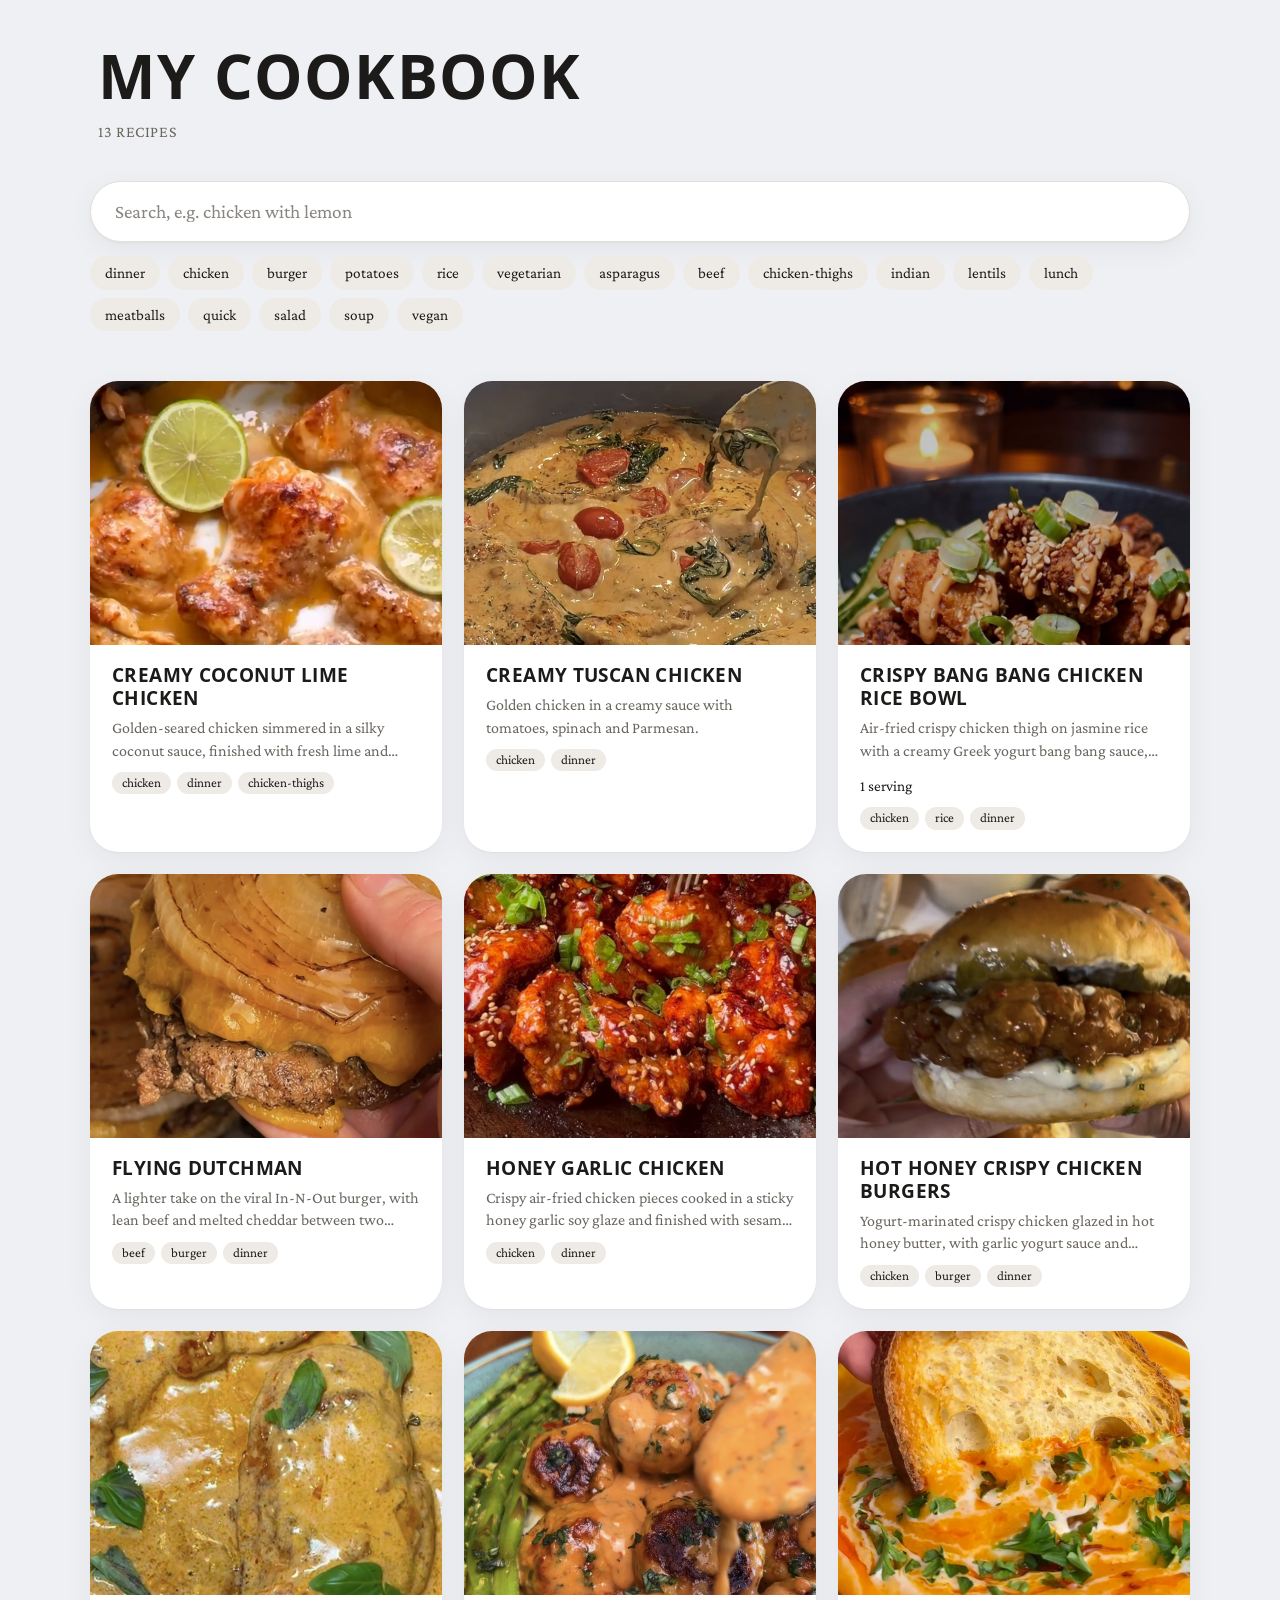
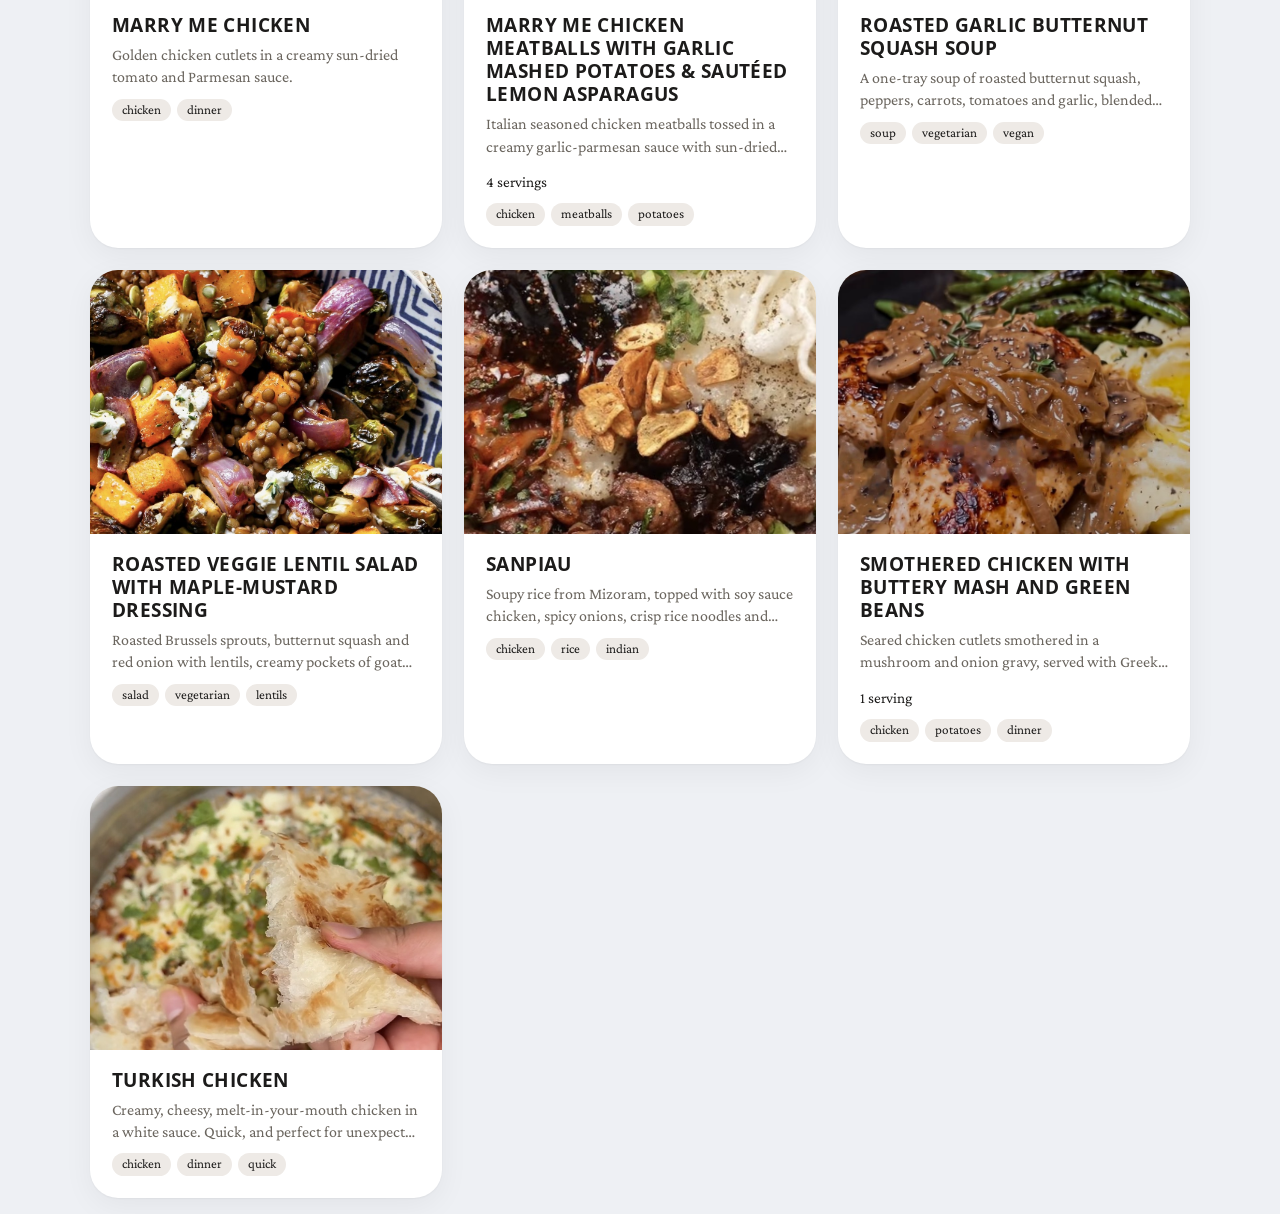
<file: site/index.html>
<!doctype html>
<html lang="en">
<head>
<meta charset="utf-8">
<meta name="viewport" content="width=device-width, initial-scale=1">
<title>My Cookbook</title>
<meta name="description" content="Our collection of recipes">
<link rel="preconnect" href="https://fonts.googleapis.com">
<link rel="preconnect" href="https://fonts.gstatic.com" crossorigin>
<link href="https://fonts.googleapis.com/css2?family=Crimson+Pro:ital,wght@0,400;0,500;0,600;1,400&family=Open+Sans:wght@600;700&display=swap" rel="stylesheet">
<style>
/* ---------- Tokens ---------- */
:root {
  --bg: #eef0f4;
  --card: #ffffff;
  --ink: #1c1b1a;
  --muted: #6b665f;
  --panel: #eeeae6;
  --line: #1c1b1a;
  --soft-line: #e3dfd9;
  --accent: #4f6b35;
  --accent-ink: #ffffff;
  --shadow: 0 1px 2px rgba(20, 20, 20, 0.04), 0 8px 30px rgba(20, 20, 20, 0.05);
  --display: "Open Sans", system-ui, "Segoe UI", Arial, sans-serif;
  --serif: "Crimson Pro", Georgia, "Times New Roman", serif;
}

@media (prefers-color-scheme: dark) {
  :root:not([data-theme="light"]) {
    --bg: #131415;
    --card: #1c1d1f;
    --ink: #efece7;
    --muted: #a39d94;
    --panel: #282623;
    --line: #efece7;
    --soft-line: #34322f;
    --accent: #9dbb7a;
    --accent-ink: #14160f;
    --shadow: 0 1px 2px rgba(0, 0, 0, 0.3), 0 8px 30px rgba(0, 0, 0, 0.25);
    color-scheme: dark;
  }
}

:root[data-theme="dark"] {
  --bg: #131415;
  --card: #1c1d1f;
  --ink: #efece7;
  --muted: #a39d94;
  --panel: #282623;
  --line: #efece7;
  --soft-line: #34322f;
  --accent: #9dbb7a;
  --accent-ink: #14160f;
  --shadow: 0 1px 2px rgba(0, 0, 0, 0.3), 0 8px 30px rgba(0, 0, 0, 0.25);
  color-scheme: dark;
}

/* ---------- Base ---------- */
*, *::before, *::after { box-sizing: border-box; }

html { -webkit-text-size-adjust: 100%; }

body {
  margin: 0;
  background: var(--bg);
  color: var(--ink);
  font-family: var(--serif);
  font-size: 1.125rem;
  line-height: 1.55;
  padding: 16px;
}

img { display: block; max-width: 100%; }
a { color: inherit; }
h1, h2, h3, p, ul, ol, figure { margin: 0; }
ul, ol { padding: 0; list-style: none; }

.wrap { max-width: 1100px; margin: 0 auto; }

.topnav {
  max-width: 1100px;
  margin: 0 auto 14px;
  padding: 0 4px;
  font-size: 1rem;
}
.topnav a {
  text-decoration: none;
  color: var(--muted);
  letter-spacing: 0.04em;
  text-transform: uppercase;
  font-size: 0.85rem;
}
.topnav a:hover { color: var(--ink); }

/* ---------- Recipe sheet ---------- */
.sheet {
  max-width: 1100px;
  margin: 0 auto;
  background: var(--card);
  border-radius: 36px;
  box-shadow: var(--shadow);
  padding: 44px 48px 52px;
}

.sheet-head {
  display: flex;
  justify-content: space-between;
  align-items: flex-start;
  gap: 24px 40px;
  margin-bottom: 34px;
}

.sheet-head h1 {
  font-family: var(--display);
  font-weight: 700;
  font-size: clamp(1.9rem, 4.8vw, 3.2rem);
  line-height: 1.08;
  text-transform: uppercase;
  letter-spacing: 0.02em;
  overflow-wrap: anywhere;
}

.sub {
  margin-top: 14px;
  max-width: 38em;
  text-transform: uppercase;
  letter-spacing: 0.03em;
  font-size: 1rem;
  line-height: 1.4;
}

.meta {
  display: flex;
  flex-direction: column;
  gap: 14px;
  padding-top: 8px;
  flex: none;
}
.meta li {
  display: flex;
  align-items: center;
  gap: 12px;
  font-size: 1.25rem;
  white-space: nowrap;
}
.meta svg { width: 30px; height: 30px; flex: none; }
.meta a.watch {
  display: flex;
  align-items: center;
  gap: 12px;
  color: inherit;
  text-decoration: underline;
  text-decoration-thickness: 1px;
  text-underline-offset: 5px;
}
.meta a.watch:hover { color: var(--accent); }
.meta a.watch:focus-visible { outline: 2px solid var(--accent); outline-offset: 4px; border-radius: 4px; }

.hero {
  border-radius: 28px;
  overflow: hidden;
  aspect-ratio: 16 / 9;
  background: var(--panel);
  margin-bottom: 38px;
}
.hero img { width: 100%; height: 100%; object-fit: cover; }

.cols {
  display: grid;
  grid-template-columns: minmax(0, 0.8fr) minmax(0, 1.2fr);
  gap: 0;
  align-items: stretch;
}

.ingredients {
  background: var(--panel);
  border-radius: 28px;
  padding: 30px 34px 34px;
  align-self: start;
}

/* No method on the post: ingredients span the card in two columns */
.cols.no-steps { grid-template-columns: minmax(0, 1fr); }
.cols.no-steps .ingredients { columns: 2; column-gap: 56px; padding-bottom: 28px; }
.cols.no-steps .ingredients h2 { column-span: all; }
.cols.no-steps .ingredients h3:first-of-type { margin-top: 0; }
.cols.no-steps .ingredients h3 { break-after: avoid; }
.cols.no-steps .ingredients ul { break-inside: avoid; }

.ingredients h2,
.directions h2 {
  font-family: var(--serif);
  font-weight: 500;
  font-size: 2rem;
  letter-spacing: 0.02em;
  text-transform: uppercase;
  text-align: center;
  margin-bottom: 22px;
}

.ingredients h3 {
  font-size: 0.95rem;
  letter-spacing: 0.08em;
  text-transform: uppercase;
  color: var(--muted);
  margin: 20px 0 8px;
}

.ingredients li {
  padding: 5px 0;
  font-size: 1.15rem;
  line-height: 1.4;
}

.directions {
  border-left: 1.5px solid var(--line);
  margin-left: 40px;
  padding: 30px 0 0 40px;
}

.directions ol {
  counter-reset: step;
  display: grid;
  gap: 12px;
}
.directions h3 {
  font-size: 0.95rem;
  letter-spacing: 0.08em;
  text-transform: uppercase;
  color: var(--muted);
  margin: 0 0 12px;
}
.directions ol + h3 { margin-top: 30px; }
.directions li {
  counter-increment: step;
  display: grid;
  grid-template-columns: 1.6em 1fr;
  font-size: 1.15rem;
  line-height: 1.6;
}
.directions li::before {
  content: counter(step) ".";
  font-variant-numeric: tabular-nums;
}

.notes {
  margin-top: 40px;
  padding-top: 26px;
  border-top: 1px solid var(--soft-line);
}
.notes h2 {
  font-size: 1rem;
  letter-spacing: 0.08em;
  text-transform: uppercase;
  color: var(--muted);
  margin-bottom: 8px;
  font-weight: 500;
}
.notes p + p { margin-top: 10px; }

.credit {
  margin-top: 34px;
  font-size: 0.95rem;
  color: var(--muted);
  font-style: italic;
}

/* ---------- Listing page ---------- */
.masthead { padding: 28px 8px 10px; }
.masthead h1 {
  font-family: var(--display);
  font-weight: 700;
  text-transform: uppercase;
  letter-spacing: 0.02em;
  font-size: clamp(2.2rem, 6.5vw, 3.8rem);
  line-height: 1.05;
}
.masthead p {
  margin-top: 12px;
  text-transform: uppercase;
  letter-spacing: 0.04em;
  font-size: 1rem;
  color: var(--muted);
}

.searchbar { margin: 26px 0 14px; }
.searchbar input {
  width: 100%;
  font: inherit;
  font-size: 1.2rem;
  color: var(--ink);
  background: var(--card);
  border: 1.5px solid var(--soft-line);
  border-radius: 999px;
  padding: 15px 24px;
  box-shadow: var(--shadow);
  outline: none;
  -webkit-appearance: none;
  appearance: none;
}
.searchbar input::placeholder { color: var(--muted); opacity: 0.8; }
.searchbar input:focus { border-color: var(--accent); }

.tags { display: flex; flex-wrap: wrap; gap: 8px; margin: 0 0 8px; }
.tags button {
  font: inherit;
  font-size: 0.95rem;
  color: var(--ink);
  background: var(--panel);
  border: 1.5px solid transparent;
  border-radius: 999px;
  padding: 4px 14px;
  cursor: pointer;
}
.tags button[aria-pressed="true"] {
  background: var(--accent);
  color: var(--accent-ink);
}
.tags button:focus-visible { outline: 2px solid var(--accent); outline-offset: 2px; }

.status {
  min-height: 1.6em;
  margin: 10px 4px 14px;
  font-size: 1rem;
  color: var(--muted);
}

.grid {
  display: grid;
  grid-template-columns: repeat(auto-fill, minmax(260px, 1fr));
  gap: 22px;
}

.card {
  background: var(--card);
  border-radius: 28px;
  overflow: hidden;
  box-shadow: var(--shadow);
}
.card[hidden] { display: none; }
.card a {
  display: flex;
  flex-direction: column;
  height: 100%;
  text-decoration: none;
}
.card .thumb {
  aspect-ratio: 4 / 3;
  background: var(--panel);
  overflow: hidden;
  display: grid;
  place-items: center;
}
.card .thumb img { width: 100%; height: 100%; object-fit: cover; transition: transform 0.4s ease; }
.card a:hover .thumb img { transform: scale(1.03); }
.card .thumb .initial {
  font-family: var(--display);
  font-weight: 700;
  font-size: 4rem;
  color: var(--muted);
  opacity: 0.55;
}
.card .body { padding: 18px 22px 22px; }
.card h2 {
  font-family: var(--display);
  font-weight: 700;
  font-size: 1.2rem;
  line-height: 1.2;
  letter-spacing: 0.02em;
  text-transform: uppercase;
}
.card .desc {
  margin-top: 8px;
  font-size: 1rem;
  line-height: 1.4;
  color: var(--muted);
  display: -webkit-box;
  -webkit-line-clamp: 2;
  -webkit-box-orient: vertical;
  overflow: hidden;
}
.card .facts {
  margin-top: 12px;
  display: flex;
  flex-wrap: wrap;
  gap: 4px 14px;
  font-size: 0.95rem;
}
.card .chips { margin-top: 10px; display: flex; flex-wrap: wrap; gap: 6px; }
.card .chips span {
  font-size: 0.82rem;
  background: var(--panel);
  border-radius: 999px;
  padding: 1px 10px;
}

.empty {
  text-align: center;
  color: var(--muted);
  padding: 50px 10px;
}
.empty[hidden] { display: none; }

footer.site {
  max-width: 1100px;
  margin: 36px auto 8px;
  text-align: center;
  font-size: 0.9rem;
  color: var(--muted);
}

/* ---------- Small screens ---------- */
@media (max-width: 760px) {
  body { padding: 16px; font-size: 1.06rem; }
  .sheet { border-radius: 28px; padding: 26px 20px 34px; }
  .sheet-head { flex-direction: column; gap: 18px; margin-bottom: 24px; }
  .meta { flex-direction: row; flex-wrap: wrap; gap: 8px 22px; padding-top: 0; }
  .meta li { font-size: 1.1rem; }
  .meta svg { width: 26px; height: 26px; }
  .hero { aspect-ratio: 4 / 3; border-radius: 22px; margin-bottom: 26px; }
  .cols { grid-template-columns: 1fr; gap: 30px; }
  .cols.no-steps .ingredients { columns: 1; }
  .ingredients { border-radius: 22px; padding: 24px 22px 26px; }
  .directions { border-left: 0; margin-left: 0; padding: 0; }
  .ingredients h2, .directions h2 { font-size: 1.7rem; }
}

/* ---------- Print ---------- */
@media print {
  body { background: #fff; padding: 0; color: #000; }
  .topnav, footer.site { display: none; }
  .sheet { box-shadow: none; border-radius: 0; padding: 0; background: #fff; }
  .hero { aspect-ratio: 16 / 7; }
  .ingredients { background: #f1eeea; }
}

</style>
</head>
<body>
<div class="wrap" id="listview">
  <header class="masthead">
    <h1>My Cookbook</h1>
    <p>13 recipes</p>
  </header>
  <div class="searchbar">
    <input id="q" type="search" placeholder="Search, e.g. chicken with lemon" aria-label="Search recipes" autocomplete="off" enterkeyhint="search">
  </div>
  <div id="tags" class="tags" aria-label="Filter by tag"><button type="button" data-tag="dinner" aria-pressed="false">dinner</button><button type="button" data-tag="chicken" aria-pressed="false">chicken</button><button type="button" data-tag="burger" aria-pressed="false">burger</button><button type="button" data-tag="potatoes" aria-pressed="false">potatoes</button><button type="button" data-tag="rice" aria-pressed="false">rice</button><button type="button" data-tag="vegetarian" aria-pressed="false">vegetarian</button><button type="button" data-tag="asparagus" aria-pressed="false">asparagus</button><button type="button" data-tag="beef" aria-pressed="false">beef</button><button type="button" data-tag="chicken-thighs" aria-pressed="false">chicken-thighs</button><button type="button" data-tag="indian" aria-pressed="false">indian</button><button type="button" data-tag="lentils" aria-pressed="false">lentils</button><button type="button" data-tag="lunch" aria-pressed="false">lunch</button><button type="button" data-tag="meatballs" aria-pressed="false">meatballs</button><button type="button" data-tag="quick" aria-pressed="false">quick</button><button type="button" data-tag="salad" aria-pressed="false">salad</button><button type="button" data-tag="soup" aria-pressed="false">soup</button><button type="button" data-tag="vegan" aria-pressed="false">vegan</button></div>
  <p id="status" class="status" role="status" aria-live="polite"></p>
  <div id="grid" class="grid">
    <article class="card" data-slug="creamy-coconut-lime-chicken"><a href="recipes/creamy-coconut-lime-chicken.html"><div class="thumb"><img src="images/creamy-coconut-lime-chicken.jpg" alt="" loading="lazy" decoding="async"></div><div class="body"><h2>Creamy Coconut Lime Chicken</h2><p class="desc">Golden-seared chicken simmered in a silky coconut sauce, finished with fresh lime and coriander.</p><div class="chips"><span>chicken</span><span>dinner</span><span>chicken-thighs</span></div></div></a></article><article class="card" data-slug="creamy-tuscan-chicken"><a href="recipes/creamy-tuscan-chicken.html"><div class="thumb"><img src="images/creamy-tuscan-chicken.jpg" alt="" loading="lazy" decoding="async"></div><div class="body"><h2>Creamy Tuscan Chicken</h2><p class="desc">Golden chicken in a creamy sauce with tomatoes, spinach and Parmesan.</p><div class="chips"><span>chicken</span><span>dinner</span></div></div></a></article><article class="card" data-slug="bang-bang-chicken-rice-bowl"><a href="recipes/bang-bang-chicken-rice-bowl.html"><div class="thumb"><img src="images/bang-bang-chicken-rice-bowl.jpg" alt="" loading="lazy" decoding="async"></div><div class="body"><h2>Crispy Bang Bang Chicken Rice Bowl</h2><p class="desc">Air-fried crispy chicken thigh on jasmine rice with a creamy Greek yogurt bang bang sauce, cucumber and scallions.</p><div class="facts"><span>1 serving</span></div><div class="chips"><span>chicken</span><span>rice</span><span>dinner</span></div></div></a></article><article class="card" data-slug="flying-dutchman"><a href="recipes/flying-dutchman.html"><div class="thumb"><img src="images/flying-dutchman.jpg" alt="" loading="lazy" decoding="async"></div><div class="body"><h2>Flying Dutchman</h2><p class="desc">A lighter take on the viral In-N-Out burger, with lean beef and melted cheddar between two grilled onion slices instead of a bun.</p><div class="chips"><span>beef</span><span>burger</span><span>dinner</span></div></div></a></article><article class="card" data-slug="honey-garlic-chicken"><a href="recipes/honey-garlic-chicken.html"><div class="thumb"><img src="images/honey-garlic-chicken.jpg" alt="" loading="lazy" decoding="async"></div><div class="body"><h2>Honey Garlic Chicken</h2><p class="desc">Crispy air-fried chicken pieces cooked in a sticky honey garlic soy glaze and finished with sesame seeds and green onions.</p><div class="chips"><span>chicken</span><span>dinner</span></div></div></a></article><article class="card" data-slug="hot-honey-crispy-chicken-burgers"><a href="recipes/hot-honey-crispy-chicken-burgers.html"><div class="thumb"><img src="images/hot-honey-crispy-chicken-burgers.jpg" alt="" loading="lazy" decoding="async"></div><div class="body"><h2>Hot Honey Crispy Chicken Burgers</h2><p class="desc">Yogurt-marinated crispy chicken glazed in hot honey butter, with garlic yogurt sauce and pickles.</p><div class="chips"><span>chicken</span><span>burger</span><span>dinner</span></div></div></a></article><article class="card" data-slug="marry-me-chicken"><a href="recipes/marry-me-chicken.html"><div class="thumb"><img src="images/marry-me-chicken.jpg" alt="" loading="lazy" decoding="async"></div><div class="body"><h2>Marry Me Chicken</h2><p class="desc">Golden chicken cutlets in a creamy sun-dried tomato and Parmesan sauce.</p><div class="chips"><span>chicken</span><span>dinner</span></div></div></a></article><article class="card" data-slug="marry-me-chicken-meatballs"><a href="recipes/marry-me-chicken-meatballs.html"><div class="thumb"><img src="images/marry-me-chicken-meatballs.jpg" alt="" loading="lazy" decoding="async"></div><div class="body"><h2>Marry Me Chicken Meatballs with Garlic Mashed Potatoes &amp; Sautéed Lemon Asparagus</h2><p class="desc">Italian seasoned chicken meatballs tossed in a creamy garlic-parmesan sauce with sun-dried tomatoes and fresh basil, served with garlic mashed potatoes and sautéed lemon asparagus.</p><div class="facts"><span>4 servings</span></div><div class="chips"><span>chicken</span><span>meatballs</span><span>potatoes</span></div></div></a></article><article class="card" data-slug="roasted-garlic-butternut-squash-soup"><a href="recipes/roasted-garlic-butternut-squash-soup.html"><div class="thumb"><img src="images/roasted-garlic-butternut-squash-soup.jpg" alt="" loading="lazy" decoding="async"></div><div class="body"><h2>Roasted Garlic Butternut Squash Soup</h2><p class="desc">A one-tray soup of roasted butternut squash, peppers, carrots, tomatoes and garlic, blended smooth and served with chili oil, coconut milk and sourdough.</p><div class="chips"><span>soup</span><span>vegetarian</span><span>vegan</span></div></div></a></article><article class="card" data-slug="roasted-veggie-lentil-salad"><a href="recipes/roasted-veggie-lentil-salad.html"><div class="thumb"><img src="images/roasted-veggie-lentil-salad.jpg" alt="" loading="lazy" decoding="async"></div><div class="body"><h2>Roasted Veggie Lentil Salad with Maple-Mustard Dressing</h2><p class="desc">Roasted Brussels sprouts, butternut squash and red onion with lentils, creamy pockets of goat cheese and a maple-mustard dressing.</p><div class="chips"><span>salad</span><span>vegetarian</span><span>lentils</span></div></div></a></article><article class="card" data-slug="sanpiau"><a href="recipes/sanpiau.html"><div class="thumb"><img src="images/sanpiau.jpg" alt="" loading="lazy" decoding="async"></div><div class="body"><h2>Sanpiau</h2><p class="desc">Soupy rice from Mizoram, topped with soy sauce chicken, spicy onions, crisp rice noodles and herbs.</p><div class="chips"><span>chicken</span><span>rice</span><span>indian</span></div></div></a></article><article class="card" data-slug="smothered-chicken-mash-green-beans"><a href="recipes/smothered-chicken-mash-green-beans.html"><div class="thumb"><img src="images/smothered-chicken-mash-green-beans.jpg" alt="" loading="lazy" decoding="async"></div><div class="body"><h2>Smothered Chicken with Buttery Mash and Green Beans</h2><p class="desc">Seared chicken cutlets smothered in a mushroom and onion gravy, served with Greek yogurt mash and blistered green beans.</p><div class="facts"><span>1 serving</span></div><div class="chips"><span>chicken</span><span>potatoes</span><span>dinner</span></div></div></a></article><article class="card" data-slug="turkish-chicken"><a href="recipes/turkish-chicken.html"><div class="thumb"><img src="images/turkish-chicken.jpg" alt="" loading="lazy" decoding="async"></div><div class="body"><h2>Turkish Chicken</h2><p class="desc">Creamy, cheesy, melt-in-your-mouth chicken in a white sauce. Quick, and perfect for unexpected guests.</p><div class="chips"><span>chicken</span><span>dinner</span><span>quick</span></div></div></a></article>
  </div>
  <p id="empty" class="empty" hidden>No recipe matches that search. Try fewer words.</p>
</div>

<script type="application/json" id="recipe-data">[{"slug": "creamy-coconut-lime-chicken", "title": "Creamy Coconut Lime Chicken", "description": "Golden-seared chicken simmered in a silky coconut sauce, finished with fresh lime and coriander.", "tags": ["chicken", "dinner", "chicken-thighs"], "ingredients": ["6–8 chicken thighs, or 4–5 breasts", "Paprika", "1 large shallot", "1 green chilli", "1 tbsp minced garlic", "1 tbsp minced ginger", "200 ml chicken stock", "400 ml coconut milk", "160 ml coconut cream", "1 tbsp dark soy sauce", "1 tbsp fish sauce", "Coriander", "Lime, zest and juice", "Olive oil, 1–2 tbsp", "Salt and pepper"], "steps": ["Heat 1–2 tbsp olive oil in a large pan. Add the chicken and season with salt, pepper and paprika. Cook on both sides until golden, then remove.", "Add the shallot and chilli and cook for 3–5 minutes over low heat. Stir through the ginger, garlic and lime zest and heat for 1–2 minutes.", "Pour in the stock, coconut milk and coconut cream. Keep a little cream back to top the chicken at the end.", "Mix in the soy sauce, return the chicken to the pan, cover and cook for 10–15 minutes over low heat, until the chicken is cooked through and the sauce has thickened.", "Serve with the fish sauce, lime juice, dollops of coconut cream, coriander and lime slices."]}, {"slug": "creamy-tuscan-chicken", "title": "Creamy Tuscan Chicken", "description": "Golden chicken in a creamy sauce with tomatoes, spinach and Parmesan.", "tags": ["chicken", "dinner"], "ingredients": ["3 chicken breasts, sliced in half", "Salt and pepper", "½ tsp smoked paprika", "1 tsp garlic powder", "1 tbsp Italian seasoning", "1 tsp dried parsley", "½ tsp chili flakes (optional)", "1 tbsp butter", "½ onion, diced", "3 garlic cloves, minced", "1 cup grape tomatoes, halved", "2 cups spinach", "1 cup heavy cream", "¼ cup Parmesan", "Salt and pepper", "Fresh parsley"], "steps": ["Season and cook the chicken until golden; set aside.", "Sauté the onion and garlic in butter.", "Add the tomatoes, then the spinach.", "Stir in the heavy cream and Parmesan until creamy.", "Season with salt and pepper, return the chicken to the pan, simmer for 2–3 minutes, garnish with parsley, and enjoy!"]}, {"slug": "bang-bang-chicken-rice-bowl", "title": "Crispy Bang Bang Chicken Rice Bowl", "description": "Air-fried crispy chicken thigh on jasmine rice with a creamy Greek yogurt bang bang sauce, cucumber and scallions.", "tags": ["chicken", "rice", "dinner"], "ingredients": ["⅓ cup plain nonfat Greek yogurt", "2 tsp honey", "1 tsp rice vinegar", "1 tsp sriracha", "1 tsp lime juice", "Pinch of salt", "8 oz (227 g) raw boneless, skinless chicken thigh", "2 tbsp cornstarch", "1 tsp garlic powder", "½ tsp smoked paprika", "1 tbsp olive oil", "1 cup cooked jasmine rice", "½ cucumber (150 g), thinly sliced", "2 scallions, sliced", "1 tsp sesame seeds", "Salt and black pepper, to taste"], "steps": ["Coat the chicken: Cut the chicken into chunks and pat dry. Toss with cornstarch, garlic powder, paprika, salt and pepper.", "Air fry evenly: Preheat to 400°F (200°C). Brush the chicken with oil and arrange in one layer. Air fry 12–15 minutes, shaking halfway, until crisp and 165°F (74°C) inside.", "Mix the sauce: Whisk the yogurt, honey, vinegar, sriracha, lime juice and salt until smooth.", "Prepare the toppings: Thinly slice the cucumber and scallions. Keep chilled.", "Warm the rice: Heat the cooked rice until steaming hot and spoon into a wide bowl.", "Build the bowl: Add the chicken, drizzle with sauce and scatter over the cucumber, scallions and sesame seeds."]}, {"slug": "flying-dutchman", "title": "Flying Dutchman", "description": "A lighter take on the viral In-N-Out burger, with lean beef and melted cheddar between two grilled onion slices instead of a bun.", "tags": ["beef", "burger", "dinner"], "ingredients": ["1 lb 93% lean ground beef", "3 large white or yellow onions (you may need extra to get enough thick middle slices)", "Low fat cheddar cheese slices", "Butter for frying (lighter than oil)", "Salt and pepper", "½ cup light mayo", "2 tbsp ketchup", "1–2 tbsp mustard", "Finely diced pickles", "1–2 tbsp pickle juice, depending on how thick you want it"], "steps": ["Cut thick rounds from the middle of your onions to make your onion buns.", "Form your beef into balls, season, and place on a hot skillet. Press flat and add salt and pepper. Let it cook until it looks almost cooked all the way through, then flip.", "Add American cheese and let it melt.", "Fry your onion slices in butter until golden and tender.", "Sandwich your cheesy burger patties between the onion slices, add your light burger sauce, and dig in!"]}, {"slug": "honey-garlic-chicken", "title": "Honey Garlic Chicken", "description": "Crispy air-fried chicken pieces cooked in a sticky honey garlic soy glaze and finished with sesame seeds and green onions.", "tags": ["chicken", "dinner"], "ingredients": ["Chicken breast", "Soy sauce", "Black pepper", "1 Egg", "Cornstarch", "Butter", "Soy sauce", "Garlic", "Sesame seeds", "Green onions", "Honey", "Water"], "steps": ["Mix the chicken breast pieces with soy sauce, black pepper and egg. Refrigerate in 15 min.", "Add the cornstarch to the mix. Cook the chicken in the air fryer. (The original fries it in oil.)", "Cook the air-fried chicken pieces in butter, soy sauce, garlic, sesame seeds, green onions, honey and water."]}, {"slug": "hot-honey-crispy-chicken-burgers", "title": "Hot Honey Crispy Chicken Burgers", "description": "Yogurt-marinated crispy chicken glazed in hot honey butter, with garlic yogurt sauce and pickles.", "tags": ["chicken", "burger", "dinner"], "ingredients": ["500 g chicken, cut into thin burger-sized pieces", "200 g Greek yogurt", "1 tbsp white vinegar", "2 tbsp hot sauce (optional)", "1 egg", "1 tbsp paprika", "1 tsp black pepper", "1 tbsp garlic powder", "1 tsp onion powder", "Pinch of salt", "1 cup chickpea flour", "1 cup cornflour", "Same seasonings as the chicken", "150 g Greek yogurt", "2 tbsp water", "1 tsp garlic powder", "½ tsp onion powder", "½ tsp black pepper", "Pinch of salt", "1 tbsp freshly chopped parsley", "Squeeze of lemon juice", "6–7 tbsp butter", "1 tbsp oil", "2 tbsp hot sauce (optional)", "3 tbsp honey", "4 burger buns (or sourdough bread)", "Pickles", "2 onions"], "steps": ["Marinate: Mix the Greek yogurt, vinegar, hot sauce, egg and chicken seasonings. Add the chicken and marinate for 30–40 minutes.", "Coat: Mix the chickpea flour, cornflour and seasonings. Coat each chicken piece in the flour mixture, dip back into the marinade, then coat in the flour again.", "Fry: Deep-fry (or shallow-fry) immediately in hot oil until golden, crispy and cooked through.", "Hot honey glaze: Melt the butter with the oil, then mix in the hot sauce and honey. Reserve some for the buns and coat the crispy chicken with the rest.", "Sauce: Mix all the sauce ingredients until smooth.", "Assemble: Spread garlic yogurt sauce on the buns, add the crispy chicken and pickles, then close the burgers. Brush the tops with the reserved hot honey glaze and serve with extra sauce. Fry onion rings as decoration."]}, {"slug": "marry-me-chicken", "title": "Marry Me Chicken", "description": "Golden chicken cutlets in a creamy sun-dried tomato and Parmesan sauce.", "tags": ["chicken", "dinner"], "ingredients": ["3 large boneless, skinless chicken breasts, or 6 chicken cutlets (about 2½ pounds total), patted dry", "Kosher salt (such as Diamond Crystal) and black pepper", "¼ cup all-purpose flour", "3 tablespoons extra-virgin olive oil, plus more as needed", "3 tablespoons unsalted butter", "3 garlic cloves, chopped", "1 tablespoon tomato paste", "1 teaspoon dried oregano", "Red-pepper flakes, to taste", "1 cup low-sodium chicken stock", "½ to ¾ cup heavy cream", "½ cup (1½ ounces) grated Parmesan", "⅓ cup sliced sun-dried tomatoes, packed in oil", "½ tablespoon chicken bouillon (optional, this is my modification)", "Fresh basil, for serving"], "steps": ["Slice each chicken breast in half horizontally.", "Season both sides of the chicken with salt and pepper.", "Coat the chicken with flour and shake off the excess. Transfer the chicken to a plate.", "Heat the oil in a large pan over medium-high. Once hot, reduce the heat to medium and add the butter.", "As soon as it melts, add the chicken and cook until golden, about 5 minutes each side. Flip the chicken and cook the other side until golden, 4–5 minutes. Do this in batches, adding more oil if needed. Transfer the cutlets to a plate.", "Reduce the heat to low, add the garlic and cook until fragrant, 1 to 2 minutes. Add the tomato paste, stirring until the color deepens, about 2 minutes. Add the oregano and red-pepper flakes, to taste.", "Increase the heat to medium, add the stock and bring to a simmer, scraping up any bits from the bottom of the pan, about 5 minutes.", "Add the cream, stirring, until it thickens slightly, about 3 minutes.", "Watch the cream closely, reducing the heat if necessary, to maintain a gentle simmer. Stir in the Parmesan and the sun-dried tomatoes. Add more cream, if you like, and season the sauce. This is where I like to add the chicken bouillon. It is optional, but it really adds a lot more flavor.", "Place the chicken back in the pan to warm through, about 4 minutes. Remove from the heat and scatter basil on top. Serve with your favorite sides."]}, {"slug": "marry-me-chicken-meatballs", "title": "Marry Me Chicken Meatballs with Garlic Mashed Potatoes & Sautéed Lemon Asparagus", "description": "Italian seasoned chicken meatballs tossed in a creamy garlic-parmesan sauce with sun-dried tomatoes and fresh basil, served with garlic mashed potatoes and sautéed lemon asparagus.", "tags": ["chicken", "meatballs", "potatoes", "asparagus", "dinner"], "ingredients": ["1 lb ground chicken", "¼ cup shredded parmesan", "¼ cup panko breadcrumbs", "½ white onion, finely diced", "2 garlic cloves, minced", "1 egg", "1 tbsp Italian seasoning", "½ tsp salt", "¼ tsp black pepper", "Olive oil, a small splash", "¼ cup white onion, finely diced", "½ cup jarred sun-dried tomatoes in oil, drained and chopped", "1 tbsp tomato paste", "3 garlic cloves, minced", "1½ cups chicken broth", "¾ cup heavy cream", "½ cup shredded parmesan", "1 tsp Italian seasoning", "¼–½ tsp red pepper flakes, depending on spice preference", "Fresh basil, thinly sliced", "2 lb Yukon gold potatoes, peeled and diced", "3 garlic cloves, minced", "¼ cup butter", "¾ cup milk of choice", "¼ tsp + ⅛ tsp salt (plus extra for boiling the potatoes)", "Cracked black pepper, to taste", "1 bundle of asparagus", "Olive oil", "Salt", "Cracked black pepper", "Lemon zest"], "steps": ["Heat the oven to 400°F (200°C) and grease a baking dish with cooking spray.", "Combine the meatball ingredients in a large bowl. Roll the mixture into 1-inch (2.5 cm) balls and place them in the baking dish. (You can also brown the meatballs in a skillet for a few minutes per side before baking.)", "Bake the meatballs for 15–20 minutes.", "While the meatballs bake, heat a splash of olive oil in a large skillet over medium heat. Cook the diced onion for 2–3 minutes until tender. Add the sun-dried tomatoes and garlic, stir in the tomato paste and cook for a few minutes.", "Add the broth, cream, parmesan, Italian seasoning and red pepper flakes. Simmer over medium-high heat for 5–7 minutes, stirring occasionally, until combined and slightly thickened. The sauce may look thin, but it thickens as it cools.", "Add the cooked meatballs to the skillet and toss to coat. Garnish with basil and serve.", "Add the potatoes to a pot of cold water with a handful of salt. Cover and bring to a boil. Boil for 15–20 minutes or until the potatoes are tender.", "Heat the butter, milk and minced garlic together in a small pot over medium-low until the butter melts and it's warm throughout.", "Transfer the cooked potatoes to a large bowl and mash with a potato masher. Add the milk and butter mixture, salt and cracked pepper to taste. Continue mashing and mixing until smooth. (You can also use a handheld mixer to whip the potatoes.)", "Taste and adjust the seasonings, if needed.", "Add a splash of olive oil to a large skillet and heat over medium heat. Once hot, add the asparagus and sauté for 5–8 minutes or until just tender.", "Generously season with salt and pepper. Sprinkle lemon zest over the top and toss. (Sometimes we'll add a squeeze of lemon too!)"]}, {"slug": "roasted-garlic-butternut-squash-soup", "title": "Roasted Garlic Butternut Squash Soup", "description": "A one-tray soup of roasted butternut squash, peppers, carrots, tomatoes and garlic, blended smooth and served with chili oil, coconut milk and sourdough.", "tags": ["soup", "vegetarian", "vegan"], "ingredients": ["1 butternut squash, halved with seeds removed", "1 red onion, halved", "1 red bell pepper", "4 carrots, peeled", "2 heads garlic", "2–3 cups cherry tomatoes", "2–4 tbsp avocado or olive oil", "1 tsp each paprika, pepper and thyme", "Salt, to taste", "2 cups vegetable broth, plus more if needed", "Chili oil", "Coconut milk, for drizzling", "Fresh herbs", "Sourdough"], "steps": ["Preheat the oven to 425°F (220°C). Place the squash cut-side up on a baking tray and add the onion halves into the squash cavities. Place the bell pepper, carrots, garlic and cherry tomatoes on the tray.", "Drizzle everything with oil and season with salt, paprika, pepper and thyme. Try to rub the seasoning into the squash.", "Roast for 50–60 minutes, until everything is soft and caramelized.", "Scoop the squash out of the skin and add everything from the tray to a blender, including the roasted garlic (remove its skin) and the juices.", "Add the vegetable broth and blend until smooth.", "Warm the soup up however you like and adjust the seasonings as you see fit.", "Serve with chili oil, a drizzle of coconut milk, fresh herbs and some sourdough."]}, {"slug": "roasted-veggie-lentil-salad", "title": "Roasted Veggie Lentil Salad with Maple-Mustard Dressing", "description": "Roasted Brussels sprouts, butternut squash and red onion with lentils, creamy pockets of goat cheese and a maple-mustard dressing.", "tags": ["salad", "vegetarian", "lentils", "lunch"], "ingredients": ["1 cup brown or green lentils", "2 garlic cloves", "1 bay leaf", "1 lb Brussels sprouts", "4 cups peeled and cubed butternut squash", "1 small (or ½ large) red onion", "5 to 6 sprigs fresh thyme", "3 tbsp extra-virgin olive oil", "1 tsp ground coriander", "½ tsp paprika", "2 to 4 oz goat cheese", "¼ cup toasted pumpkin seeds", "2 tbsp apple cider vinegar", "1 tbsp maple syrup", "1 tbsp Dijon mustard", "¼ cup extra-virgin olive oil", "Kosher salt and cracked black pepper"], "steps": []}, {"slug": "sanpiau", "title": "Sanpiau", "description": "Soupy rice from Mizoram, topped with soy sauce chicken, spicy onions, crisp rice noodles and herbs.", "tags": ["chicken", "rice", "indian", "dinner"], "ingredients": ["250 g rice, soaked for 2–3 hours", "1.5 litres water, plus extra boiling water", "Chicken bouillon cubes or chicken stock, as needed", "Salt, to taste", "250 g boneless chicken, cubed", "4–5 garlic cloves, chopped", "1 medium onion, sliced", "1½ tbsp soy sauce", "Oil, for frying", "Onion, thinly sliced", "1 tsp red pepper flakes", "Black peppercorns, freshly roasted and crushed", "Salt, to taste", "Cilantro, chopped", "Hot oil, preferably from frying the chicken", "Long rice papadums or any rice papad (I used fried rice noodles)", "Green onions, chopped", "Fresh red chillies, thinly sliced", "Cilantro, chopped", "Fish sauce, to taste", "Extra crushed black pepper", "Fried garlic, optional"], "steps": ["Soak the rice for 2–3 hours, then drain. Add to a pressure cooker with 1.5 litres water, chicken bouillon (or stock) and salt. Cook for 3 whistles. Turn off the heat and let the pressure release naturally.", "Open the cooker and whisk or stir the rice to break down the grains. Add boiling water as needed and cook on low, stirring often, until the rice is completely soft, mushy and soupy. Adjust salt and keep warm.", "Heat oil over medium heat. Fry garlic and sliced onion until golden. Add the chicken and fry until golden and cooked through. Pour in the soy sauce, stir well and cook for another 2 minutes. Set aside, reserving some of the oil.", "Fry rice papad or dried rice noodles until crisp. In a dry pan, roast whole black peppercorns until fragrant, then crush them coarsely.", "Mix sliced onion, red pepper flakes, salt and freshly crushed pepper. Pour over a little hot oil or reserved chicken oil, toss well, then add chopped cilantro.", "Spoon the hot, soupy rice into a bowl. Top with soy sauce chicken, spicy onions, crisp papad or rice noodles, green onions, cilantro and red chillies. Finish with crushed black pepper, fish sauce and optional fried garlic. Serve hot!"]}, {"slug": "smothered-chicken-mash-green-beans", "title": "Smothered Chicken with Buttery Mash and Green Beans", "description": "Seared chicken cutlets smothered in a mushroom and onion gravy, served with Greek yogurt mash and blistered green beans.", "tags": ["chicken", "potatoes", "dinner"], "ingredients": ["1 cup chicken stock", "2 tsp cornstarch", "1 medium onion (150 g), thinly sliced", "4 oz (113 g) mushrooms, sliced", "2 sprigs fresh thyme", "1 tsp olive oil", "Salt and black pepper, to taste", "6 oz (170 g) raw boneless, skinless chicken breast", "8 oz (227 g) potatoes, peeled and cubed", "3 tbsp plain nonfat Greek yogurt", "1 tsp butter", "2 tsp olive oil", "1 cup green beans, trimmed", "½ tsp garlic powder", "½ tsp smoked paprika", "Fresh thyme, to finish"], "steps": ["Start the potatoes: Boil the potatoes in salted water for 15–20 minutes until tender. Drain and let them steam dry.", "Sear the chicken: Halve the breast into thin cutlets and season with garlic powder, paprika, salt and pepper. Brown in 2 tsp oil over medium-high heat, about 3 minutes per side. Transfer to a plate.", "Cook the vegetables: Add the remaining 1 tsp oil, the onion and the mushrooms. Cook for 6–8 minutes until softened and lightly browned.", "Finish the gravy: Whisk the cornstarch into the cold stock. Add it with the thyme and simmer until thickened. Return the chicken and simmer about 5 minutes, until 165°F (74°C) inside.", "Make the sides: Mash the potatoes with the yogurt and butter. Steam the beans in a skillet with a splash of water until tender-crisp, then evaporate the water and lightly blister them.", "Plate the meal: Remove the thyme stems. Serve the chicken and gravy with the mash and beans and finish with fresh thyme."]}, {"slug": "turkish-chicken", "title": "Turkish Chicken", "description": "Creamy, cheesy, melt-in-your-mouth chicken in a white sauce. Quick, and perfect for unexpected guests.", "tags": ["chicken", "dinner", "quick"], "ingredients": ["1 kg boneless chicken (5 pieces)", "200 g dahi (yogurt)", "1 tsp salt, or to taste", "1 tsp red chilli powder", "1 tsp black pepper powder", "1 tsp cumin (jeera) powder", "2 tsp paprika powder", "2 tbsp tomato paste", "2–3 tbsp ginger & garlic paste", "1 lemon", "2–3 cubes of butter, for cooking", "3–4 cubes of butter", "3 tbsp maida (all-purpose flour)", "1 cup milk", "1 tsp garlic granules", "½ tsp salt", "½ tsp chilli flakes", "½ tsp black pepper powder", "½ tsp oregano", "1 tsp parsley", "Mozzarella", "Parmesan", "Fresh parsley", "A little chilli flakes", "Toasted bread, pita, rice, crispy fries or laacha paratha"], "steps": ["Mix the chicken with the dahi, salt, red chilli powder, black pepper, cumin, paprika, tomato paste, ginger & garlic paste and the juice of the lemon. Mix well, cover and leave for 20–30 minutes for better flavour.", "Melt 2–3 cubes of butter in a pan, add the chicken and cook for 15–20 minutes on low-high heat.", "Melt 3–4 cubes of butter, add the maida and stir for 2–3 minutes on low-high heat.", "Add the milk and stir well. Add the garlic granules, salt, chilli flakes, black pepper, oregano and parsley, and mix until smooth.", "Pour the white sauce over the chicken.", "Add mozzarella and Parmesan, finish with fresh parsley and a little chilli flakes, and cook for only 4–5 minutes.", "Serve hot with toasted bread, pita, rice, crispy fries or laacha paratha."]}]</script>
<script>
/* Cookbook search: understands plain sentences such as
   "I want to make a chicken recipe which has lemon".
   Filler words are dropped, the remaining words must all match
   (title, tags, ingredients or method). Words after "without / no / not"
   are excluded. Works the same for typed or spoken text. */
(function () {
  var data = JSON.parse(document.getElementById("recipe-data").textContent);
  var input = document.getElementById("q");
  var statusEl = document.getElementById("status");
  var grid = document.getElementById("grid");
  var emptyEl = document.getElementById("empty");
  var tagBox = document.getElementById("tags");

  var STOP = new Set((
    "a an the i me my we our you your want wanna need needs would like love " +
    "to make making made cook cooking cooked prepare preparing recipe recipes " +
    "dish dishes meal something anything any some that which who whose has have " +
    "having had contains containing contain using use uses include includes " +
    "including in on of for is are be it its this please can could show find " +
    "give let lets tonight today tell about what how"
  ).split(" "));
  var NEG = new Set(["without", "no", "not", "except", "excluding", "minus"]);
  var NEG_END = new Set(["with", "and", "but", "plus", "also"]);

  function norm(s) {
    return String(s)
      .toLowerCase()
      .normalize("NFD")
      .replace(/[̀-ͯ]/g, "")
      .replace(/[^\p{L}\p{N}\s]/gu, " ");
  }
  function words(s) {
    return norm(s).split(/\s+/).filter(Boolean);
  }
  function variants(t) {
    var v = [t];
    if (t.length > 3 && t.slice(-1) === "s") v.push(t.slice(0, -1));
    if (t.length > 4 && t.slice(-2) === "es") v.push(t.slice(0, -2));
    if (t.length > 4 && t.slice(-3) === "ies") v.push(t.slice(0, -3) + "y");
    return v;
  }

  // Pre-compute searchable words per recipe, grouped by importance.
  data.forEach(function (r) {
    r._f = [
      { w: 3, words: words(r.title + " " + r.tags.join(" ")) },
      { w: 2, words: words(r.ingredients.join(" ")) },
      { w: 1, words: words(r.description + " " + r.steps.join(" ")) },
    ];
  });

  function weightFor(r, token) {
    var vs = variants(token);
    var best = 0;
    r._f.forEach(function (f) {
      if (best >= f.w) return;
      for (var i = 0; i < f.words.length; i++) {
        for (var j = 0; j < vs.length; j++) {
          if (f.words[i].indexOf(vs[j]) === 0) { best = f.w; return; }
        }
      }
    });
    return best;
  }

  function parse(text) {
    var pos = [], neg = [], negating = false;
    words(text).forEach(function (t) {
      if (NEG.has(t)) { negating = true; return; }
      if (NEG_END.has(t)) { negating = false; return; }
      if (STOP.has(t) || t.length < 2) return;
      (negating ? neg : pos).push(t);
    });
    return { pos: pos, neg: neg };
  }

  var cards = {};
  Array.prototype.forEach.call(grid.children, function (el) {
    cards[el.getAttribute("data-slug")] = el;
  });

  var activeTags = [];

  function show(list) {
    var shown = {};
    list.forEach(function (r) {
      shown[r.slug] = true;
      cards[r.slug].hidden = false;
      grid.appendChild(cards[r.slug]);
    });
    data.forEach(function (r) {
      if (!shown[r.slug]) cards[r.slug].hidden = true;
    });
    emptyEl.hidden = list.length > 0;
  }

  function byTitle(a, b) { return a.title.localeCompare(b.title); }

  function run() {
    var q = parse(input.value);
    var pool = data.filter(function (r) {
      return activeTags.every(function (t) { return r.tags.indexOf(t) !== -1; });
    });

    if (!q.pos.length && !q.neg.length) {
      show(pool.slice().sort(byTitle));
      statusEl.textContent = activeTags.length
        ? pool.length + (pool.length === 1 ? " recipe" : " recipes")
        : "";
      return;
    }

    var scored = pool.map(function (r) {
      var matched = 0, score = 0;
      q.pos.forEach(function (t) {
        var w = weightFor(r, t);
        if (w) { matched++; score += w; }
      });
      var blocked = q.neg.some(function (t) { return weightFor(r, t) > 0; });
      return { r: r, matched: matched, score: score, blocked: blocked };
    }).filter(function (s) { return !s.blocked; });

    var label = q.pos.join(" + ") + (q.neg.length ? " (without " + q.neg.join(", ") + ")" : "");
    var full = scored.filter(function (s) { return s.matched === q.pos.length; });

    if (full.length || !q.pos.length) {
      full.sort(function (a, b) { return b.score - a.score || byTitle(a.r, b.r); });
      show(full.map(function (s) { return s.r; }));
      statusEl.textContent = full.length
        ? full.length + (full.length === 1 ? " recipe" : " recipes") + " with " + label
        : "";
      return;
    }

    var partial = scored.filter(function (s) { return s.matched > 0; });
    partial.sort(function (a, b) { return b.matched - a.matched || b.score - a.score || byTitle(a.r, b.r); });
    show(partial.map(function (s) { return s.r; }));
    statusEl.textContent = partial.length
      ? "Nothing has all of " + label + ". Closest matches:"
      : "";
  }

  // Tag chips
  tagBox.addEventListener("click", function (e) {
    var b = e.target.closest("button");
    if (!b) return;
    var t = b.getAttribute("data-tag");
    var i = activeTags.indexOf(t);
    if (i === -1) activeTags.push(t); else activeTags.splice(i, 1);
    b.setAttribute("aria-pressed", i === -1 ? "true" : "false");
    run();
  });

  input.addEventListener("input", run);

  // ?q=chicken+lemon opens the page with a search already applied
  // (handy later for voice assistants or shortcuts).
  try {
    var preset = new URLSearchParams(location.search).get("q");
    if (preset) input.value = preset;
  } catch (err) { /* ignore */ }
  run();
})();

</script>
</body>
</html>
</file>
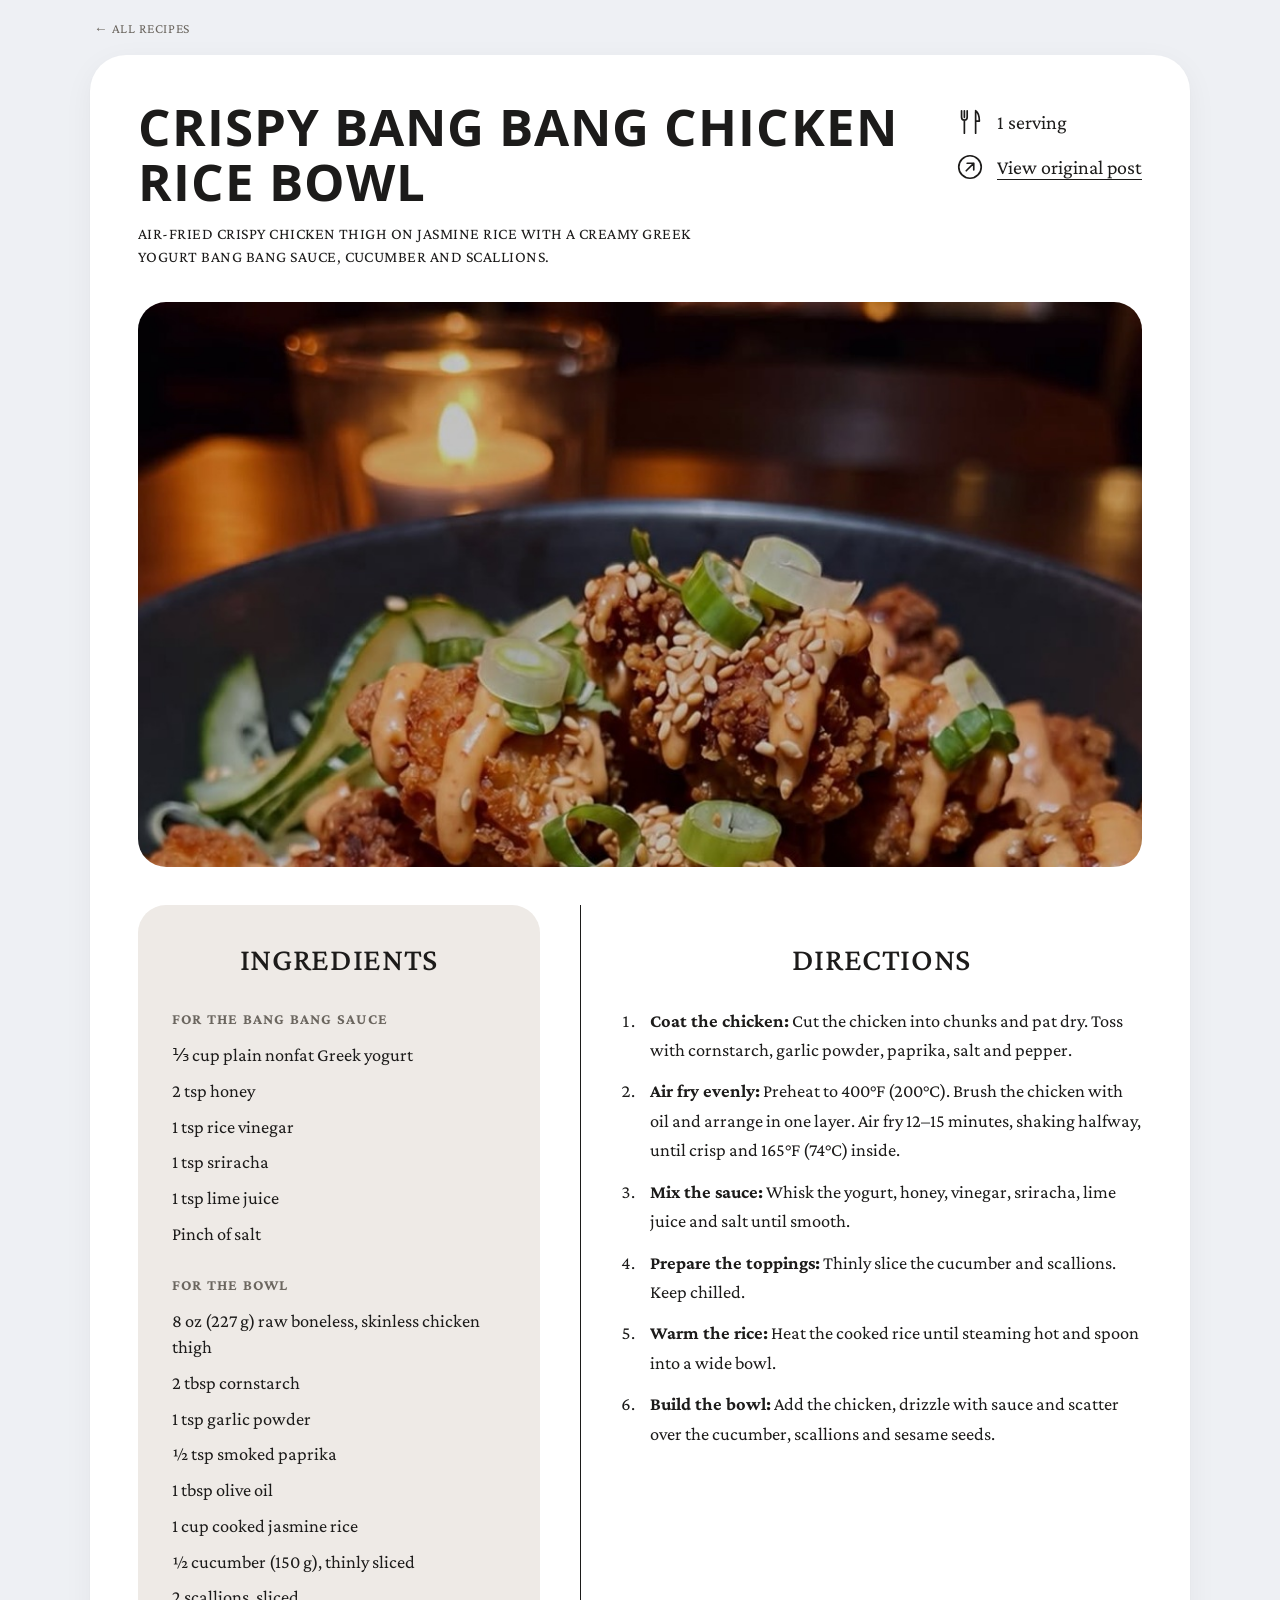
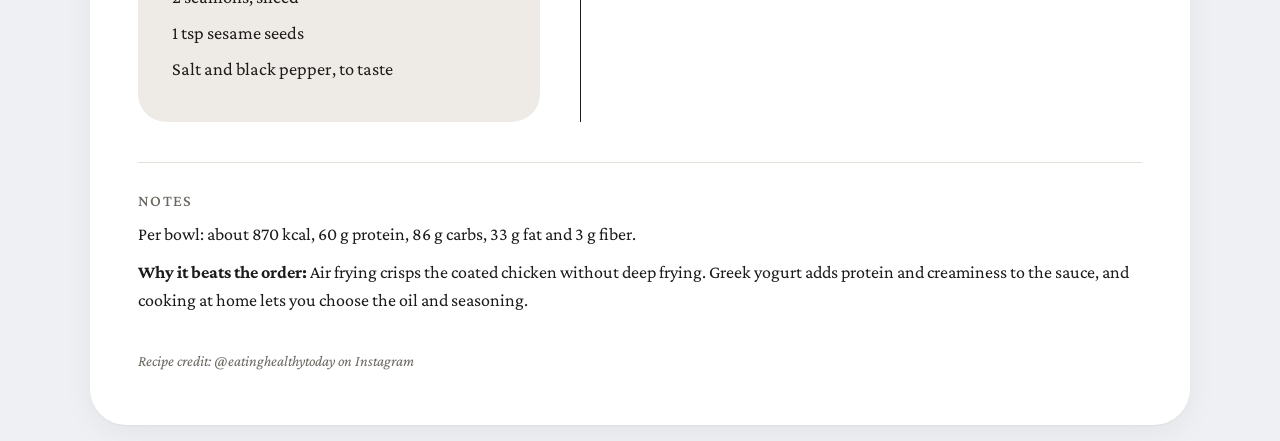
<file: site/recipes/bang-bang-chicken-rice-bowl.html>
<!doctype html>
<html lang="en">
<head>
<meta charset="utf-8">
<meta name="viewport" content="width=device-width, initial-scale=1">
<title>Crispy Bang Bang Chicken Rice Bowl · My Cookbook</title>
<meta name="description" content="Air-fried crispy chicken thigh on jasmine rice with a creamy Greek yogurt bang bang sauce, cucumber and scallions.">
<link rel="preconnect" href="https://fonts.googleapis.com">
<link rel="preconnect" href="https://fonts.gstatic.com" crossorigin>
<link href="https://fonts.googleapis.com/css2?family=Crimson+Pro:ital,wght@0,400;0,500;0,600;1,400&family=Open+Sans:wght@600;700&display=swap" rel="stylesheet">
<style>
/* ---------- Tokens ---------- */
:root {
  --bg: #eef0f4;
  --card: #ffffff;
  --ink: #1c1b1a;
  --muted: #6b665f;
  --panel: #eeeae6;
  --line: #1c1b1a;
  --soft-line: #e3dfd9;
  --accent: #4f6b35;
  --accent-ink: #ffffff;
  --shadow: 0 1px 2px rgba(20, 20, 20, 0.04), 0 8px 30px rgba(20, 20, 20, 0.05);
  --display: "Open Sans", system-ui, "Segoe UI", Arial, sans-serif;
  --serif: "Crimson Pro", Georgia, "Times New Roman", serif;
}

@media (prefers-color-scheme: dark) {
  :root:not([data-theme="light"]) {
    --bg: #131415;
    --card: #1c1d1f;
    --ink: #efece7;
    --muted: #a39d94;
    --panel: #282623;
    --line: #efece7;
    --soft-line: #34322f;
    --accent: #9dbb7a;
    --accent-ink: #14160f;
    --shadow: 0 1px 2px rgba(0, 0, 0, 0.3), 0 8px 30px rgba(0, 0, 0, 0.25);
    color-scheme: dark;
  }
}

:root[data-theme="dark"] {
  --bg: #131415;
  --card: #1c1d1f;
  --ink: #efece7;
  --muted: #a39d94;
  --panel: #282623;
  --line: #efece7;
  --soft-line: #34322f;
  --accent: #9dbb7a;
  --accent-ink: #14160f;
  --shadow: 0 1px 2px rgba(0, 0, 0, 0.3), 0 8px 30px rgba(0, 0, 0, 0.25);
  color-scheme: dark;
}

/* ---------- Base ---------- */
*, *::before, *::after { box-sizing: border-box; }

html { -webkit-text-size-adjust: 100%; }

body {
  margin: 0;
  background: var(--bg);
  color: var(--ink);
  font-family: var(--serif);
  font-size: 1.125rem;
  line-height: 1.55;
  padding: 16px;
}

img { display: block; max-width: 100%; }
a { color: inherit; }
h1, h2, h3, p, ul, ol, figure { margin: 0; }
ul, ol { padding: 0; list-style: none; }

.wrap { max-width: 1100px; margin: 0 auto; }

.topnav {
  max-width: 1100px;
  margin: 0 auto 14px;
  padding: 0 4px;
  font-size: 1rem;
}
.topnav a {
  text-decoration: none;
  color: var(--muted);
  letter-spacing: 0.04em;
  text-transform: uppercase;
  font-size: 0.85rem;
}
.topnav a:hover { color: var(--ink); }

/* ---------- Recipe sheet ---------- */
.sheet {
  max-width: 1100px;
  margin: 0 auto;
  background: var(--card);
  border-radius: 36px;
  box-shadow: var(--shadow);
  padding: 44px 48px 52px;
}

.sheet-head {
  display: flex;
  justify-content: space-between;
  align-items: flex-start;
  gap: 24px 40px;
  margin-bottom: 34px;
}

.sheet-head h1 {
  font-family: var(--display);
  font-weight: 700;
  font-size: clamp(1.9rem, 4.8vw, 3.2rem);
  line-height: 1.08;
  text-transform: uppercase;
  letter-spacing: 0.02em;
  overflow-wrap: anywhere;
}

.sub {
  margin-top: 14px;
  max-width: 38em;
  text-transform: uppercase;
  letter-spacing: 0.03em;
  font-size: 1rem;
  line-height: 1.4;
}

.meta {
  display: flex;
  flex-direction: column;
  gap: 14px;
  padding-top: 8px;
  flex: none;
}
.meta li {
  display: flex;
  align-items: center;
  gap: 12px;
  font-size: 1.25rem;
  white-space: nowrap;
}
.meta svg { width: 30px; height: 30px; flex: none; }
.meta a.watch {
  display: flex;
  align-items: center;
  gap: 12px;
  color: inherit;
  text-decoration: underline;
  text-decoration-thickness: 1px;
  text-underline-offset: 5px;
}
.meta a.watch:hover { color: var(--accent); }
.meta a.watch:focus-visible { outline: 2px solid var(--accent); outline-offset: 4px; border-radius: 4px; }

.hero {
  border-radius: 28px;
  overflow: hidden;
  aspect-ratio: 16 / 9;
  background: var(--panel);
  margin-bottom: 38px;
}
.hero img { width: 100%; height: 100%; object-fit: cover; }

.cols {
  display: grid;
  grid-template-columns: minmax(0, 0.8fr) minmax(0, 1.2fr);
  gap: 0;
  align-items: stretch;
}

.ingredients {
  background: var(--panel);
  border-radius: 28px;
  padding: 30px 34px 34px;
  align-self: start;
}

/* No method on the post: ingredients span the card in two columns */
.cols.no-steps { grid-template-columns: minmax(0, 1fr); }
.cols.no-steps .ingredients { columns: 2; column-gap: 56px; padding-bottom: 28px; }
.cols.no-steps .ingredients h2 { column-span: all; }
.cols.no-steps .ingredients h3:first-of-type { margin-top: 0; }
.cols.no-steps .ingredients h3 { break-after: avoid; }
.cols.no-steps .ingredients ul { break-inside: avoid; }

.ingredients h2,
.directions h2 {
  font-family: var(--serif);
  font-weight: 500;
  font-size: 2rem;
  letter-spacing: 0.02em;
  text-transform: uppercase;
  text-align: center;
  margin-bottom: 22px;
}

.ingredients h3 {
  font-size: 0.95rem;
  letter-spacing: 0.08em;
  text-transform: uppercase;
  color: var(--muted);
  margin: 20px 0 8px;
}

.ingredients li {
  padding: 5px 0;
  font-size: 1.15rem;
  line-height: 1.4;
}

.directions {
  border-left: 1.5px solid var(--line);
  margin-left: 40px;
  padding: 30px 0 0 40px;
}

.directions ol {
  counter-reset: step;
  display: grid;
  gap: 12px;
}
.directions h3 {
  font-size: 0.95rem;
  letter-spacing: 0.08em;
  text-transform: uppercase;
  color: var(--muted);
  margin: 0 0 12px;
}
.directions ol + h3 { margin-top: 30px; }
.directions li {
  counter-increment: step;
  display: grid;
  grid-template-columns: 1.6em 1fr;
  font-size: 1.15rem;
  line-height: 1.6;
}
.directions li::before {
  content: counter(step) ".";
  font-variant-numeric: tabular-nums;
}

.notes {
  margin-top: 40px;
  padding-top: 26px;
  border-top: 1px solid var(--soft-line);
}
.notes h2 {
  font-size: 1rem;
  letter-spacing: 0.08em;
  text-transform: uppercase;
  color: var(--muted);
  margin-bottom: 8px;
  font-weight: 500;
}
.notes p + p { margin-top: 10px; }

.credit {
  margin-top: 34px;
  font-size: 0.95rem;
  color: var(--muted);
  font-style: italic;
}

/* ---------- Listing page ---------- */
.masthead { padding: 28px 8px 10px; }
.masthead h1 {
  font-family: var(--display);
  font-weight: 700;
  text-transform: uppercase;
  letter-spacing: 0.02em;
  font-size: clamp(2.2rem, 6.5vw, 3.8rem);
  line-height: 1.05;
}
.masthead p {
  margin-top: 12px;
  text-transform: uppercase;
  letter-spacing: 0.04em;
  font-size: 1rem;
  color: var(--muted);
}

.searchbar { margin: 26px 0 14px; }
.searchbar input {
  width: 100%;
  font: inherit;
  font-size: 1.2rem;
  color: var(--ink);
  background: var(--card);
  border: 1.5px solid var(--soft-line);
  border-radius: 999px;
  padding: 15px 24px;
  box-shadow: var(--shadow);
  outline: none;
  -webkit-appearance: none;
  appearance: none;
}
.searchbar input::placeholder { color: var(--muted); opacity: 0.8; }
.searchbar input:focus { border-color: var(--accent); }

.tags { display: flex; flex-wrap: wrap; gap: 8px; margin: 0 0 8px; }
.tags button {
  font: inherit;
  font-size: 0.95rem;
  color: var(--ink);
  background: var(--panel);
  border: 1.5px solid transparent;
  border-radius: 999px;
  padding: 4px 14px;
  cursor: pointer;
}
.tags button[aria-pressed="true"] {
  background: var(--accent);
  color: var(--accent-ink);
}
.tags button:focus-visible { outline: 2px solid var(--accent); outline-offset: 2px; }

.status {
  min-height: 1.6em;
  margin: 10px 4px 14px;
  font-size: 1rem;
  color: var(--muted);
}

.grid {
  display: grid;
  grid-template-columns: repeat(auto-fill, minmax(260px, 1fr));
  gap: 22px;
}

.card {
  background: var(--card);
  border-radius: 28px;
  overflow: hidden;
  box-shadow: var(--shadow);
}
.card[hidden] { display: none; }
.card a {
  display: flex;
  flex-direction: column;
  height: 100%;
  text-decoration: none;
}
.card .thumb {
  aspect-ratio: 4 / 3;
  background: var(--panel);
  overflow: hidden;
  display: grid;
  place-items: center;
}
.card .thumb img { width: 100%; height: 100%; object-fit: cover; transition: transform 0.4s ease; }
.card a:hover .thumb img { transform: scale(1.03); }
.card .thumb .initial {
  font-family: var(--display);
  font-weight: 700;
  font-size: 4rem;
  color: var(--muted);
  opacity: 0.55;
}
.card .body { padding: 18px 22px 22px; }
.card h2 {
  font-family: var(--display);
  font-weight: 700;
  font-size: 1.2rem;
  line-height: 1.2;
  letter-spacing: 0.02em;
  text-transform: uppercase;
}
.card .desc {
  margin-top: 8px;
  font-size: 1rem;
  line-height: 1.4;
  color: var(--muted);
  display: -webkit-box;
  -webkit-line-clamp: 2;
  -webkit-box-orient: vertical;
  overflow: hidden;
}
.card .facts {
  margin-top: 12px;
  display: flex;
  flex-wrap: wrap;
  gap: 4px 14px;
  font-size: 0.95rem;
}
.card .chips { margin-top: 10px; display: flex; flex-wrap: wrap; gap: 6px; }
.card .chips span {
  font-size: 0.82rem;
  background: var(--panel);
  border-radius: 999px;
  padding: 1px 10px;
}

.empty {
  text-align: center;
  color: var(--muted);
  padding: 50px 10px;
}
.empty[hidden] { display: none; }

footer.site {
  max-width: 1100px;
  margin: 36px auto 8px;
  text-align: center;
  font-size: 0.9rem;
  color: var(--muted);
}

/* ---------- Small screens ---------- */
@media (max-width: 760px) {
  body { padding: 16px; font-size: 1.06rem; }
  .sheet { border-radius: 28px; padding: 26px 20px 34px; }
  .sheet-head { flex-direction: column; gap: 18px; margin-bottom: 24px; }
  .meta { flex-direction: row; flex-wrap: wrap; gap: 8px 22px; padding-top: 0; }
  .meta li { font-size: 1.1rem; }
  .meta svg { width: 26px; height: 26px; }
  .hero { aspect-ratio: 4 / 3; border-radius: 22px; margin-bottom: 26px; }
  .cols { grid-template-columns: 1fr; gap: 30px; }
  .cols.no-steps .ingredients { columns: 1; }
  .ingredients { border-radius: 22px; padding: 24px 22px 26px; }
  .directions { border-left: 0; margin-left: 0; padding: 0; }
  .ingredients h2, .directions h2 { font-size: 1.7rem; }
}

/* ---------- Print ---------- */
@media print {
  body { background: #fff; padding: 0; color: #000; }
  .topnav, footer.site { display: none; }
  .sheet { box-shadow: none; border-radius: 0; padding: 0; background: #fff; }
  .hero { aspect-ratio: 16 / 7; }
  .ingredients { background: #f1eeea; }
}

</style>
</head>
<body>
<nav class="topnav"><a href="../index.html">&larr; All recipes</a></nav>
<main class="sheet">
  <header class="sheet-head">
    <div>
      <h1>Crispy Bang Bang Chicken Rice Bowl</h1>
      <p class="sub">Air-fried crispy chicken thigh on jasmine rice with a creamy Greek yogurt bang bang sauce, cucumber and scallions.</p>
    </div>
    <ul class="meta"><li><svg viewBox="0 0 32 32" fill="none" stroke="currentColor" stroke-width="1.8" stroke-linecap="round" stroke-linejoin="round" aria-hidden="true"><path d="M7 4v7M10 4v7M13 4v7M7 11a3 3 0 0 0 6 0M10 14v14"/><path d="M22 28V4M22 4c3 2 4 7 4 11h-4"/></svg><span>1 serving</span></li><li><a class="watch" href="https://www.instagram.com/p/DemPTyKjjL4/?img_index=3" target="_blank" rel="noopener noreferrer"><svg viewBox="0 0 32 32" fill="none" stroke="currentColor" stroke-width="1.8" stroke-linecap="round" stroke-linejoin="round" aria-hidden="true"><circle cx="16" cy="16" r="12"/><path d="M12 20l8-8M13 12h7v7"/></svg><span>View original post</span></a></li></ul>
  </header>
  <figure class="hero"><img src="../images/bang-bang-chicken-rice-bowl.jpg" alt="Crispy Bang Bang Chicken Rice Bowl"></figure>
  <div class="cols">
    <section class="ingredients">
      <h2>Ingredients</h2>
      <h3>For the bang bang sauce</h3><ul><li>⅓ cup plain nonfat Greek yogurt</li><li>2 tsp honey</li><li>1 tsp rice vinegar</li><li>1 tsp sriracha</li><li>1 tsp lime juice</li><li>Pinch of salt</li></ul><h3>For the bowl</h3><ul><li>8 oz (227 g) raw boneless, skinless chicken thigh</li><li>2 tbsp cornstarch</li><li>1 tsp garlic powder</li><li>½ tsp smoked paprika</li><li>1 tbsp olive oil</li><li>1 cup cooked jasmine rice</li><li>½ cucumber (150 g), thinly sliced</li><li>2 scallions, sliced</li><li>1 tsp sesame seeds</li><li>Salt and black pepper, to taste</li></ul>
    </section>
    <section class="directions">
      <h2>Directions</h2>
      <ol><li><span><strong>Coat the chicken:</strong> Cut the chicken into chunks and pat dry. Toss with cornstarch, garlic powder, paprika, salt and pepper.</span></li><li><span><strong>Air fry evenly:</strong> Preheat to 400°F (200°C). Brush the chicken with oil and arrange in one layer. Air fry 12–15 minutes, shaking halfway, until crisp and 165°F (74°C) inside.</span></li><li><span><strong>Mix the sauce:</strong> Whisk the yogurt, honey, vinegar, sriracha, lime juice and salt until smooth.</span></li><li><span><strong>Prepare the toppings:</strong> Thinly slice the cucumber and scallions. Keep chilled.</span></li><li><span><strong>Warm the rice:</strong> Heat the cooked rice until steaming hot and spoon into a wide bowl.</span></li><li><span><strong>Build the bowl:</strong> Add the chicken, drizzle with sauce and scatter over the cucumber, scallions and sesame seeds.</span></li></ol>
    </section>
  </div>
  <section class="notes"><h2>Notes</h2><p>Per bowl: about 870 kcal, 60 g protein, 86 g carbs, 33 g fat and 3 g fiber.</p><p><strong>Why it beats the order:</strong> Air frying crisps the coated chicken without deep frying. Greek yogurt adds protein and creaminess to the sauce, and cooking at home lets you choose the oil and seasoning.</p></section>
  <p class="credit">Recipe credit: @eatinghealthytoday on Instagram</p>
</main>
</body>
</html>
</file>
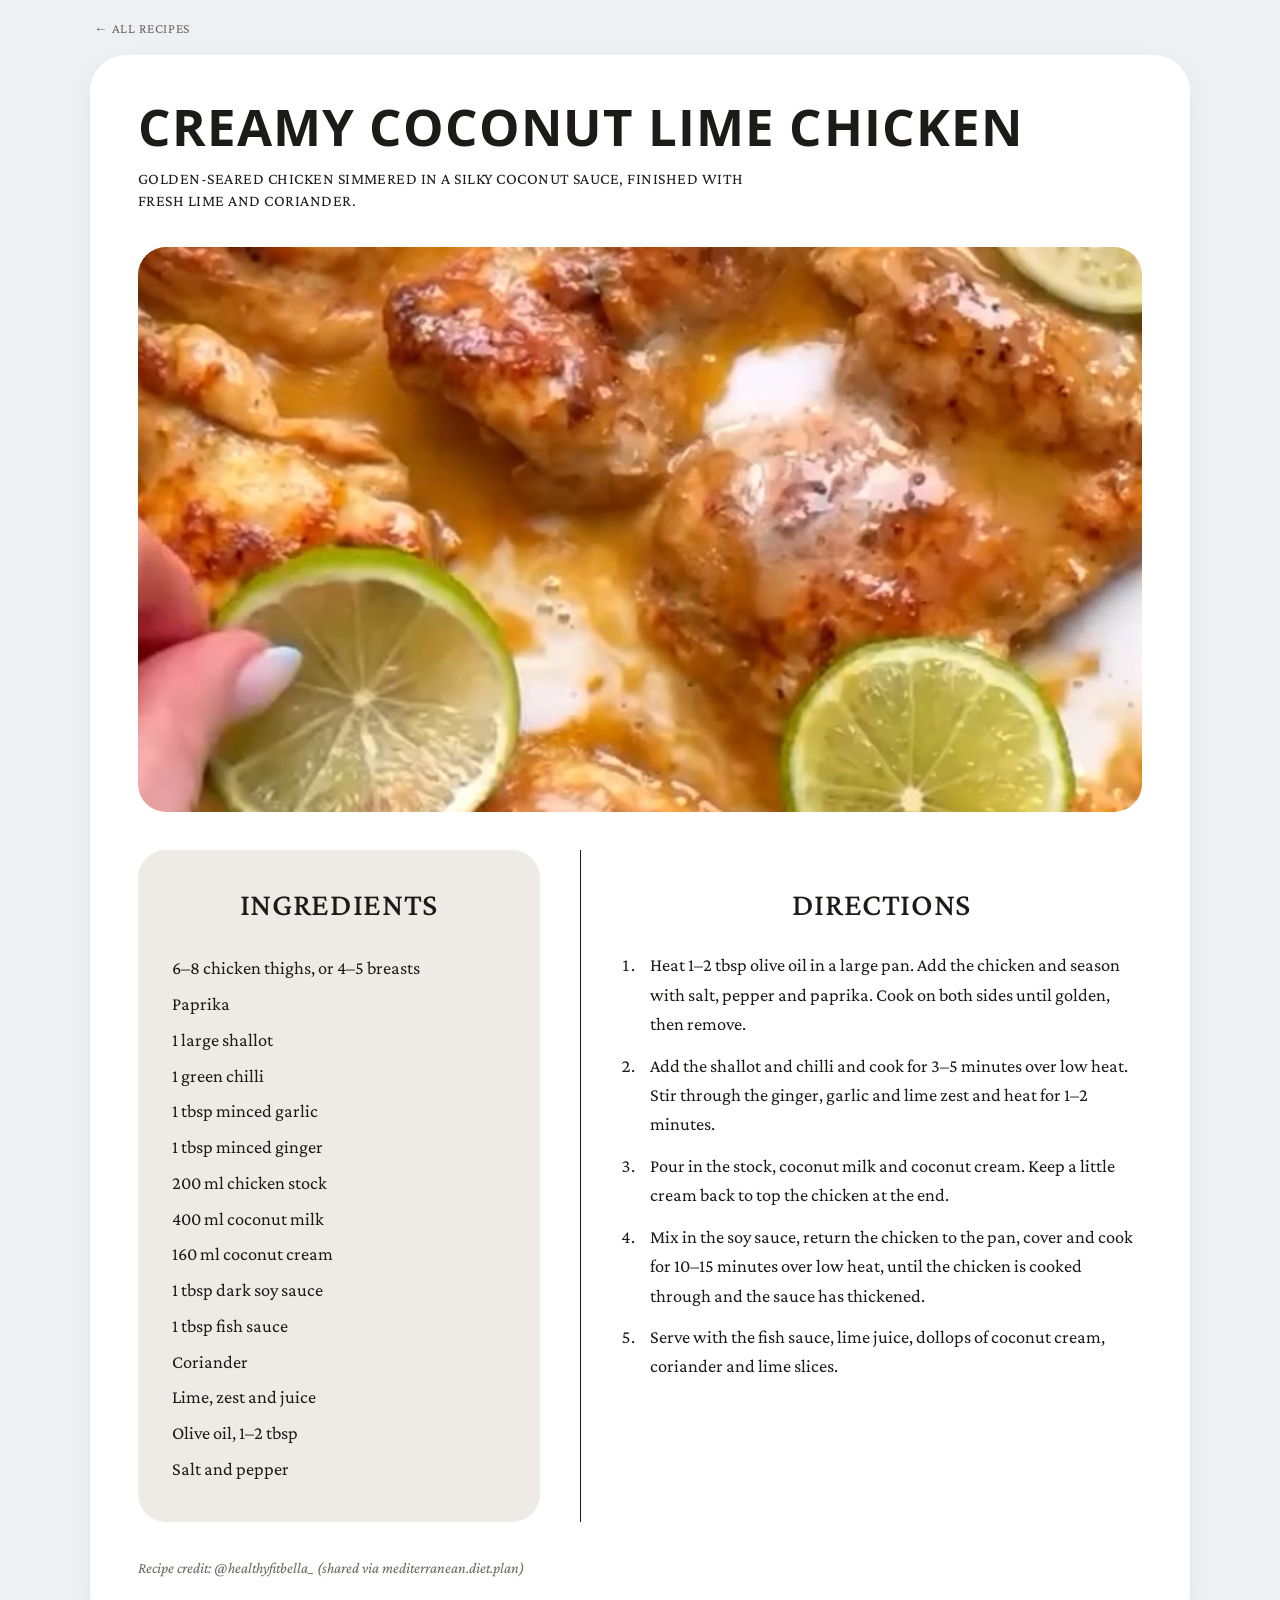
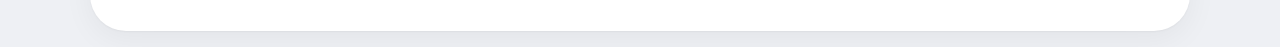
<file: site/recipes/creamy-coconut-lime-chicken.html>
<!doctype html>
<html lang="en">
<head>
<meta charset="utf-8">
<meta name="viewport" content="width=device-width, initial-scale=1">
<title>Creamy Coconut Lime Chicken · My Cookbook</title>
<meta name="description" content="Golden-seared chicken simmered in a silky coconut sauce, finished with fresh lime and coriander.">
<link rel="preconnect" href="https://fonts.googleapis.com">
<link rel="preconnect" href="https://fonts.gstatic.com" crossorigin>
<link href="https://fonts.googleapis.com/css2?family=Crimson+Pro:ital,wght@0,400;0,500;0,600;1,400&family=Open+Sans:wght@600;700&display=swap" rel="stylesheet">
<style>
/* ---------- Tokens ---------- */
:root {
  --bg: #eef0f4;
  --card: #ffffff;
  --ink: #1c1b1a;
  --muted: #6b665f;
  --panel: #eeeae6;
  --line: #1c1b1a;
  --soft-line: #e3dfd9;
  --accent: #4f6b35;
  --accent-ink: #ffffff;
  --shadow: 0 1px 2px rgba(20, 20, 20, 0.04), 0 8px 30px rgba(20, 20, 20, 0.05);
  --display: "Open Sans", system-ui, "Segoe UI", Arial, sans-serif;
  --serif: "Crimson Pro", Georgia, "Times New Roman", serif;
}

@media (prefers-color-scheme: dark) {
  :root:not([data-theme="light"]) {
    --bg: #131415;
    --card: #1c1d1f;
    --ink: #efece7;
    --muted: #a39d94;
    --panel: #282623;
    --line: #efece7;
    --soft-line: #34322f;
    --accent: #9dbb7a;
    --accent-ink: #14160f;
    --shadow: 0 1px 2px rgba(0, 0, 0, 0.3), 0 8px 30px rgba(0, 0, 0, 0.25);
    color-scheme: dark;
  }
}

:root[data-theme="dark"] {
  --bg: #131415;
  --card: #1c1d1f;
  --ink: #efece7;
  --muted: #a39d94;
  --panel: #282623;
  --line: #efece7;
  --soft-line: #34322f;
  --accent: #9dbb7a;
  --accent-ink: #14160f;
  --shadow: 0 1px 2px rgba(0, 0, 0, 0.3), 0 8px 30px rgba(0, 0, 0, 0.25);
  color-scheme: dark;
}

/* ---------- Base ---------- */
*, *::before, *::after { box-sizing: border-box; }

html { -webkit-text-size-adjust: 100%; }

body {
  margin: 0;
  background: var(--bg);
  color: var(--ink);
  font-family: var(--serif);
  font-size: 1.125rem;
  line-height: 1.55;
  padding: 16px;
}

img { display: block; max-width: 100%; }
a { color: inherit; }
h1, h2, h3, p, ul, ol, figure { margin: 0; }
ul, ol { padding: 0; list-style: none; }

.wrap { max-width: 1100px; margin: 0 auto; }

.topnav {
  max-width: 1100px;
  margin: 0 auto 14px;
  padding: 0 4px;
  font-size: 1rem;
}
.topnav a {
  text-decoration: none;
  color: var(--muted);
  letter-spacing: 0.04em;
  text-transform: uppercase;
  font-size: 0.85rem;
}
.topnav a:hover { color: var(--ink); }

/* ---------- Recipe sheet ---------- */
.sheet {
  max-width: 1100px;
  margin: 0 auto;
  background: var(--card);
  border-radius: 36px;
  box-shadow: var(--shadow);
  padding: 44px 48px 52px;
}

.sheet-head {
  display: flex;
  justify-content: space-between;
  align-items: flex-start;
  gap: 24px 40px;
  margin-bottom: 34px;
}

.sheet-head h1 {
  font-family: var(--display);
  font-weight: 700;
  font-size: clamp(1.9rem, 4.8vw, 3.2rem);
  line-height: 1.08;
  text-transform: uppercase;
  letter-spacing: 0.02em;
  overflow-wrap: anywhere;
}

.sub {
  margin-top: 14px;
  max-width: 38em;
  text-transform: uppercase;
  letter-spacing: 0.03em;
  font-size: 1rem;
  line-height: 1.4;
}

.meta {
  display: flex;
  flex-direction: column;
  gap: 14px;
  padding-top: 8px;
  flex: none;
}
.meta li {
  display: flex;
  align-items: center;
  gap: 12px;
  font-size: 1.25rem;
  white-space: nowrap;
}
.meta svg { width: 30px; height: 30px; flex: none; }
.meta a.watch {
  display: flex;
  align-items: center;
  gap: 12px;
  color: inherit;
  text-decoration: underline;
  text-decoration-thickness: 1px;
  text-underline-offset: 5px;
}
.meta a.watch:hover { color: var(--accent); }
.meta a.watch:focus-visible { outline: 2px solid var(--accent); outline-offset: 4px; border-radius: 4px; }

.hero {
  border-radius: 28px;
  overflow: hidden;
  aspect-ratio: 16 / 9;
  background: var(--panel);
  margin-bottom: 38px;
}
.hero img { width: 100%; height: 100%; object-fit: cover; }

.cols {
  display: grid;
  grid-template-columns: minmax(0, 0.8fr) minmax(0, 1.2fr);
  gap: 0;
  align-items: stretch;
}

.ingredients {
  background: var(--panel);
  border-radius: 28px;
  padding: 30px 34px 34px;
  align-self: start;
}

/* No method on the post: ingredients span the card in two columns */
.cols.no-steps { grid-template-columns: minmax(0, 1fr); }
.cols.no-steps .ingredients { columns: 2; column-gap: 56px; padding-bottom: 28px; }
.cols.no-steps .ingredients h2 { column-span: all; }
.cols.no-steps .ingredients h3:first-of-type { margin-top: 0; }
.cols.no-steps .ingredients h3 { break-after: avoid; }
.cols.no-steps .ingredients ul { break-inside: avoid; }

.ingredients h2,
.directions h2 {
  font-family: var(--serif);
  font-weight: 500;
  font-size: 2rem;
  letter-spacing: 0.02em;
  text-transform: uppercase;
  text-align: center;
  margin-bottom: 22px;
}

.ingredients h3 {
  font-size: 0.95rem;
  letter-spacing: 0.08em;
  text-transform: uppercase;
  color: var(--muted);
  margin: 20px 0 8px;
}

.ingredients li {
  padding: 5px 0;
  font-size: 1.15rem;
  line-height: 1.4;
}

.directions {
  border-left: 1.5px solid var(--line);
  margin-left: 40px;
  padding: 30px 0 0 40px;
}

.directions ol {
  counter-reset: step;
  display: grid;
  gap: 12px;
}
.directions h3 {
  font-size: 0.95rem;
  letter-spacing: 0.08em;
  text-transform: uppercase;
  color: var(--muted);
  margin: 0 0 12px;
}
.directions ol + h3 { margin-top: 30px; }
.directions li {
  counter-increment: step;
  display: grid;
  grid-template-columns: 1.6em 1fr;
  font-size: 1.15rem;
  line-height: 1.6;
}
.directions li::before {
  content: counter(step) ".";
  font-variant-numeric: tabular-nums;
}

.notes {
  margin-top: 40px;
  padding-top: 26px;
  border-top: 1px solid var(--soft-line);
}
.notes h2 {
  font-size: 1rem;
  letter-spacing: 0.08em;
  text-transform: uppercase;
  color: var(--muted);
  margin-bottom: 8px;
  font-weight: 500;
}
.notes p + p { margin-top: 10px; }

.credit {
  margin-top: 34px;
  font-size: 0.95rem;
  color: var(--muted);
  font-style: italic;
}

/* ---------- Listing page ---------- */
.masthead { padding: 28px 8px 10px; }
.masthead h1 {
  font-family: var(--display);
  font-weight: 700;
  text-transform: uppercase;
  letter-spacing: 0.02em;
  font-size: clamp(2.2rem, 6.5vw, 3.8rem);
  line-height: 1.05;
}
.masthead p {
  margin-top: 12px;
  text-transform: uppercase;
  letter-spacing: 0.04em;
  font-size: 1rem;
  color: var(--muted);
}

.searchbar { margin: 26px 0 14px; }
.searchbar input {
  width: 100%;
  font: inherit;
  font-size: 1.2rem;
  color: var(--ink);
  background: var(--card);
  border: 1.5px solid var(--soft-line);
  border-radius: 999px;
  padding: 15px 24px;
  box-shadow: var(--shadow);
  outline: none;
  -webkit-appearance: none;
  appearance: none;
}
.searchbar input::placeholder { color: var(--muted); opacity: 0.8; }
.searchbar input:focus { border-color: var(--accent); }

.tags { display: flex; flex-wrap: wrap; gap: 8px; margin: 0 0 8px; }
.tags button {
  font: inherit;
  font-size: 0.95rem;
  color: var(--ink);
  background: var(--panel);
  border: 1.5px solid transparent;
  border-radius: 999px;
  padding: 4px 14px;
  cursor: pointer;
}
.tags button[aria-pressed="true"] {
  background: var(--accent);
  color: var(--accent-ink);
}
.tags button:focus-visible { outline: 2px solid var(--accent); outline-offset: 2px; }

.status {
  min-height: 1.6em;
  margin: 10px 4px 14px;
  font-size: 1rem;
  color: var(--muted);
}

.grid {
  display: grid;
  grid-template-columns: repeat(auto-fill, minmax(260px, 1fr));
  gap: 22px;
}

.card {
  background: var(--card);
  border-radius: 28px;
  overflow: hidden;
  box-shadow: var(--shadow);
}
.card[hidden] { display: none; }
.card a {
  display: flex;
  flex-direction: column;
  height: 100%;
  text-decoration: none;
}
.card .thumb {
  aspect-ratio: 4 / 3;
  background: var(--panel);
  overflow: hidden;
  display: grid;
  place-items: center;
}
.card .thumb img { width: 100%; height: 100%; object-fit: cover; transition: transform 0.4s ease; }
.card a:hover .thumb img { transform: scale(1.03); }
.card .thumb .initial {
  font-family: var(--display);
  font-weight: 700;
  font-size: 4rem;
  color: var(--muted);
  opacity: 0.55;
}
.card .body { padding: 18px 22px 22px; }
.card h2 {
  font-family: var(--display);
  font-weight: 700;
  font-size: 1.2rem;
  line-height: 1.2;
  letter-spacing: 0.02em;
  text-transform: uppercase;
}
.card .desc {
  margin-top: 8px;
  font-size: 1rem;
  line-height: 1.4;
  color: var(--muted);
  display: -webkit-box;
  -webkit-line-clamp: 2;
  -webkit-box-orient: vertical;
  overflow: hidden;
}
.card .facts {
  margin-top: 12px;
  display: flex;
  flex-wrap: wrap;
  gap: 4px 14px;
  font-size: 0.95rem;
}
.card .chips { margin-top: 10px; display: flex; flex-wrap: wrap; gap: 6px; }
.card .chips span {
  font-size: 0.82rem;
  background: var(--panel);
  border-radius: 999px;
  padding: 1px 10px;
}

.empty {
  text-align: center;
  color: var(--muted);
  padding: 50px 10px;
}
.empty[hidden] { display: none; }

footer.site {
  max-width: 1100px;
  margin: 36px auto 8px;
  text-align: center;
  font-size: 0.9rem;
  color: var(--muted);
}

/* ---------- Small screens ---------- */
@media (max-width: 760px) {
  body { padding: 16px; font-size: 1.06rem; }
  .sheet { border-radius: 28px; padding: 26px 20px 34px; }
  .sheet-head { flex-direction: column; gap: 18px; margin-bottom: 24px; }
  .meta { flex-direction: row; flex-wrap: wrap; gap: 8px 22px; padding-top: 0; }
  .meta li { font-size: 1.1rem; }
  .meta svg { width: 26px; height: 26px; }
  .hero { aspect-ratio: 4 / 3; border-radius: 22px; margin-bottom: 26px; }
  .cols { grid-template-columns: 1fr; gap: 30px; }
  .cols.no-steps .ingredients { columns: 1; }
  .ingredients { border-radius: 22px; padding: 24px 22px 26px; }
  .directions { border-left: 0; margin-left: 0; padding: 0; }
  .ingredients h2, .directions h2 { font-size: 1.7rem; }
}

/* ---------- Print ---------- */
@media print {
  body { background: #fff; padding: 0; color: #000; }
  .topnav, footer.site { display: none; }
  .sheet { box-shadow: none; border-radius: 0; padding: 0; background: #fff; }
  .hero { aspect-ratio: 16 / 7; }
  .ingredients { background: #f1eeea; }
}

</style>
</head>
<body>
<nav class="topnav"><a href="../index.html">&larr; All recipes</a></nav>
<main class="sheet">
  <header class="sheet-head">
    <div>
      <h1>Creamy Coconut Lime Chicken</h1>
      <p class="sub">Golden-seared chicken simmered in a silky coconut sauce, finished with fresh lime and coriander.</p>
    </div>
    
  </header>
  <figure class="hero"><img src="../images/creamy-coconut-lime-chicken.jpg" alt="Creamy Coconut Lime Chicken"></figure>
  <div class="cols">
    <section class="ingredients">
      <h2>Ingredients</h2>
      <ul><li>6–8 chicken thighs, or 4–5 breasts</li><li>Paprika</li><li>1 large shallot</li><li>1 green chilli</li><li>1 tbsp minced garlic</li><li>1 tbsp minced ginger</li><li>200 ml chicken stock</li><li>400 ml coconut milk</li><li>160 ml coconut cream</li><li>1 tbsp dark soy sauce</li><li>1 tbsp fish sauce</li><li>Coriander</li><li>Lime, zest and juice</li><li>Olive oil, 1–2 tbsp</li><li>Salt and pepper</li></ul>
    </section>
    <section class="directions">
      <h2>Directions</h2>
      <ol><li><span>Heat 1–2 tbsp olive oil in a large pan. Add the chicken and season with salt, pepper and paprika. Cook on both sides until golden, then remove.</span></li><li><span>Add the shallot and chilli and cook for 3–5 minutes over low heat. Stir through the ginger, garlic and lime zest and heat for 1–2 minutes.</span></li><li><span>Pour in the stock, coconut milk and coconut cream. Keep a little cream back to top the chicken at the end.</span></li><li><span>Mix in the soy sauce, return the chicken to the pan, cover and cook for 10–15 minutes over low heat, until the chicken is cooked through and the sauce has thickened.</span></li><li><span>Serve with the fish sauce, lime juice, dollops of coconut cream, coriander and lime slices.</span></li></ol>
    </section>
  </div>
  
  <p class="credit">Recipe credit: @healthyfitbella_ (shared via mediterranean.diet.plan)</p>
</main>
</body>
</html>
</file>
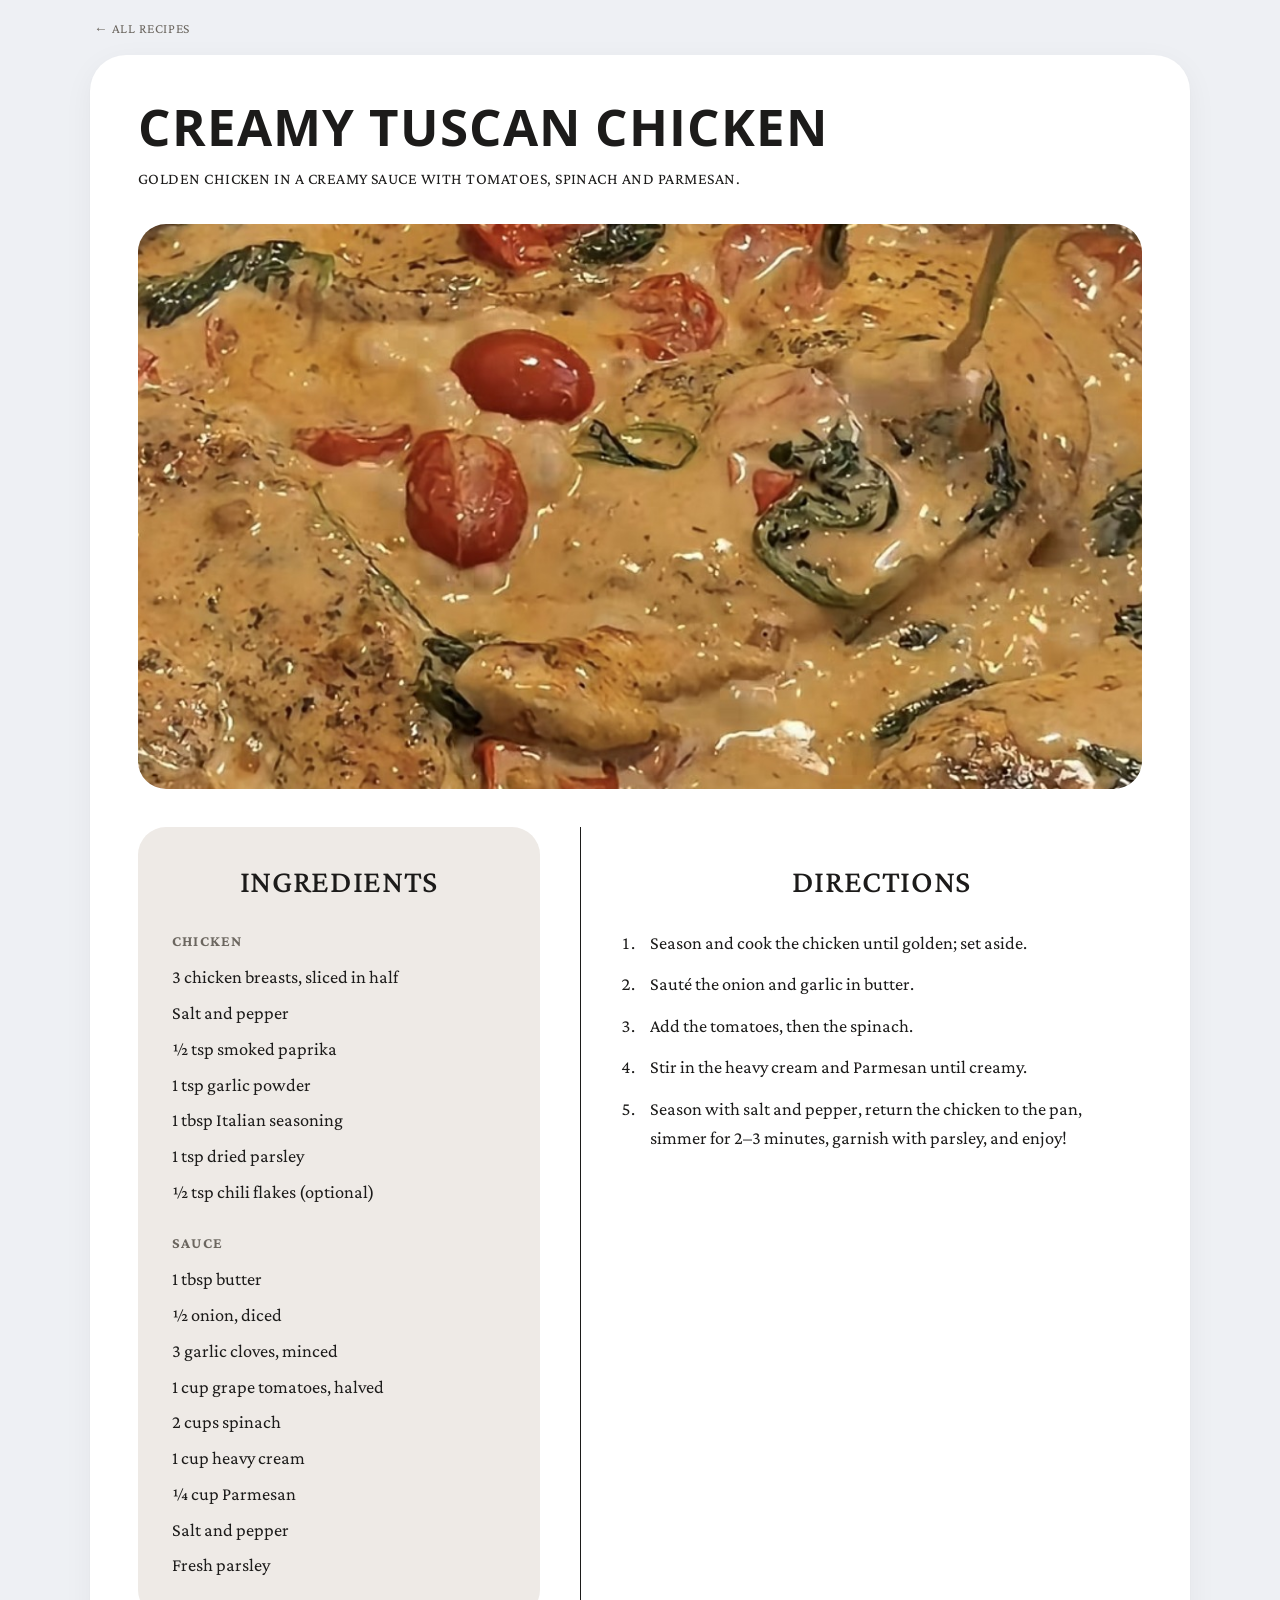
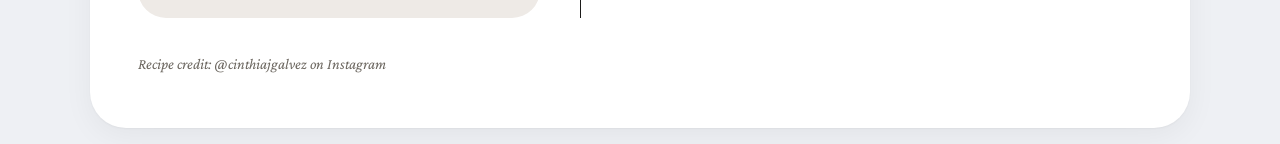
<file: site/recipes/creamy-tuscan-chicken.html>
<!doctype html>
<html lang="en">
<head>
<meta charset="utf-8">
<meta name="viewport" content="width=device-width, initial-scale=1">
<title>Creamy Tuscan Chicken · My Cookbook</title>
<meta name="description" content="Golden chicken in a creamy sauce with tomatoes, spinach and Parmesan.">
<link rel="preconnect" href="https://fonts.googleapis.com">
<link rel="preconnect" href="https://fonts.gstatic.com" crossorigin>
<link href="https://fonts.googleapis.com/css2?family=Crimson+Pro:ital,wght@0,400;0,500;0,600;1,400&family=Open+Sans:wght@600;700&display=swap" rel="stylesheet">
<style>
/* ---------- Tokens ---------- */
:root {
  --bg: #eef0f4;
  --card: #ffffff;
  --ink: #1c1b1a;
  --muted: #6b665f;
  --panel: #eeeae6;
  --line: #1c1b1a;
  --soft-line: #e3dfd9;
  --accent: #4f6b35;
  --accent-ink: #ffffff;
  --shadow: 0 1px 2px rgba(20, 20, 20, 0.04), 0 8px 30px rgba(20, 20, 20, 0.05);
  --display: "Open Sans", system-ui, "Segoe UI", Arial, sans-serif;
  --serif: "Crimson Pro", Georgia, "Times New Roman", serif;
}

@media (prefers-color-scheme: dark) {
  :root:not([data-theme="light"]) {
    --bg: #131415;
    --card: #1c1d1f;
    --ink: #efece7;
    --muted: #a39d94;
    --panel: #282623;
    --line: #efece7;
    --soft-line: #34322f;
    --accent: #9dbb7a;
    --accent-ink: #14160f;
    --shadow: 0 1px 2px rgba(0, 0, 0, 0.3), 0 8px 30px rgba(0, 0, 0, 0.25);
    color-scheme: dark;
  }
}

:root[data-theme="dark"] {
  --bg: #131415;
  --card: #1c1d1f;
  --ink: #efece7;
  --muted: #a39d94;
  --panel: #282623;
  --line: #efece7;
  --soft-line: #34322f;
  --accent: #9dbb7a;
  --accent-ink: #14160f;
  --shadow: 0 1px 2px rgba(0, 0, 0, 0.3), 0 8px 30px rgba(0, 0, 0, 0.25);
  color-scheme: dark;
}

/* ---------- Base ---------- */
*, *::before, *::after { box-sizing: border-box; }

html { -webkit-text-size-adjust: 100%; }

body {
  margin: 0;
  background: var(--bg);
  color: var(--ink);
  font-family: var(--serif);
  font-size: 1.125rem;
  line-height: 1.55;
  padding: 16px;
}

img { display: block; max-width: 100%; }
a { color: inherit; }
h1, h2, h3, p, ul, ol, figure { margin: 0; }
ul, ol { padding: 0; list-style: none; }

.wrap { max-width: 1100px; margin: 0 auto; }

.topnav {
  max-width: 1100px;
  margin: 0 auto 14px;
  padding: 0 4px;
  font-size: 1rem;
}
.topnav a {
  text-decoration: none;
  color: var(--muted);
  letter-spacing: 0.04em;
  text-transform: uppercase;
  font-size: 0.85rem;
}
.topnav a:hover { color: var(--ink); }

/* ---------- Recipe sheet ---------- */
.sheet {
  max-width: 1100px;
  margin: 0 auto;
  background: var(--card);
  border-radius: 36px;
  box-shadow: var(--shadow);
  padding: 44px 48px 52px;
}

.sheet-head {
  display: flex;
  justify-content: space-between;
  align-items: flex-start;
  gap: 24px 40px;
  margin-bottom: 34px;
}

.sheet-head h1 {
  font-family: var(--display);
  font-weight: 700;
  font-size: clamp(1.9rem, 4.8vw, 3.2rem);
  line-height: 1.08;
  text-transform: uppercase;
  letter-spacing: 0.02em;
  overflow-wrap: anywhere;
}

.sub {
  margin-top: 14px;
  max-width: 38em;
  text-transform: uppercase;
  letter-spacing: 0.03em;
  font-size: 1rem;
  line-height: 1.4;
}

.meta {
  display: flex;
  flex-direction: column;
  gap: 14px;
  padding-top: 8px;
  flex: none;
}
.meta li {
  display: flex;
  align-items: center;
  gap: 12px;
  font-size: 1.25rem;
  white-space: nowrap;
}
.meta svg { width: 30px; height: 30px; flex: none; }
.meta a.watch {
  display: flex;
  align-items: center;
  gap: 12px;
  color: inherit;
  text-decoration: underline;
  text-decoration-thickness: 1px;
  text-underline-offset: 5px;
}
.meta a.watch:hover { color: var(--accent); }
.meta a.watch:focus-visible { outline: 2px solid var(--accent); outline-offset: 4px; border-radius: 4px; }

.hero {
  border-radius: 28px;
  overflow: hidden;
  aspect-ratio: 16 / 9;
  background: var(--panel);
  margin-bottom: 38px;
}
.hero img { width: 100%; height: 100%; object-fit: cover; }

.cols {
  display: grid;
  grid-template-columns: minmax(0, 0.8fr) minmax(0, 1.2fr);
  gap: 0;
  align-items: stretch;
}

.ingredients {
  background: var(--panel);
  border-radius: 28px;
  padding: 30px 34px 34px;
  align-self: start;
}

/* No method on the post: ingredients span the card in two columns */
.cols.no-steps { grid-template-columns: minmax(0, 1fr); }
.cols.no-steps .ingredients { columns: 2; column-gap: 56px; padding-bottom: 28px; }
.cols.no-steps .ingredients h2 { column-span: all; }
.cols.no-steps .ingredients h3:first-of-type { margin-top: 0; }
.cols.no-steps .ingredients h3 { break-after: avoid; }
.cols.no-steps .ingredients ul { break-inside: avoid; }

.ingredients h2,
.directions h2 {
  font-family: var(--serif);
  font-weight: 500;
  font-size: 2rem;
  letter-spacing: 0.02em;
  text-transform: uppercase;
  text-align: center;
  margin-bottom: 22px;
}

.ingredients h3 {
  font-size: 0.95rem;
  letter-spacing: 0.08em;
  text-transform: uppercase;
  color: var(--muted);
  margin: 20px 0 8px;
}

.ingredients li {
  padding: 5px 0;
  font-size: 1.15rem;
  line-height: 1.4;
}

.directions {
  border-left: 1.5px solid var(--line);
  margin-left: 40px;
  padding: 30px 0 0 40px;
}

.directions ol {
  counter-reset: step;
  display: grid;
  gap: 12px;
}
.directions h3 {
  font-size: 0.95rem;
  letter-spacing: 0.08em;
  text-transform: uppercase;
  color: var(--muted);
  margin: 0 0 12px;
}
.directions ol + h3 { margin-top: 30px; }
.directions li {
  counter-increment: step;
  display: grid;
  grid-template-columns: 1.6em 1fr;
  font-size: 1.15rem;
  line-height: 1.6;
}
.directions li::before {
  content: counter(step) ".";
  font-variant-numeric: tabular-nums;
}

.notes {
  margin-top: 40px;
  padding-top: 26px;
  border-top: 1px solid var(--soft-line);
}
.notes h2 {
  font-size: 1rem;
  letter-spacing: 0.08em;
  text-transform: uppercase;
  color: var(--muted);
  margin-bottom: 8px;
  font-weight: 500;
}
.notes p + p { margin-top: 10px; }

.credit {
  margin-top: 34px;
  font-size: 0.95rem;
  color: var(--muted);
  font-style: italic;
}

/* ---------- Listing page ---------- */
.masthead { padding: 28px 8px 10px; }
.masthead h1 {
  font-family: var(--display);
  font-weight: 700;
  text-transform: uppercase;
  letter-spacing: 0.02em;
  font-size: clamp(2.2rem, 6.5vw, 3.8rem);
  line-height: 1.05;
}
.masthead p {
  margin-top: 12px;
  text-transform: uppercase;
  letter-spacing: 0.04em;
  font-size: 1rem;
  color: var(--muted);
}

.searchbar { margin: 26px 0 14px; }
.searchbar input {
  width: 100%;
  font: inherit;
  font-size: 1.2rem;
  color: var(--ink);
  background: var(--card);
  border: 1.5px solid var(--soft-line);
  border-radius: 999px;
  padding: 15px 24px;
  box-shadow: var(--shadow);
  outline: none;
  -webkit-appearance: none;
  appearance: none;
}
.searchbar input::placeholder { color: var(--muted); opacity: 0.8; }
.searchbar input:focus { border-color: var(--accent); }

.tags { display: flex; flex-wrap: wrap; gap: 8px; margin: 0 0 8px; }
.tags button {
  font: inherit;
  font-size: 0.95rem;
  color: var(--ink);
  background: var(--panel);
  border: 1.5px solid transparent;
  border-radius: 999px;
  padding: 4px 14px;
  cursor: pointer;
}
.tags button[aria-pressed="true"] {
  background: var(--accent);
  color: var(--accent-ink);
}
.tags button:focus-visible { outline: 2px solid var(--accent); outline-offset: 2px; }

.status {
  min-height: 1.6em;
  margin: 10px 4px 14px;
  font-size: 1rem;
  color: var(--muted);
}

.grid {
  display: grid;
  grid-template-columns: repeat(auto-fill, minmax(260px, 1fr));
  gap: 22px;
}

.card {
  background: var(--card);
  border-radius: 28px;
  overflow: hidden;
  box-shadow: var(--shadow);
}
.card[hidden] { display: none; }
.card a {
  display: flex;
  flex-direction: column;
  height: 100%;
  text-decoration: none;
}
.card .thumb {
  aspect-ratio: 4 / 3;
  background: var(--panel);
  overflow: hidden;
  display: grid;
  place-items: center;
}
.card .thumb img { width: 100%; height: 100%; object-fit: cover; transition: transform 0.4s ease; }
.card a:hover .thumb img { transform: scale(1.03); }
.card .thumb .initial {
  font-family: var(--display);
  font-weight: 700;
  font-size: 4rem;
  color: var(--muted);
  opacity: 0.55;
}
.card .body { padding: 18px 22px 22px; }
.card h2 {
  font-family: var(--display);
  font-weight: 700;
  font-size: 1.2rem;
  line-height: 1.2;
  letter-spacing: 0.02em;
  text-transform: uppercase;
}
.card .desc {
  margin-top: 8px;
  font-size: 1rem;
  line-height: 1.4;
  color: var(--muted);
  display: -webkit-box;
  -webkit-line-clamp: 2;
  -webkit-box-orient: vertical;
  overflow: hidden;
}
.card .facts {
  margin-top: 12px;
  display: flex;
  flex-wrap: wrap;
  gap: 4px 14px;
  font-size: 0.95rem;
}
.card .chips { margin-top: 10px; display: flex; flex-wrap: wrap; gap: 6px; }
.card .chips span {
  font-size: 0.82rem;
  background: var(--panel);
  border-radius: 999px;
  padding: 1px 10px;
}

.empty {
  text-align: center;
  color: var(--muted);
  padding: 50px 10px;
}
.empty[hidden] { display: none; }

footer.site {
  max-width: 1100px;
  margin: 36px auto 8px;
  text-align: center;
  font-size: 0.9rem;
  color: var(--muted);
}

/* ---------- Small screens ---------- */
@media (max-width: 760px) {
  body { padding: 16px; font-size: 1.06rem; }
  .sheet { border-radius: 28px; padding: 26px 20px 34px; }
  .sheet-head { flex-direction: column; gap: 18px; margin-bottom: 24px; }
  .meta { flex-direction: row; flex-wrap: wrap; gap: 8px 22px; padding-top: 0; }
  .meta li { font-size: 1.1rem; }
  .meta svg { width: 26px; height: 26px; }
  .hero { aspect-ratio: 4 / 3; border-radius: 22px; margin-bottom: 26px; }
  .cols { grid-template-columns: 1fr; gap: 30px; }
  .cols.no-steps .ingredients { columns: 1; }
  .ingredients { border-radius: 22px; padding: 24px 22px 26px; }
  .directions { border-left: 0; margin-left: 0; padding: 0; }
  .ingredients h2, .directions h2 { font-size: 1.7rem; }
}

/* ---------- Print ---------- */
@media print {
  body { background: #fff; padding: 0; color: #000; }
  .topnav, footer.site { display: none; }
  .sheet { box-shadow: none; border-radius: 0; padding: 0; background: #fff; }
  .hero { aspect-ratio: 16 / 7; }
  .ingredients { background: #f1eeea; }
}

</style>
</head>
<body>
<nav class="topnav"><a href="../index.html">&larr; All recipes</a></nav>
<main class="sheet">
  <header class="sheet-head">
    <div>
      <h1>Creamy Tuscan Chicken</h1>
      <p class="sub">Golden chicken in a creamy sauce with tomatoes, spinach and Parmesan.</p>
    </div>
    
  </header>
  <figure class="hero"><img src="../images/creamy-tuscan-chicken.jpg" alt="Creamy Tuscan Chicken"></figure>
  <div class="cols">
    <section class="ingredients">
      <h2>Ingredients</h2>
      <h3>Chicken</h3><ul><li>3 chicken breasts, sliced in half</li><li>Salt and pepper</li><li>½ tsp smoked paprika</li><li>1 tsp garlic powder</li><li>1 tbsp Italian seasoning</li><li>1 tsp dried parsley</li><li>½ tsp chili flakes (optional)</li></ul><h3>Sauce</h3><ul><li>1 tbsp butter</li><li>½ onion, diced</li><li>3 garlic cloves, minced</li><li>1 cup grape tomatoes, halved</li><li>2 cups spinach</li><li>1 cup heavy cream</li><li>¼ cup Parmesan</li><li>Salt and pepper</li><li>Fresh parsley</li></ul>
    </section>
    <section class="directions">
      <h2>Directions</h2>
      <ol><li><span>Season and cook the chicken until golden; set aside.</span></li><li><span>Sauté the onion and garlic in butter.</span></li><li><span>Add the tomatoes, then the spinach.</span></li><li><span>Stir in the heavy cream and Parmesan until creamy.</span></li><li><span>Season with salt and pepper, return the chicken to the pan, simmer for 2–3 minutes, garnish with parsley, and enjoy!</span></li></ol>
    </section>
  </div>
  
  <p class="credit">Recipe credit: @cinthiajgalvez on Instagram</p>
</main>
</body>
</html>
</file>
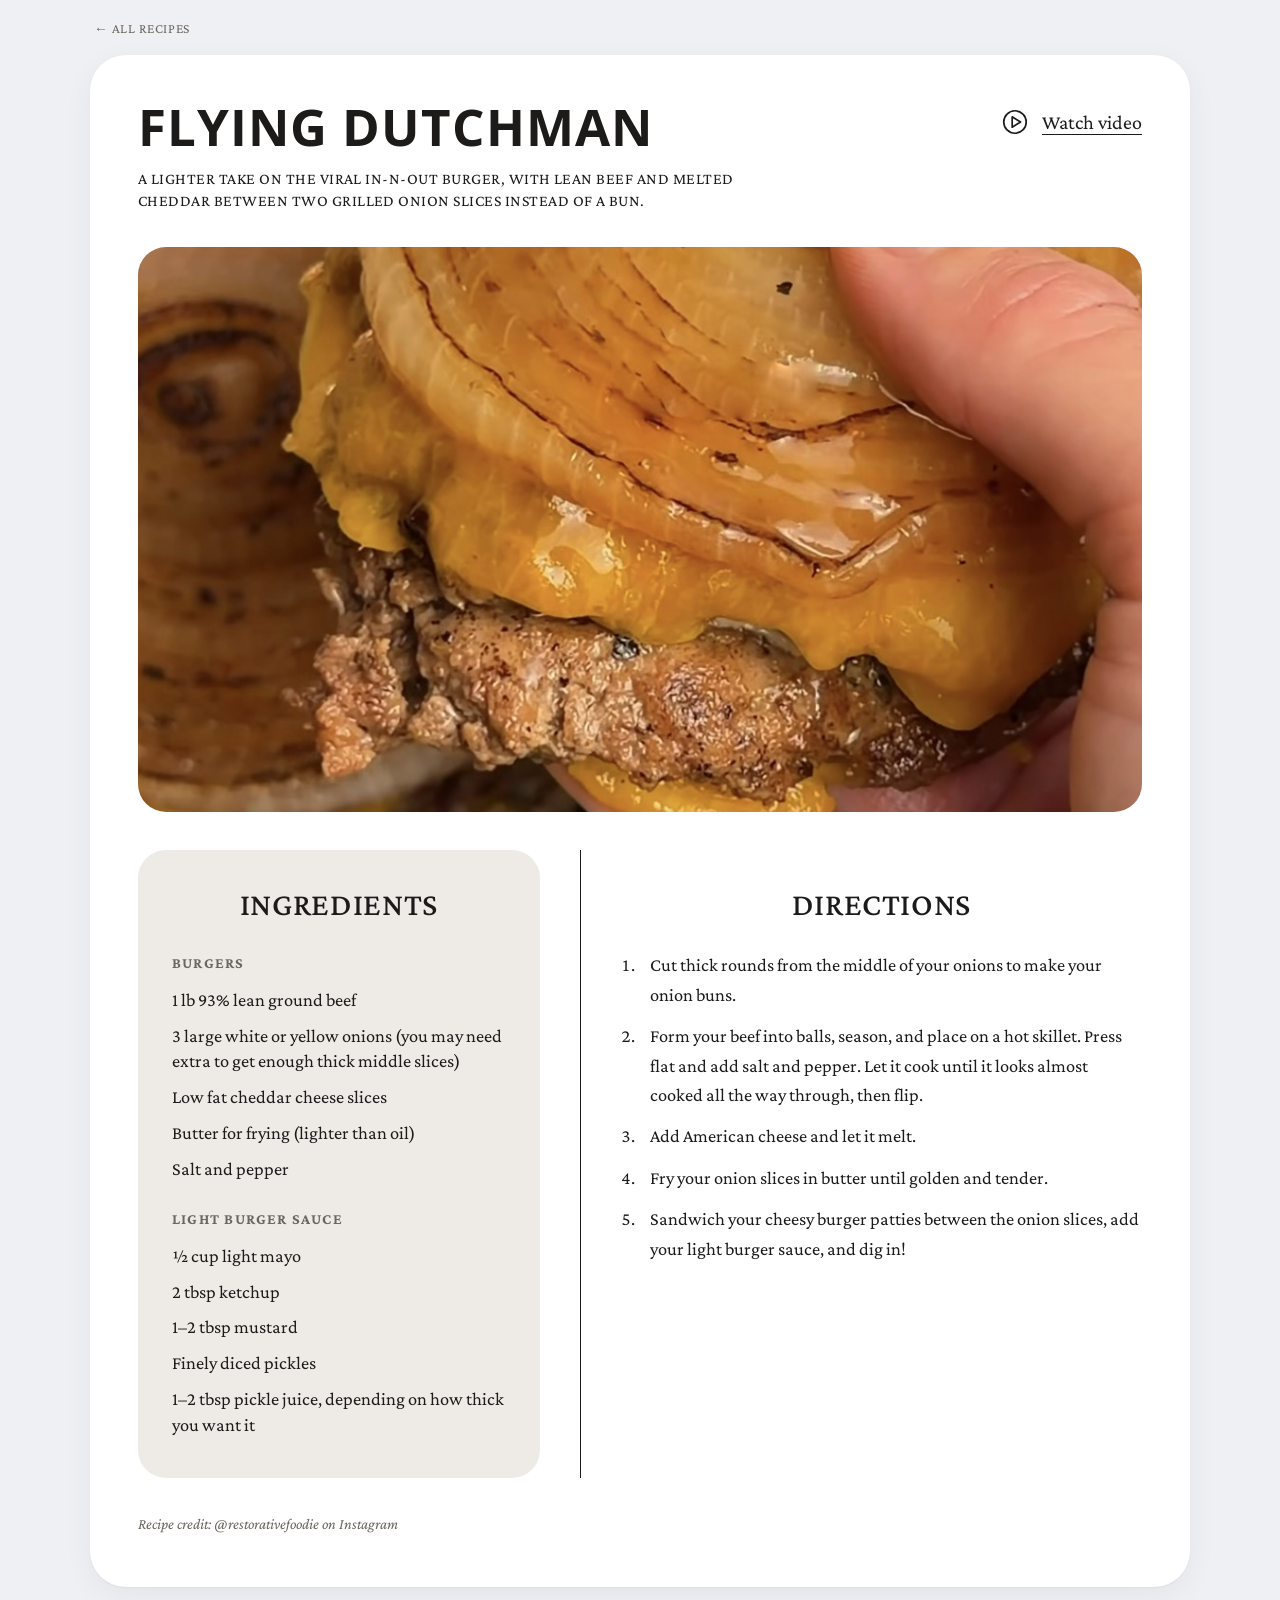
<file: site/recipes/flying-dutchman.html>
<!doctype html>
<html lang="en">
<head>
<meta charset="utf-8">
<meta name="viewport" content="width=device-width, initial-scale=1">
<title>Flying Dutchman · My Cookbook</title>
<meta name="description" content="A lighter take on the viral In-N-Out burger, with lean beef and melted cheddar between two grilled onion slices instead of a bun.">
<link rel="preconnect" href="https://fonts.googleapis.com">
<link rel="preconnect" href="https://fonts.gstatic.com" crossorigin>
<link href="https://fonts.googleapis.com/css2?family=Crimson+Pro:ital,wght@0,400;0,500;0,600;1,400&family=Open+Sans:wght@600;700&display=swap" rel="stylesheet">
<style>
/* ---------- Tokens ---------- */
:root {
  --bg: #eef0f4;
  --card: #ffffff;
  --ink: #1c1b1a;
  --muted: #6b665f;
  --panel: #eeeae6;
  --line: #1c1b1a;
  --soft-line: #e3dfd9;
  --accent: #4f6b35;
  --accent-ink: #ffffff;
  --shadow: 0 1px 2px rgba(20, 20, 20, 0.04), 0 8px 30px rgba(20, 20, 20, 0.05);
  --display: "Open Sans", system-ui, "Segoe UI", Arial, sans-serif;
  --serif: "Crimson Pro", Georgia, "Times New Roman", serif;
}

@media (prefers-color-scheme: dark) {
  :root:not([data-theme="light"]) {
    --bg: #131415;
    --card: #1c1d1f;
    --ink: #efece7;
    --muted: #a39d94;
    --panel: #282623;
    --line: #efece7;
    --soft-line: #34322f;
    --accent: #9dbb7a;
    --accent-ink: #14160f;
    --shadow: 0 1px 2px rgba(0, 0, 0, 0.3), 0 8px 30px rgba(0, 0, 0, 0.25);
    color-scheme: dark;
  }
}

:root[data-theme="dark"] {
  --bg: #131415;
  --card: #1c1d1f;
  --ink: #efece7;
  --muted: #a39d94;
  --panel: #282623;
  --line: #efece7;
  --soft-line: #34322f;
  --accent: #9dbb7a;
  --accent-ink: #14160f;
  --shadow: 0 1px 2px rgba(0, 0, 0, 0.3), 0 8px 30px rgba(0, 0, 0, 0.25);
  color-scheme: dark;
}

/* ---------- Base ---------- */
*, *::before, *::after { box-sizing: border-box; }

html { -webkit-text-size-adjust: 100%; }

body {
  margin: 0;
  background: var(--bg);
  color: var(--ink);
  font-family: var(--serif);
  font-size: 1.125rem;
  line-height: 1.55;
  padding: 16px;
}

img { display: block; max-width: 100%; }
a { color: inherit; }
h1, h2, h3, p, ul, ol, figure { margin: 0; }
ul, ol { padding: 0; list-style: none; }

.wrap { max-width: 1100px; margin: 0 auto; }

.topnav {
  max-width: 1100px;
  margin: 0 auto 14px;
  padding: 0 4px;
  font-size: 1rem;
}
.topnav a {
  text-decoration: none;
  color: var(--muted);
  letter-spacing: 0.04em;
  text-transform: uppercase;
  font-size: 0.85rem;
}
.topnav a:hover { color: var(--ink); }

/* ---------- Recipe sheet ---------- */
.sheet {
  max-width: 1100px;
  margin: 0 auto;
  background: var(--card);
  border-radius: 36px;
  box-shadow: var(--shadow);
  padding: 44px 48px 52px;
}

.sheet-head {
  display: flex;
  justify-content: space-between;
  align-items: flex-start;
  gap: 24px 40px;
  margin-bottom: 34px;
}

.sheet-head h1 {
  font-family: var(--display);
  font-weight: 700;
  font-size: clamp(1.9rem, 4.8vw, 3.2rem);
  line-height: 1.08;
  text-transform: uppercase;
  letter-spacing: 0.02em;
  overflow-wrap: anywhere;
}

.sub {
  margin-top: 14px;
  max-width: 38em;
  text-transform: uppercase;
  letter-spacing: 0.03em;
  font-size: 1rem;
  line-height: 1.4;
}

.meta {
  display: flex;
  flex-direction: column;
  gap: 14px;
  padding-top: 8px;
  flex: none;
}
.meta li {
  display: flex;
  align-items: center;
  gap: 12px;
  font-size: 1.25rem;
  white-space: nowrap;
}
.meta svg { width: 30px; height: 30px; flex: none; }
.meta a.watch {
  display: flex;
  align-items: center;
  gap: 12px;
  color: inherit;
  text-decoration: underline;
  text-decoration-thickness: 1px;
  text-underline-offset: 5px;
}
.meta a.watch:hover { color: var(--accent); }
.meta a.watch:focus-visible { outline: 2px solid var(--accent); outline-offset: 4px; border-radius: 4px; }

.hero {
  border-radius: 28px;
  overflow: hidden;
  aspect-ratio: 16 / 9;
  background: var(--panel);
  margin-bottom: 38px;
}
.hero img { width: 100%; height: 100%; object-fit: cover; }

.cols {
  display: grid;
  grid-template-columns: minmax(0, 0.8fr) minmax(0, 1.2fr);
  gap: 0;
  align-items: stretch;
}

.ingredients {
  background: var(--panel);
  border-radius: 28px;
  padding: 30px 34px 34px;
  align-self: start;
}

/* No method on the post: ingredients span the card in two columns */
.cols.no-steps { grid-template-columns: minmax(0, 1fr); }
.cols.no-steps .ingredients { columns: 2; column-gap: 56px; padding-bottom: 28px; }
.cols.no-steps .ingredients h2 { column-span: all; }
.cols.no-steps .ingredients h3:first-of-type { margin-top: 0; }
.cols.no-steps .ingredients h3 { break-after: avoid; }
.cols.no-steps .ingredients ul { break-inside: avoid; }

.ingredients h2,
.directions h2 {
  font-family: var(--serif);
  font-weight: 500;
  font-size: 2rem;
  letter-spacing: 0.02em;
  text-transform: uppercase;
  text-align: center;
  margin-bottom: 22px;
}

.ingredients h3 {
  font-size: 0.95rem;
  letter-spacing: 0.08em;
  text-transform: uppercase;
  color: var(--muted);
  margin: 20px 0 8px;
}

.ingredients li {
  padding: 5px 0;
  font-size: 1.15rem;
  line-height: 1.4;
}

.directions {
  border-left: 1.5px solid var(--line);
  margin-left: 40px;
  padding: 30px 0 0 40px;
}

.directions ol {
  counter-reset: step;
  display: grid;
  gap: 12px;
}
.directions h3 {
  font-size: 0.95rem;
  letter-spacing: 0.08em;
  text-transform: uppercase;
  color: var(--muted);
  margin: 0 0 12px;
}
.directions ol + h3 { margin-top: 30px; }
.directions li {
  counter-increment: step;
  display: grid;
  grid-template-columns: 1.6em 1fr;
  font-size: 1.15rem;
  line-height: 1.6;
}
.directions li::before {
  content: counter(step) ".";
  font-variant-numeric: tabular-nums;
}

.notes {
  margin-top: 40px;
  padding-top: 26px;
  border-top: 1px solid var(--soft-line);
}
.notes h2 {
  font-size: 1rem;
  letter-spacing: 0.08em;
  text-transform: uppercase;
  color: var(--muted);
  margin-bottom: 8px;
  font-weight: 500;
}
.notes p + p { margin-top: 10px; }

.credit {
  margin-top: 34px;
  font-size: 0.95rem;
  color: var(--muted);
  font-style: italic;
}

/* ---------- Listing page ---------- */
.masthead { padding: 28px 8px 10px; }
.masthead h1 {
  font-family: var(--display);
  font-weight: 700;
  text-transform: uppercase;
  letter-spacing: 0.02em;
  font-size: clamp(2.2rem, 6.5vw, 3.8rem);
  line-height: 1.05;
}
.masthead p {
  margin-top: 12px;
  text-transform: uppercase;
  letter-spacing: 0.04em;
  font-size: 1rem;
  color: var(--muted);
}

.searchbar { margin: 26px 0 14px; }
.searchbar input {
  width: 100%;
  font: inherit;
  font-size: 1.2rem;
  color: var(--ink);
  background: var(--card);
  border: 1.5px solid var(--soft-line);
  border-radius: 999px;
  padding: 15px 24px;
  box-shadow: var(--shadow);
  outline: none;
  -webkit-appearance: none;
  appearance: none;
}
.searchbar input::placeholder { color: var(--muted); opacity: 0.8; }
.searchbar input:focus { border-color: var(--accent); }

.tags { display: flex; flex-wrap: wrap; gap: 8px; margin: 0 0 8px; }
.tags button {
  font: inherit;
  font-size: 0.95rem;
  color: var(--ink);
  background: var(--panel);
  border: 1.5px solid transparent;
  border-radius: 999px;
  padding: 4px 14px;
  cursor: pointer;
}
.tags button[aria-pressed="true"] {
  background: var(--accent);
  color: var(--accent-ink);
}
.tags button:focus-visible { outline: 2px solid var(--accent); outline-offset: 2px; }

.status {
  min-height: 1.6em;
  margin: 10px 4px 14px;
  font-size: 1rem;
  color: var(--muted);
}

.grid {
  display: grid;
  grid-template-columns: repeat(auto-fill, minmax(260px, 1fr));
  gap: 22px;
}

.card {
  background: var(--card);
  border-radius: 28px;
  overflow: hidden;
  box-shadow: var(--shadow);
}
.card[hidden] { display: none; }
.card a {
  display: flex;
  flex-direction: column;
  height: 100%;
  text-decoration: none;
}
.card .thumb {
  aspect-ratio: 4 / 3;
  background: var(--panel);
  overflow: hidden;
  display: grid;
  place-items: center;
}
.card .thumb img { width: 100%; height: 100%; object-fit: cover; transition: transform 0.4s ease; }
.card a:hover .thumb img { transform: scale(1.03); }
.card .thumb .initial {
  font-family: var(--display);
  font-weight: 700;
  font-size: 4rem;
  color: var(--muted);
  opacity: 0.55;
}
.card .body { padding: 18px 22px 22px; }
.card h2 {
  font-family: var(--display);
  font-weight: 700;
  font-size: 1.2rem;
  line-height: 1.2;
  letter-spacing: 0.02em;
  text-transform: uppercase;
}
.card .desc {
  margin-top: 8px;
  font-size: 1rem;
  line-height: 1.4;
  color: var(--muted);
  display: -webkit-box;
  -webkit-line-clamp: 2;
  -webkit-box-orient: vertical;
  overflow: hidden;
}
.card .facts {
  margin-top: 12px;
  display: flex;
  flex-wrap: wrap;
  gap: 4px 14px;
  font-size: 0.95rem;
}
.card .chips { margin-top: 10px; display: flex; flex-wrap: wrap; gap: 6px; }
.card .chips span {
  font-size: 0.82rem;
  background: var(--panel);
  border-radius: 999px;
  padding: 1px 10px;
}

.empty {
  text-align: center;
  color: var(--muted);
  padding: 50px 10px;
}
.empty[hidden] { display: none; }

footer.site {
  max-width: 1100px;
  margin: 36px auto 8px;
  text-align: center;
  font-size: 0.9rem;
  color: var(--muted);
}

/* ---------- Small screens ---------- */
@media (max-width: 760px) {
  body { padding: 16px; font-size: 1.06rem; }
  .sheet { border-radius: 28px; padding: 26px 20px 34px; }
  .sheet-head { flex-direction: column; gap: 18px; margin-bottom: 24px; }
  .meta { flex-direction: row; flex-wrap: wrap; gap: 8px 22px; padding-top: 0; }
  .meta li { font-size: 1.1rem; }
  .meta svg { width: 26px; height: 26px; }
  .hero { aspect-ratio: 4 / 3; border-radius: 22px; margin-bottom: 26px; }
  .cols { grid-template-columns: 1fr; gap: 30px; }
  .cols.no-steps .ingredients { columns: 1; }
  .ingredients { border-radius: 22px; padding: 24px 22px 26px; }
  .directions { border-left: 0; margin-left: 0; padding: 0; }
  .ingredients h2, .directions h2 { font-size: 1.7rem; }
}

/* ---------- Print ---------- */
@media print {
  body { background: #fff; padding: 0; color: #000; }
  .topnav, footer.site { display: none; }
  .sheet { box-shadow: none; border-radius: 0; padding: 0; background: #fff; }
  .hero { aspect-ratio: 16 / 7; }
  .ingredients { background: #f1eeea; }
}

</style>
</head>
<body>
<nav class="topnav"><a href="../index.html">&larr; All recipes</a></nav>
<main class="sheet">
  <header class="sheet-head">
    <div>
      <h1>Flying Dutchman</h1>
      <p class="sub">A lighter take on the viral In-N-Out burger, with lean beef and melted cheddar between two grilled onion slices instead of a bun.</p>
    </div>
    <ul class="meta"><li><a class="watch" href="https://www.instagram.com/reel/DezambwRnOe/" target="_blank" rel="noopener noreferrer"><svg viewBox="0 0 32 32" fill="none" stroke="currentColor" stroke-width="1.8" stroke-linecap="round" stroke-linejoin="round" aria-hidden="true"><circle cx="16" cy="16" r="12"/><path d="M13 10.5v11l9-5.5z"/></svg><span>Watch video</span></a></li></ul>
  </header>
  <figure class="hero"><img src="../images/flying-dutchman.jpg" alt="Flying Dutchman"></figure>
  <div class="cols">
    <section class="ingredients">
      <h2>Ingredients</h2>
      <h3>Burgers</h3><ul><li>1 lb 93% lean ground beef</li><li>3 large white or yellow onions (you may need extra to get enough thick middle slices)</li><li>Low fat cheddar cheese slices</li><li>Butter for frying (lighter than oil)</li><li>Salt and pepper</li></ul><h3>Light burger sauce</h3><ul><li>½ cup light mayo</li><li>2 tbsp ketchup</li><li>1–2 tbsp mustard</li><li>Finely diced pickles</li><li>1–2 tbsp pickle juice, depending on how thick you want it</li></ul>
    </section>
    <section class="directions">
      <h2>Directions</h2>
      <ol><li><span>Cut thick rounds from the middle of your onions to make your onion buns.</span></li><li><span>Form your beef into balls, season, and place on a hot skillet. Press flat and add salt and pepper. Let it cook until it looks almost cooked all the way through, then flip.</span></li><li><span>Add American cheese and let it melt.</span></li><li><span>Fry your onion slices in butter until golden and tender.</span></li><li><span>Sandwich your cheesy burger patties between the onion slices, add your light burger sauce, and dig in!</span></li></ol>
    </section>
  </div>
  
  <p class="credit">Recipe credit: @restorativefoodie on Instagram</p>
</main>
</body>
</html>
</file>
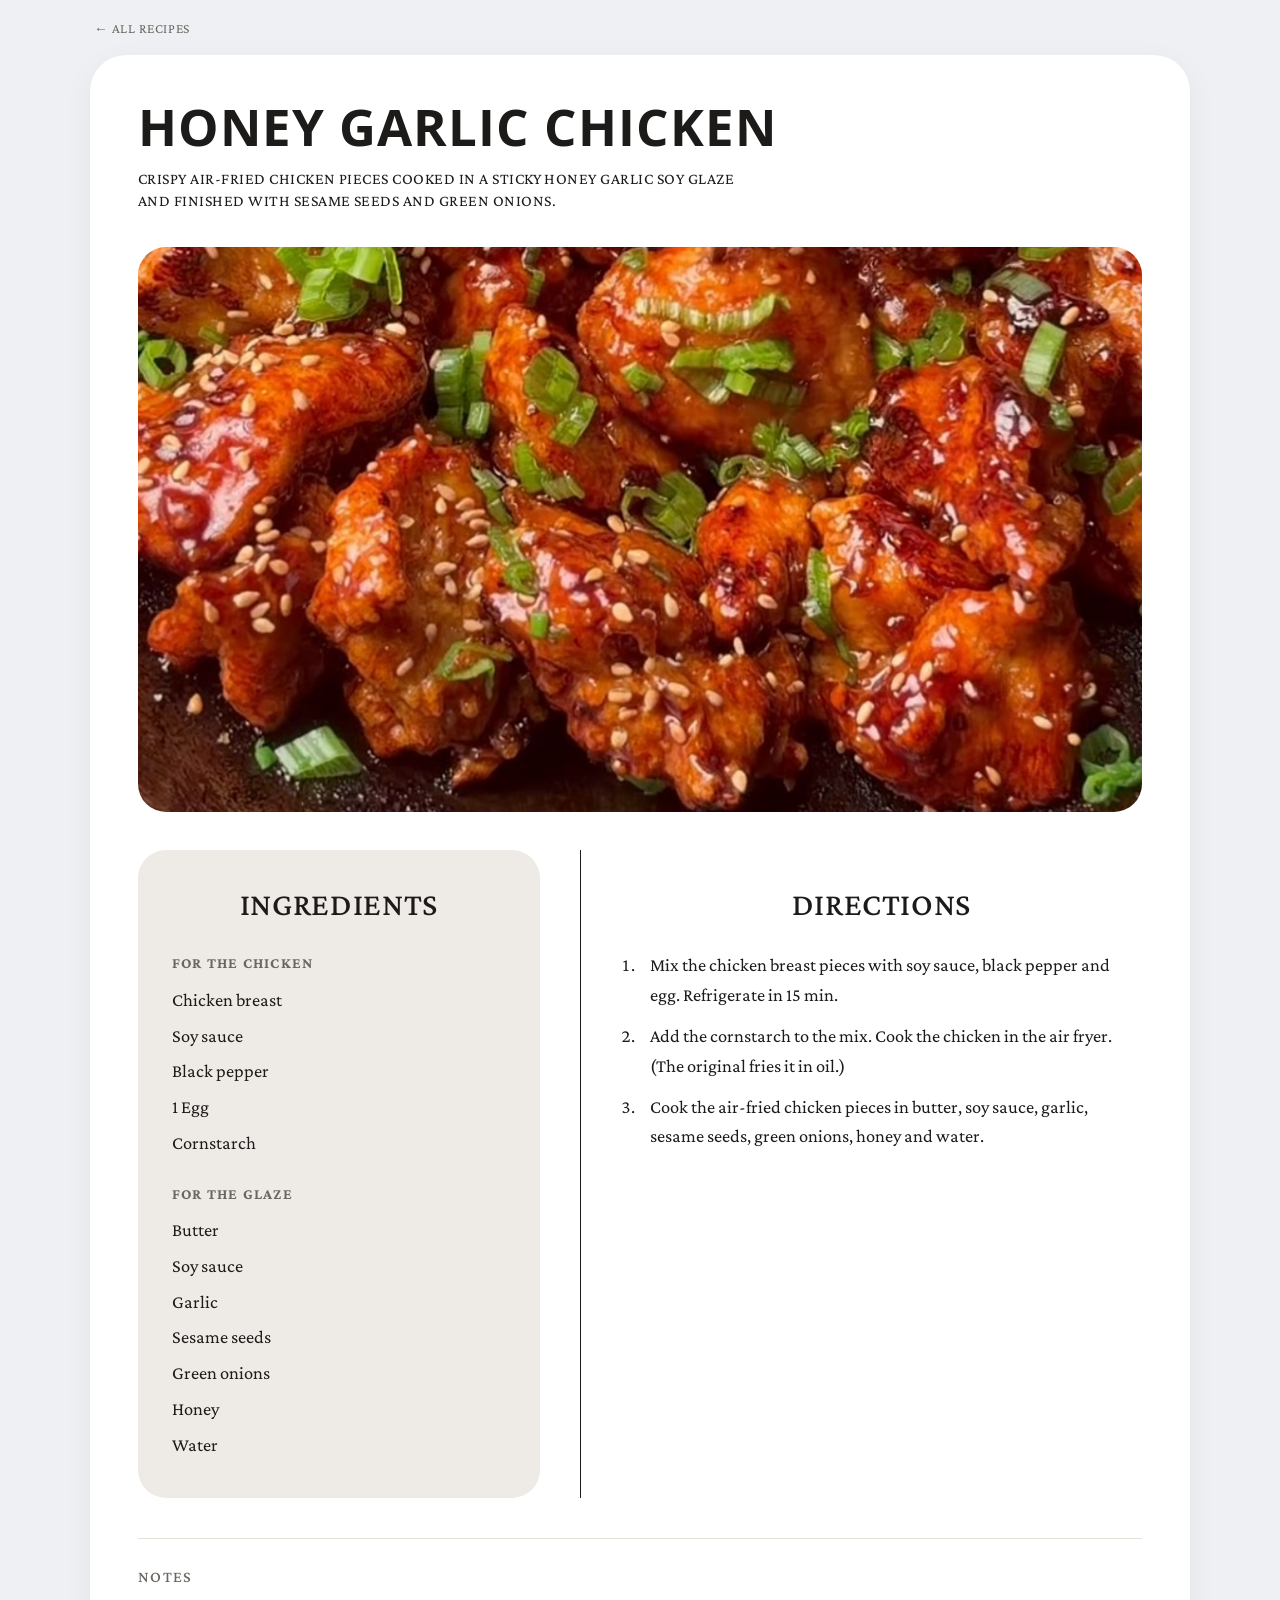
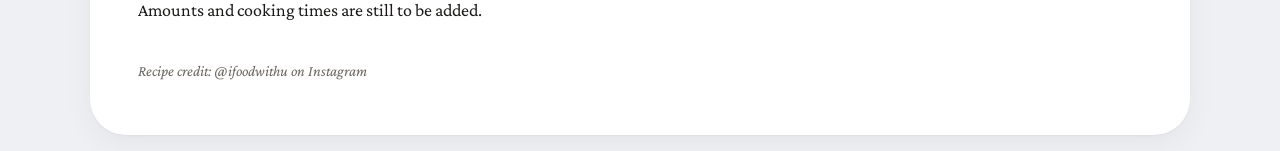
<file: site/recipes/honey-garlic-chicken.html>
<!doctype html>
<html lang="en">
<head>
<meta charset="utf-8">
<meta name="viewport" content="width=device-width, initial-scale=1">
<title>Honey Garlic Chicken · My Cookbook</title>
<meta name="description" content="Crispy air-fried chicken pieces cooked in a sticky honey garlic soy glaze and finished with sesame seeds and green onions.">
<link rel="preconnect" href="https://fonts.googleapis.com">
<link rel="preconnect" href="https://fonts.gstatic.com" crossorigin>
<link href="https://fonts.googleapis.com/css2?family=Crimson+Pro:ital,wght@0,400;0,500;0,600;1,400&family=Open+Sans:wght@600;700&display=swap" rel="stylesheet">
<style>
/* ---------- Tokens ---------- */
:root {
  --bg: #eef0f4;
  --card: #ffffff;
  --ink: #1c1b1a;
  --muted: #6b665f;
  --panel: #eeeae6;
  --line: #1c1b1a;
  --soft-line: #e3dfd9;
  --accent: #4f6b35;
  --accent-ink: #ffffff;
  --shadow: 0 1px 2px rgba(20, 20, 20, 0.04), 0 8px 30px rgba(20, 20, 20, 0.05);
  --display: "Open Sans", system-ui, "Segoe UI", Arial, sans-serif;
  --serif: "Crimson Pro", Georgia, "Times New Roman", serif;
}

@media (prefers-color-scheme: dark) {
  :root:not([data-theme="light"]) {
    --bg: #131415;
    --card: #1c1d1f;
    --ink: #efece7;
    --muted: #a39d94;
    --panel: #282623;
    --line: #efece7;
    --soft-line: #34322f;
    --accent: #9dbb7a;
    --accent-ink: #14160f;
    --shadow: 0 1px 2px rgba(0, 0, 0, 0.3), 0 8px 30px rgba(0, 0, 0, 0.25);
    color-scheme: dark;
  }
}

:root[data-theme="dark"] {
  --bg: #131415;
  --card: #1c1d1f;
  --ink: #efece7;
  --muted: #a39d94;
  --panel: #282623;
  --line: #efece7;
  --soft-line: #34322f;
  --accent: #9dbb7a;
  --accent-ink: #14160f;
  --shadow: 0 1px 2px rgba(0, 0, 0, 0.3), 0 8px 30px rgba(0, 0, 0, 0.25);
  color-scheme: dark;
}

/* ---------- Base ---------- */
*, *::before, *::after { box-sizing: border-box; }

html { -webkit-text-size-adjust: 100%; }

body {
  margin: 0;
  background: var(--bg);
  color: var(--ink);
  font-family: var(--serif);
  font-size: 1.125rem;
  line-height: 1.55;
  padding: 16px;
}

img { display: block; max-width: 100%; }
a { color: inherit; }
h1, h2, h3, p, ul, ol, figure { margin: 0; }
ul, ol { padding: 0; list-style: none; }

.wrap { max-width: 1100px; margin: 0 auto; }

.topnav {
  max-width: 1100px;
  margin: 0 auto 14px;
  padding: 0 4px;
  font-size: 1rem;
}
.topnav a {
  text-decoration: none;
  color: var(--muted);
  letter-spacing: 0.04em;
  text-transform: uppercase;
  font-size: 0.85rem;
}
.topnav a:hover { color: var(--ink); }

/* ---------- Recipe sheet ---------- */
.sheet {
  max-width: 1100px;
  margin: 0 auto;
  background: var(--card);
  border-radius: 36px;
  box-shadow: var(--shadow);
  padding: 44px 48px 52px;
}

.sheet-head {
  display: flex;
  justify-content: space-between;
  align-items: flex-start;
  gap: 24px 40px;
  margin-bottom: 34px;
}

.sheet-head h1 {
  font-family: var(--display);
  font-weight: 700;
  font-size: clamp(1.9rem, 4.8vw, 3.2rem);
  line-height: 1.08;
  text-transform: uppercase;
  letter-spacing: 0.02em;
  overflow-wrap: anywhere;
}

.sub {
  margin-top: 14px;
  max-width: 38em;
  text-transform: uppercase;
  letter-spacing: 0.03em;
  font-size: 1rem;
  line-height: 1.4;
}

.meta {
  display: flex;
  flex-direction: column;
  gap: 14px;
  padding-top: 8px;
  flex: none;
}
.meta li {
  display: flex;
  align-items: center;
  gap: 12px;
  font-size: 1.25rem;
  white-space: nowrap;
}
.meta svg { width: 30px; height: 30px; flex: none; }
.meta a.watch {
  display: flex;
  align-items: center;
  gap: 12px;
  color: inherit;
  text-decoration: underline;
  text-decoration-thickness: 1px;
  text-underline-offset: 5px;
}
.meta a.watch:hover { color: var(--accent); }
.meta a.watch:focus-visible { outline: 2px solid var(--accent); outline-offset: 4px; border-radius: 4px; }

.hero {
  border-radius: 28px;
  overflow: hidden;
  aspect-ratio: 16 / 9;
  background: var(--panel);
  margin-bottom: 38px;
}
.hero img { width: 100%; height: 100%; object-fit: cover; }

.cols {
  display: grid;
  grid-template-columns: minmax(0, 0.8fr) minmax(0, 1.2fr);
  gap: 0;
  align-items: stretch;
}

.ingredients {
  background: var(--panel);
  border-radius: 28px;
  padding: 30px 34px 34px;
  align-self: start;
}

/* No method on the post: ingredients span the card in two columns */
.cols.no-steps { grid-template-columns: minmax(0, 1fr); }
.cols.no-steps .ingredients { columns: 2; column-gap: 56px; padding-bottom: 28px; }
.cols.no-steps .ingredients h2 { column-span: all; }
.cols.no-steps .ingredients h3:first-of-type { margin-top: 0; }
.cols.no-steps .ingredients h3 { break-after: avoid; }
.cols.no-steps .ingredients ul { break-inside: avoid; }

.ingredients h2,
.directions h2 {
  font-family: var(--serif);
  font-weight: 500;
  font-size: 2rem;
  letter-spacing: 0.02em;
  text-transform: uppercase;
  text-align: center;
  margin-bottom: 22px;
}

.ingredients h3 {
  font-size: 0.95rem;
  letter-spacing: 0.08em;
  text-transform: uppercase;
  color: var(--muted);
  margin: 20px 0 8px;
}

.ingredients li {
  padding: 5px 0;
  font-size: 1.15rem;
  line-height: 1.4;
}

.directions {
  border-left: 1.5px solid var(--line);
  margin-left: 40px;
  padding: 30px 0 0 40px;
}

.directions ol {
  counter-reset: step;
  display: grid;
  gap: 12px;
}
.directions h3 {
  font-size: 0.95rem;
  letter-spacing: 0.08em;
  text-transform: uppercase;
  color: var(--muted);
  margin: 0 0 12px;
}
.directions ol + h3 { margin-top: 30px; }
.directions li {
  counter-increment: step;
  display: grid;
  grid-template-columns: 1.6em 1fr;
  font-size: 1.15rem;
  line-height: 1.6;
}
.directions li::before {
  content: counter(step) ".";
  font-variant-numeric: tabular-nums;
}

.notes {
  margin-top: 40px;
  padding-top: 26px;
  border-top: 1px solid var(--soft-line);
}
.notes h2 {
  font-size: 1rem;
  letter-spacing: 0.08em;
  text-transform: uppercase;
  color: var(--muted);
  margin-bottom: 8px;
  font-weight: 500;
}
.notes p + p { margin-top: 10px; }

.credit {
  margin-top: 34px;
  font-size: 0.95rem;
  color: var(--muted);
  font-style: italic;
}

/* ---------- Listing page ---------- */
.masthead { padding: 28px 8px 10px; }
.masthead h1 {
  font-family: var(--display);
  font-weight: 700;
  text-transform: uppercase;
  letter-spacing: 0.02em;
  font-size: clamp(2.2rem, 6.5vw, 3.8rem);
  line-height: 1.05;
}
.masthead p {
  margin-top: 12px;
  text-transform: uppercase;
  letter-spacing: 0.04em;
  font-size: 1rem;
  color: var(--muted);
}

.searchbar { margin: 26px 0 14px; }
.searchbar input {
  width: 100%;
  font: inherit;
  font-size: 1.2rem;
  color: var(--ink);
  background: var(--card);
  border: 1.5px solid var(--soft-line);
  border-radius: 999px;
  padding: 15px 24px;
  box-shadow: var(--shadow);
  outline: none;
  -webkit-appearance: none;
  appearance: none;
}
.searchbar input::placeholder { color: var(--muted); opacity: 0.8; }
.searchbar input:focus { border-color: var(--accent); }

.tags { display: flex; flex-wrap: wrap; gap: 8px; margin: 0 0 8px; }
.tags button {
  font: inherit;
  font-size: 0.95rem;
  color: var(--ink);
  background: var(--panel);
  border: 1.5px solid transparent;
  border-radius: 999px;
  padding: 4px 14px;
  cursor: pointer;
}
.tags button[aria-pressed="true"] {
  background: var(--accent);
  color: var(--accent-ink);
}
.tags button:focus-visible { outline: 2px solid var(--accent); outline-offset: 2px; }

.status {
  min-height: 1.6em;
  margin: 10px 4px 14px;
  font-size: 1rem;
  color: var(--muted);
}

.grid {
  display: grid;
  grid-template-columns: repeat(auto-fill, minmax(260px, 1fr));
  gap: 22px;
}

.card {
  background: var(--card);
  border-radius: 28px;
  overflow: hidden;
  box-shadow: var(--shadow);
}
.card[hidden] { display: none; }
.card a {
  display: flex;
  flex-direction: column;
  height: 100%;
  text-decoration: none;
}
.card .thumb {
  aspect-ratio: 4 / 3;
  background: var(--panel);
  overflow: hidden;
  display: grid;
  place-items: center;
}
.card .thumb img { width: 100%; height: 100%; object-fit: cover; transition: transform 0.4s ease; }
.card a:hover .thumb img { transform: scale(1.03); }
.card .thumb .initial {
  font-family: var(--display);
  font-weight: 700;
  font-size: 4rem;
  color: var(--muted);
  opacity: 0.55;
}
.card .body { padding: 18px 22px 22px; }
.card h2 {
  font-family: var(--display);
  font-weight: 700;
  font-size: 1.2rem;
  line-height: 1.2;
  letter-spacing: 0.02em;
  text-transform: uppercase;
}
.card .desc {
  margin-top: 8px;
  font-size: 1rem;
  line-height: 1.4;
  color: var(--muted);
  display: -webkit-box;
  -webkit-line-clamp: 2;
  -webkit-box-orient: vertical;
  overflow: hidden;
}
.card .facts {
  margin-top: 12px;
  display: flex;
  flex-wrap: wrap;
  gap: 4px 14px;
  font-size: 0.95rem;
}
.card .chips { margin-top: 10px; display: flex; flex-wrap: wrap; gap: 6px; }
.card .chips span {
  font-size: 0.82rem;
  background: var(--panel);
  border-radius: 999px;
  padding: 1px 10px;
}

.empty {
  text-align: center;
  color: var(--muted);
  padding: 50px 10px;
}
.empty[hidden] { display: none; }

footer.site {
  max-width: 1100px;
  margin: 36px auto 8px;
  text-align: center;
  font-size: 0.9rem;
  color: var(--muted);
}

/* ---------- Small screens ---------- */
@media (max-width: 760px) {
  body { padding: 16px; font-size: 1.06rem; }
  .sheet { border-radius: 28px; padding: 26px 20px 34px; }
  .sheet-head { flex-direction: column; gap: 18px; margin-bottom: 24px; }
  .meta { flex-direction: row; flex-wrap: wrap; gap: 8px 22px; padding-top: 0; }
  .meta li { font-size: 1.1rem; }
  .meta svg { width: 26px; height: 26px; }
  .hero { aspect-ratio: 4 / 3; border-radius: 22px; margin-bottom: 26px; }
  .cols { grid-template-columns: 1fr; gap: 30px; }
  .cols.no-steps .ingredients { columns: 1; }
  .ingredients { border-radius: 22px; padding: 24px 22px 26px; }
  .directions { border-left: 0; margin-left: 0; padding: 0; }
  .ingredients h2, .directions h2 { font-size: 1.7rem; }
}

/* ---------- Print ---------- */
@media print {
  body { background: #fff; padding: 0; color: #000; }
  .topnav, footer.site { display: none; }
  .sheet { box-shadow: none; border-radius: 0; padding: 0; background: #fff; }
  .hero { aspect-ratio: 16 / 7; }
  .ingredients { background: #f1eeea; }
}

</style>
</head>
<body>
<nav class="topnav"><a href="../index.html">&larr; All recipes</a></nav>
<main class="sheet">
  <header class="sheet-head">
    <div>
      <h1>Honey Garlic Chicken</h1>
      <p class="sub">Crispy air-fried chicken pieces cooked in a sticky honey garlic soy glaze and finished with sesame seeds and green onions.</p>
    </div>
    
  </header>
  <figure class="hero"><img src="../images/honey-garlic-chicken.jpg" alt="Honey Garlic Chicken"></figure>
  <div class="cols">
    <section class="ingredients">
      <h2>Ingredients</h2>
      <h3>For the chicken</h3><ul><li>Chicken breast</li><li>Soy sauce</li><li>Black pepper</li><li>1 Egg</li><li>Cornstarch</li></ul><h3>For the glaze</h3><ul><li>Butter</li><li>Soy sauce</li><li>Garlic</li><li>Sesame seeds</li><li>Green onions</li><li>Honey</li><li>Water</li></ul>
    </section>
    <section class="directions">
      <h2>Directions</h2>
      <ol><li><span>Mix the chicken breast pieces with soy sauce, black pepper and egg. Refrigerate in 15 min.</span></li><li><span>Add the cornstarch to the mix. Cook the chicken in the air fryer. (The original fries it in oil.)</span></li><li><span>Cook the air-fried chicken pieces in butter, soy sauce, garlic, sesame seeds, green onions, honey and water.</span></li></ol>
    </section>
  </div>
  <section class="notes"><h2>Notes</h2><p>Amounts and cooking times are still to be added.</p></section>
  <p class="credit">Recipe credit: @ifoodwithu on Instagram</p>
</main>
</body>
</html>
</file>
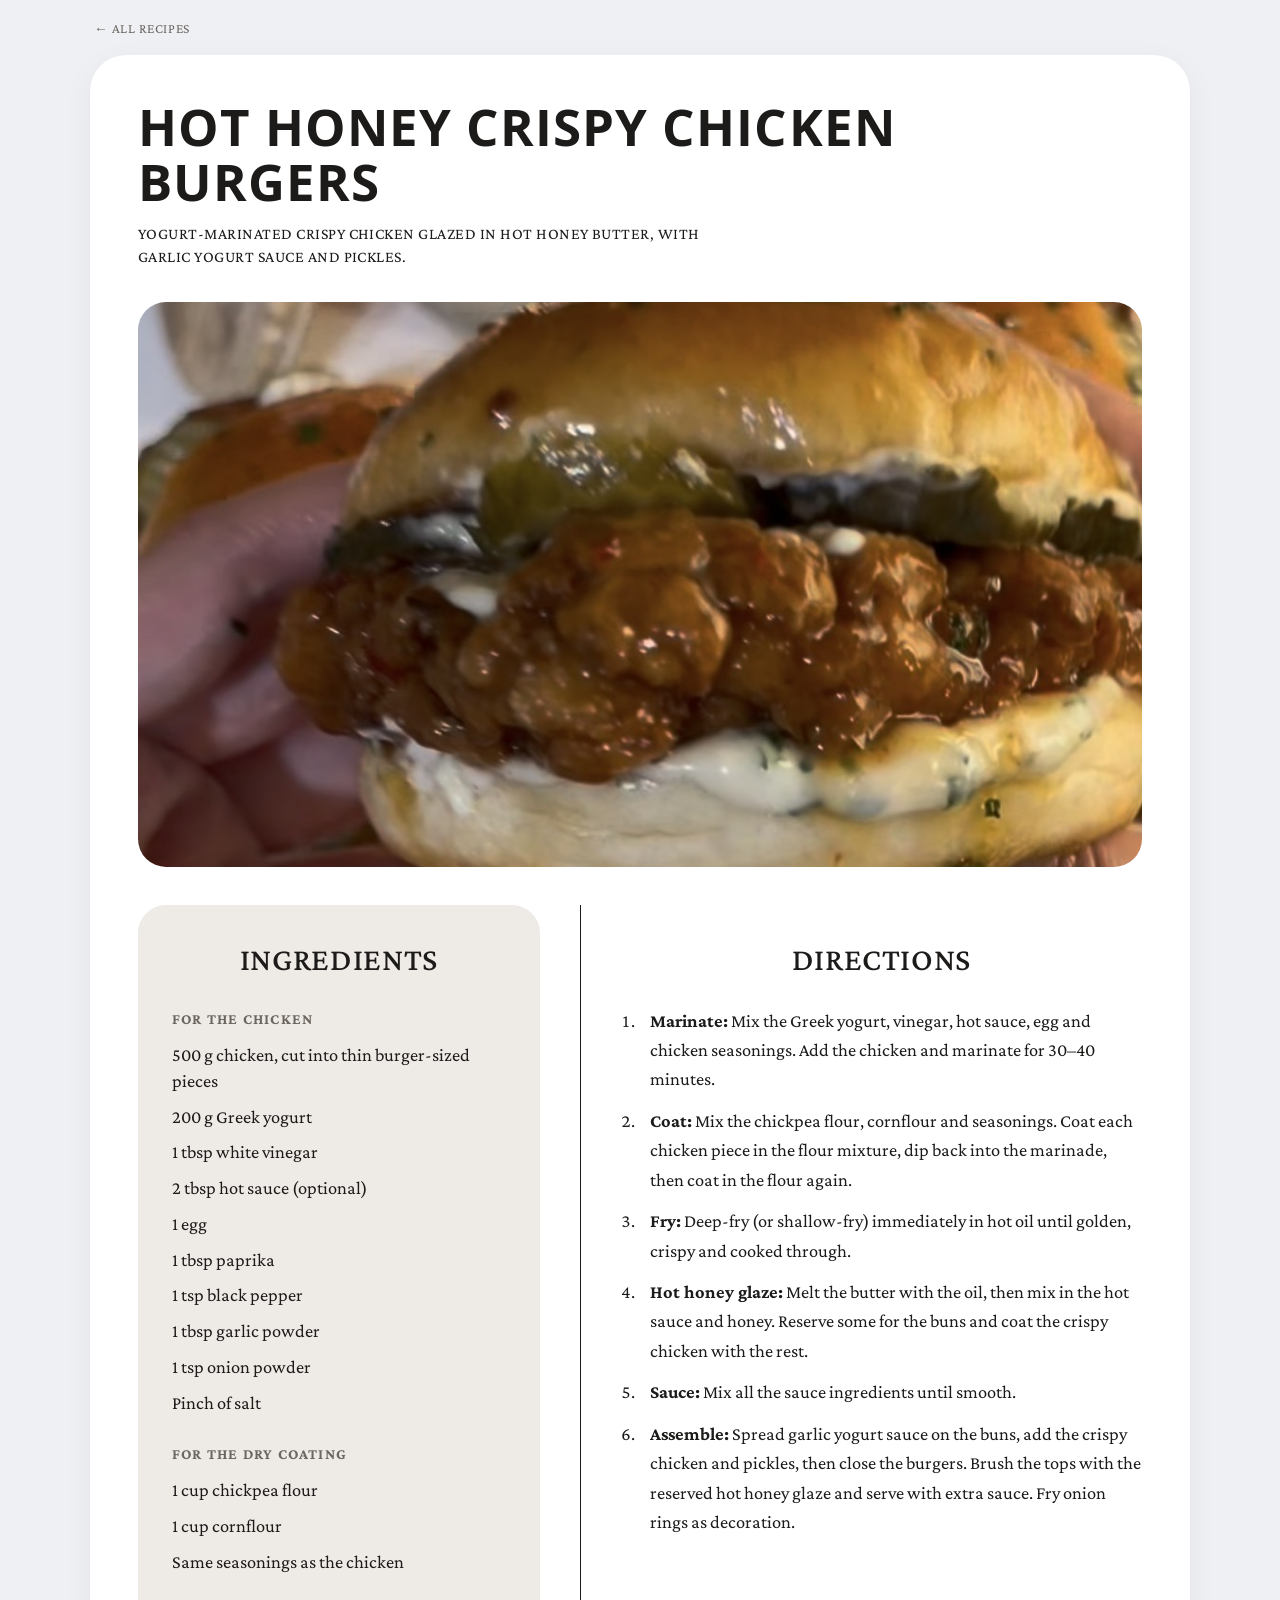
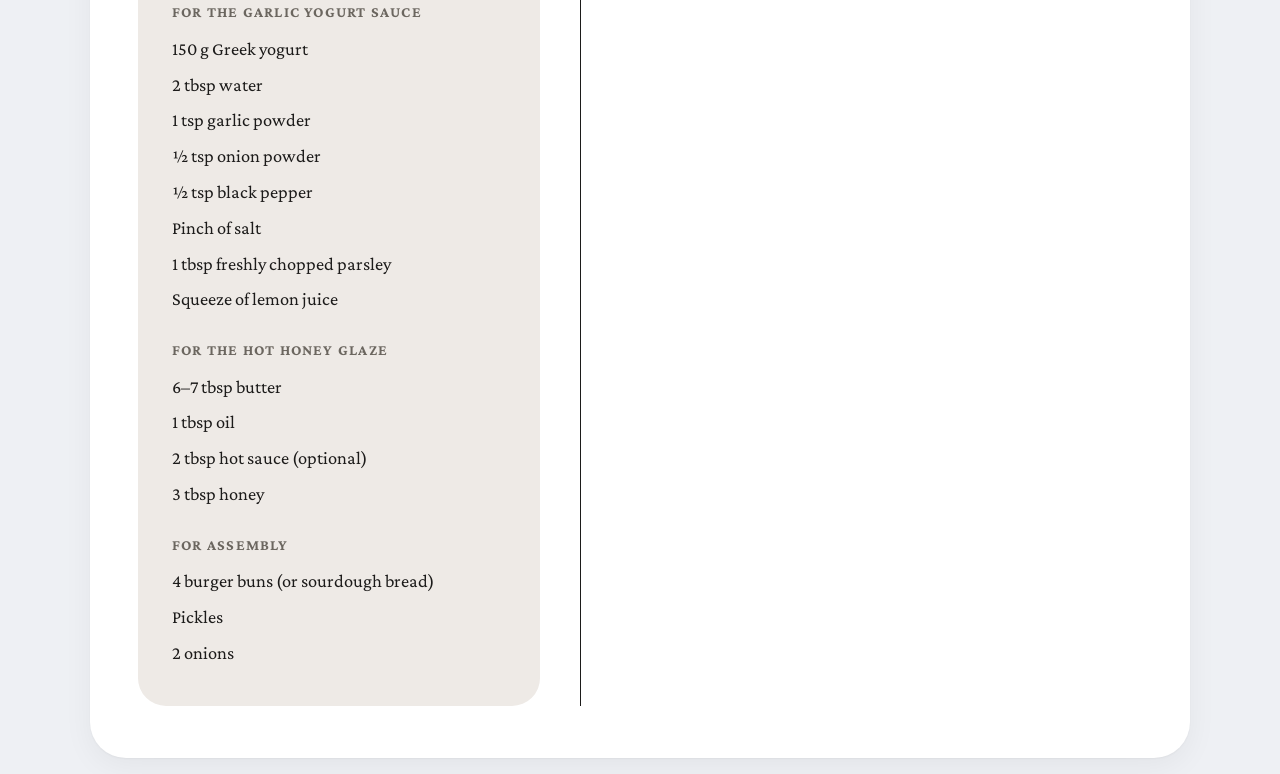
<file: site/recipes/hot-honey-crispy-chicken-burgers.html>
<!doctype html>
<html lang="en">
<head>
<meta charset="utf-8">
<meta name="viewport" content="width=device-width, initial-scale=1">
<title>Hot Honey Crispy Chicken Burgers · My Cookbook</title>
<meta name="description" content="Yogurt-marinated crispy chicken glazed in hot honey butter, with garlic yogurt sauce and pickles.">
<link rel="preconnect" href="https://fonts.googleapis.com">
<link rel="preconnect" href="https://fonts.gstatic.com" crossorigin>
<link href="https://fonts.googleapis.com/css2?family=Crimson+Pro:ital,wght@0,400;0,500;0,600;1,400&family=Open+Sans:wght@600;700&display=swap" rel="stylesheet">
<style>
/* ---------- Tokens ---------- */
:root {
  --bg: #eef0f4;
  --card: #ffffff;
  --ink: #1c1b1a;
  --muted: #6b665f;
  --panel: #eeeae6;
  --line: #1c1b1a;
  --soft-line: #e3dfd9;
  --accent: #4f6b35;
  --accent-ink: #ffffff;
  --shadow: 0 1px 2px rgba(20, 20, 20, 0.04), 0 8px 30px rgba(20, 20, 20, 0.05);
  --display: "Open Sans", system-ui, "Segoe UI", Arial, sans-serif;
  --serif: "Crimson Pro", Georgia, "Times New Roman", serif;
}

@media (prefers-color-scheme: dark) {
  :root:not([data-theme="light"]) {
    --bg: #131415;
    --card: #1c1d1f;
    --ink: #efece7;
    --muted: #a39d94;
    --panel: #282623;
    --line: #efece7;
    --soft-line: #34322f;
    --accent: #9dbb7a;
    --accent-ink: #14160f;
    --shadow: 0 1px 2px rgba(0, 0, 0, 0.3), 0 8px 30px rgba(0, 0, 0, 0.25);
    color-scheme: dark;
  }
}

:root[data-theme="dark"] {
  --bg: #131415;
  --card: #1c1d1f;
  --ink: #efece7;
  --muted: #a39d94;
  --panel: #282623;
  --line: #efece7;
  --soft-line: #34322f;
  --accent: #9dbb7a;
  --accent-ink: #14160f;
  --shadow: 0 1px 2px rgba(0, 0, 0, 0.3), 0 8px 30px rgba(0, 0, 0, 0.25);
  color-scheme: dark;
}

/* ---------- Base ---------- */
*, *::before, *::after { box-sizing: border-box; }

html { -webkit-text-size-adjust: 100%; }

body {
  margin: 0;
  background: var(--bg);
  color: var(--ink);
  font-family: var(--serif);
  font-size: 1.125rem;
  line-height: 1.55;
  padding: 16px;
}

img { display: block; max-width: 100%; }
a { color: inherit; }
h1, h2, h3, p, ul, ol, figure { margin: 0; }
ul, ol { padding: 0; list-style: none; }

.wrap { max-width: 1100px; margin: 0 auto; }

.topnav {
  max-width: 1100px;
  margin: 0 auto 14px;
  padding: 0 4px;
  font-size: 1rem;
}
.topnav a {
  text-decoration: none;
  color: var(--muted);
  letter-spacing: 0.04em;
  text-transform: uppercase;
  font-size: 0.85rem;
}
.topnav a:hover { color: var(--ink); }

/* ---------- Recipe sheet ---------- */
.sheet {
  max-width: 1100px;
  margin: 0 auto;
  background: var(--card);
  border-radius: 36px;
  box-shadow: var(--shadow);
  padding: 44px 48px 52px;
}

.sheet-head {
  display: flex;
  justify-content: space-between;
  align-items: flex-start;
  gap: 24px 40px;
  margin-bottom: 34px;
}

.sheet-head h1 {
  font-family: var(--display);
  font-weight: 700;
  font-size: clamp(1.9rem, 4.8vw, 3.2rem);
  line-height: 1.08;
  text-transform: uppercase;
  letter-spacing: 0.02em;
  overflow-wrap: anywhere;
}

.sub {
  margin-top: 14px;
  max-width: 38em;
  text-transform: uppercase;
  letter-spacing: 0.03em;
  font-size: 1rem;
  line-height: 1.4;
}

.meta {
  display: flex;
  flex-direction: column;
  gap: 14px;
  padding-top: 8px;
  flex: none;
}
.meta li {
  display: flex;
  align-items: center;
  gap: 12px;
  font-size: 1.25rem;
  white-space: nowrap;
}
.meta svg { width: 30px; height: 30px; flex: none; }
.meta a.watch {
  display: flex;
  align-items: center;
  gap: 12px;
  color: inherit;
  text-decoration: underline;
  text-decoration-thickness: 1px;
  text-underline-offset: 5px;
}
.meta a.watch:hover { color: var(--accent); }
.meta a.watch:focus-visible { outline: 2px solid var(--accent); outline-offset: 4px; border-radius: 4px; }

.hero {
  border-radius: 28px;
  overflow: hidden;
  aspect-ratio: 16 / 9;
  background: var(--panel);
  margin-bottom: 38px;
}
.hero img { width: 100%; height: 100%; object-fit: cover; }

.cols {
  display: grid;
  grid-template-columns: minmax(0, 0.8fr) minmax(0, 1.2fr);
  gap: 0;
  align-items: stretch;
}

.ingredients {
  background: var(--panel);
  border-radius: 28px;
  padding: 30px 34px 34px;
  align-self: start;
}

/* No method on the post: ingredients span the card in two columns */
.cols.no-steps { grid-template-columns: minmax(0, 1fr); }
.cols.no-steps .ingredients { columns: 2; column-gap: 56px; padding-bottom: 28px; }
.cols.no-steps .ingredients h2 { column-span: all; }
.cols.no-steps .ingredients h3:first-of-type { margin-top: 0; }
.cols.no-steps .ingredients h3 { break-after: avoid; }
.cols.no-steps .ingredients ul { break-inside: avoid; }

.ingredients h2,
.directions h2 {
  font-family: var(--serif);
  font-weight: 500;
  font-size: 2rem;
  letter-spacing: 0.02em;
  text-transform: uppercase;
  text-align: center;
  margin-bottom: 22px;
}

.ingredients h3 {
  font-size: 0.95rem;
  letter-spacing: 0.08em;
  text-transform: uppercase;
  color: var(--muted);
  margin: 20px 0 8px;
}

.ingredients li {
  padding: 5px 0;
  font-size: 1.15rem;
  line-height: 1.4;
}

.directions {
  border-left: 1.5px solid var(--line);
  margin-left: 40px;
  padding: 30px 0 0 40px;
}

.directions ol {
  counter-reset: step;
  display: grid;
  gap: 12px;
}
.directions h3 {
  font-size: 0.95rem;
  letter-spacing: 0.08em;
  text-transform: uppercase;
  color: var(--muted);
  margin: 0 0 12px;
}
.directions ol + h3 { margin-top: 30px; }
.directions li {
  counter-increment: step;
  display: grid;
  grid-template-columns: 1.6em 1fr;
  font-size: 1.15rem;
  line-height: 1.6;
}
.directions li::before {
  content: counter(step) ".";
  font-variant-numeric: tabular-nums;
}

.notes {
  margin-top: 40px;
  padding-top: 26px;
  border-top: 1px solid var(--soft-line);
}
.notes h2 {
  font-size: 1rem;
  letter-spacing: 0.08em;
  text-transform: uppercase;
  color: var(--muted);
  margin-bottom: 8px;
  font-weight: 500;
}
.notes p + p { margin-top: 10px; }

.credit {
  margin-top: 34px;
  font-size: 0.95rem;
  color: var(--muted);
  font-style: italic;
}

/* ---------- Listing page ---------- */
.masthead { padding: 28px 8px 10px; }
.masthead h1 {
  font-family: var(--display);
  font-weight: 700;
  text-transform: uppercase;
  letter-spacing: 0.02em;
  font-size: clamp(2.2rem, 6.5vw, 3.8rem);
  line-height: 1.05;
}
.masthead p {
  margin-top: 12px;
  text-transform: uppercase;
  letter-spacing: 0.04em;
  font-size: 1rem;
  color: var(--muted);
}

.searchbar { margin: 26px 0 14px; }
.searchbar input {
  width: 100%;
  font: inherit;
  font-size: 1.2rem;
  color: var(--ink);
  background: var(--card);
  border: 1.5px solid var(--soft-line);
  border-radius: 999px;
  padding: 15px 24px;
  box-shadow: var(--shadow);
  outline: none;
  -webkit-appearance: none;
  appearance: none;
}
.searchbar input::placeholder { color: var(--muted); opacity: 0.8; }
.searchbar input:focus { border-color: var(--accent); }

.tags { display: flex; flex-wrap: wrap; gap: 8px; margin: 0 0 8px; }
.tags button {
  font: inherit;
  font-size: 0.95rem;
  color: var(--ink);
  background: var(--panel);
  border: 1.5px solid transparent;
  border-radius: 999px;
  padding: 4px 14px;
  cursor: pointer;
}
.tags button[aria-pressed="true"] {
  background: var(--accent);
  color: var(--accent-ink);
}
.tags button:focus-visible { outline: 2px solid var(--accent); outline-offset: 2px; }

.status {
  min-height: 1.6em;
  margin: 10px 4px 14px;
  font-size: 1rem;
  color: var(--muted);
}

.grid {
  display: grid;
  grid-template-columns: repeat(auto-fill, minmax(260px, 1fr));
  gap: 22px;
}

.card {
  background: var(--card);
  border-radius: 28px;
  overflow: hidden;
  box-shadow: var(--shadow);
}
.card[hidden] { display: none; }
.card a {
  display: flex;
  flex-direction: column;
  height: 100%;
  text-decoration: none;
}
.card .thumb {
  aspect-ratio: 4 / 3;
  background: var(--panel);
  overflow: hidden;
  display: grid;
  place-items: center;
}
.card .thumb img { width: 100%; height: 100%; object-fit: cover; transition: transform 0.4s ease; }
.card a:hover .thumb img { transform: scale(1.03); }
.card .thumb .initial {
  font-family: var(--display);
  font-weight: 700;
  font-size: 4rem;
  color: var(--muted);
  opacity: 0.55;
}
.card .body { padding: 18px 22px 22px; }
.card h2 {
  font-family: var(--display);
  font-weight: 700;
  font-size: 1.2rem;
  line-height: 1.2;
  letter-spacing: 0.02em;
  text-transform: uppercase;
}
.card .desc {
  margin-top: 8px;
  font-size: 1rem;
  line-height: 1.4;
  color: var(--muted);
  display: -webkit-box;
  -webkit-line-clamp: 2;
  -webkit-box-orient: vertical;
  overflow: hidden;
}
.card .facts {
  margin-top: 12px;
  display: flex;
  flex-wrap: wrap;
  gap: 4px 14px;
  font-size: 0.95rem;
}
.card .chips { margin-top: 10px; display: flex; flex-wrap: wrap; gap: 6px; }
.card .chips span {
  font-size: 0.82rem;
  background: var(--panel);
  border-radius: 999px;
  padding: 1px 10px;
}

.empty {
  text-align: center;
  color: var(--muted);
  padding: 50px 10px;
}
.empty[hidden] { display: none; }

footer.site {
  max-width: 1100px;
  margin: 36px auto 8px;
  text-align: center;
  font-size: 0.9rem;
  color: var(--muted);
}

/* ---------- Small screens ---------- */
@media (max-width: 760px) {
  body { padding: 16px; font-size: 1.06rem; }
  .sheet { border-radius: 28px; padding: 26px 20px 34px; }
  .sheet-head { flex-direction: column; gap: 18px; margin-bottom: 24px; }
  .meta { flex-direction: row; flex-wrap: wrap; gap: 8px 22px; padding-top: 0; }
  .meta li { font-size: 1.1rem; }
  .meta svg { width: 26px; height: 26px; }
  .hero { aspect-ratio: 4 / 3; border-radius: 22px; margin-bottom: 26px; }
  .cols { grid-template-columns: 1fr; gap: 30px; }
  .cols.no-steps .ingredients { columns: 1; }
  .ingredients { border-radius: 22px; padding: 24px 22px 26px; }
  .directions { border-left: 0; margin-left: 0; padding: 0; }
  .ingredients h2, .directions h2 { font-size: 1.7rem; }
}

/* ---------- Print ---------- */
@media print {
  body { background: #fff; padding: 0; color: #000; }
  .topnav, footer.site { display: none; }
  .sheet { box-shadow: none; border-radius: 0; padding: 0; background: #fff; }
  .hero { aspect-ratio: 16 / 7; }
  .ingredients { background: #f1eeea; }
}

</style>
</head>
<body>
<nav class="topnav"><a href="../index.html">&larr; All recipes</a></nav>
<main class="sheet">
  <header class="sheet-head">
    <div>
      <h1>Hot Honey Crispy Chicken Burgers</h1>
      <p class="sub">Yogurt-marinated crispy chicken glazed in hot honey butter, with garlic yogurt sauce and pickles.</p>
    </div>
    
  </header>
  <figure class="hero"><img src="../images/hot-honey-crispy-chicken-burgers.jpg" alt="Hot Honey Crispy Chicken Burgers"></figure>
  <div class="cols">
    <section class="ingredients">
      <h2>Ingredients</h2>
      <h3>For the chicken</h3><ul><li>500 g chicken, cut into thin burger-sized pieces</li><li>200 g Greek yogurt</li><li>1 tbsp white vinegar</li><li>2 tbsp hot sauce (optional)</li><li>1 egg</li><li>1 tbsp paprika</li><li>1 tsp black pepper</li><li>1 tbsp garlic powder</li><li>1 tsp onion powder</li><li>Pinch of salt</li></ul><h3>For the dry coating</h3><ul><li>1 cup chickpea flour</li><li>1 cup cornflour</li><li>Same seasonings as the chicken</li></ul><h3>For the garlic yogurt sauce</h3><ul><li>150 g Greek yogurt</li><li>2 tbsp water</li><li>1 tsp garlic powder</li><li>½ tsp onion powder</li><li>½ tsp black pepper</li><li>Pinch of salt</li><li>1 tbsp freshly chopped parsley</li><li>Squeeze of lemon juice</li></ul><h3>For the hot honey glaze</h3><ul><li>6–7 tbsp butter</li><li>1 tbsp oil</li><li>2 tbsp hot sauce (optional)</li><li>3 tbsp honey</li></ul><h3>For assembly</h3><ul><li>4 burger buns (or sourdough bread)</li><li>Pickles</li><li>2 onions</li></ul>
    </section>
    <section class="directions">
      <h2>Directions</h2>
      <ol><li><span><strong>Marinate:</strong> Mix the Greek yogurt, vinegar, hot sauce, egg and chicken seasonings. Add the chicken and marinate for 30–40 minutes.</span></li><li><span><strong>Coat:</strong> Mix the chickpea flour, cornflour and seasonings. Coat each chicken piece in the flour mixture, dip back into the marinade, then coat in the flour again.</span></li><li><span><strong>Fry:</strong> Deep-fry (or shallow-fry) immediately in hot oil until golden, crispy and cooked through.</span></li><li><span><strong>Hot honey glaze:</strong> Melt the butter with the oil, then mix in the hot sauce and honey. Reserve some for the buns and coat the crispy chicken with the rest.</span></li><li><span><strong>Sauce:</strong> Mix all the sauce ingredients until smooth.</span></li><li><span><strong>Assemble:</strong> Spread garlic yogurt sauce on the buns, add the crispy chicken and pickles, then close the burgers. Brush the tops with the reserved hot honey glaze and serve with extra sauce. Fry onion rings as decoration.</span></li></ol>
    </section>
  </div>
  
  
</main>
</body>
</html>
</file>
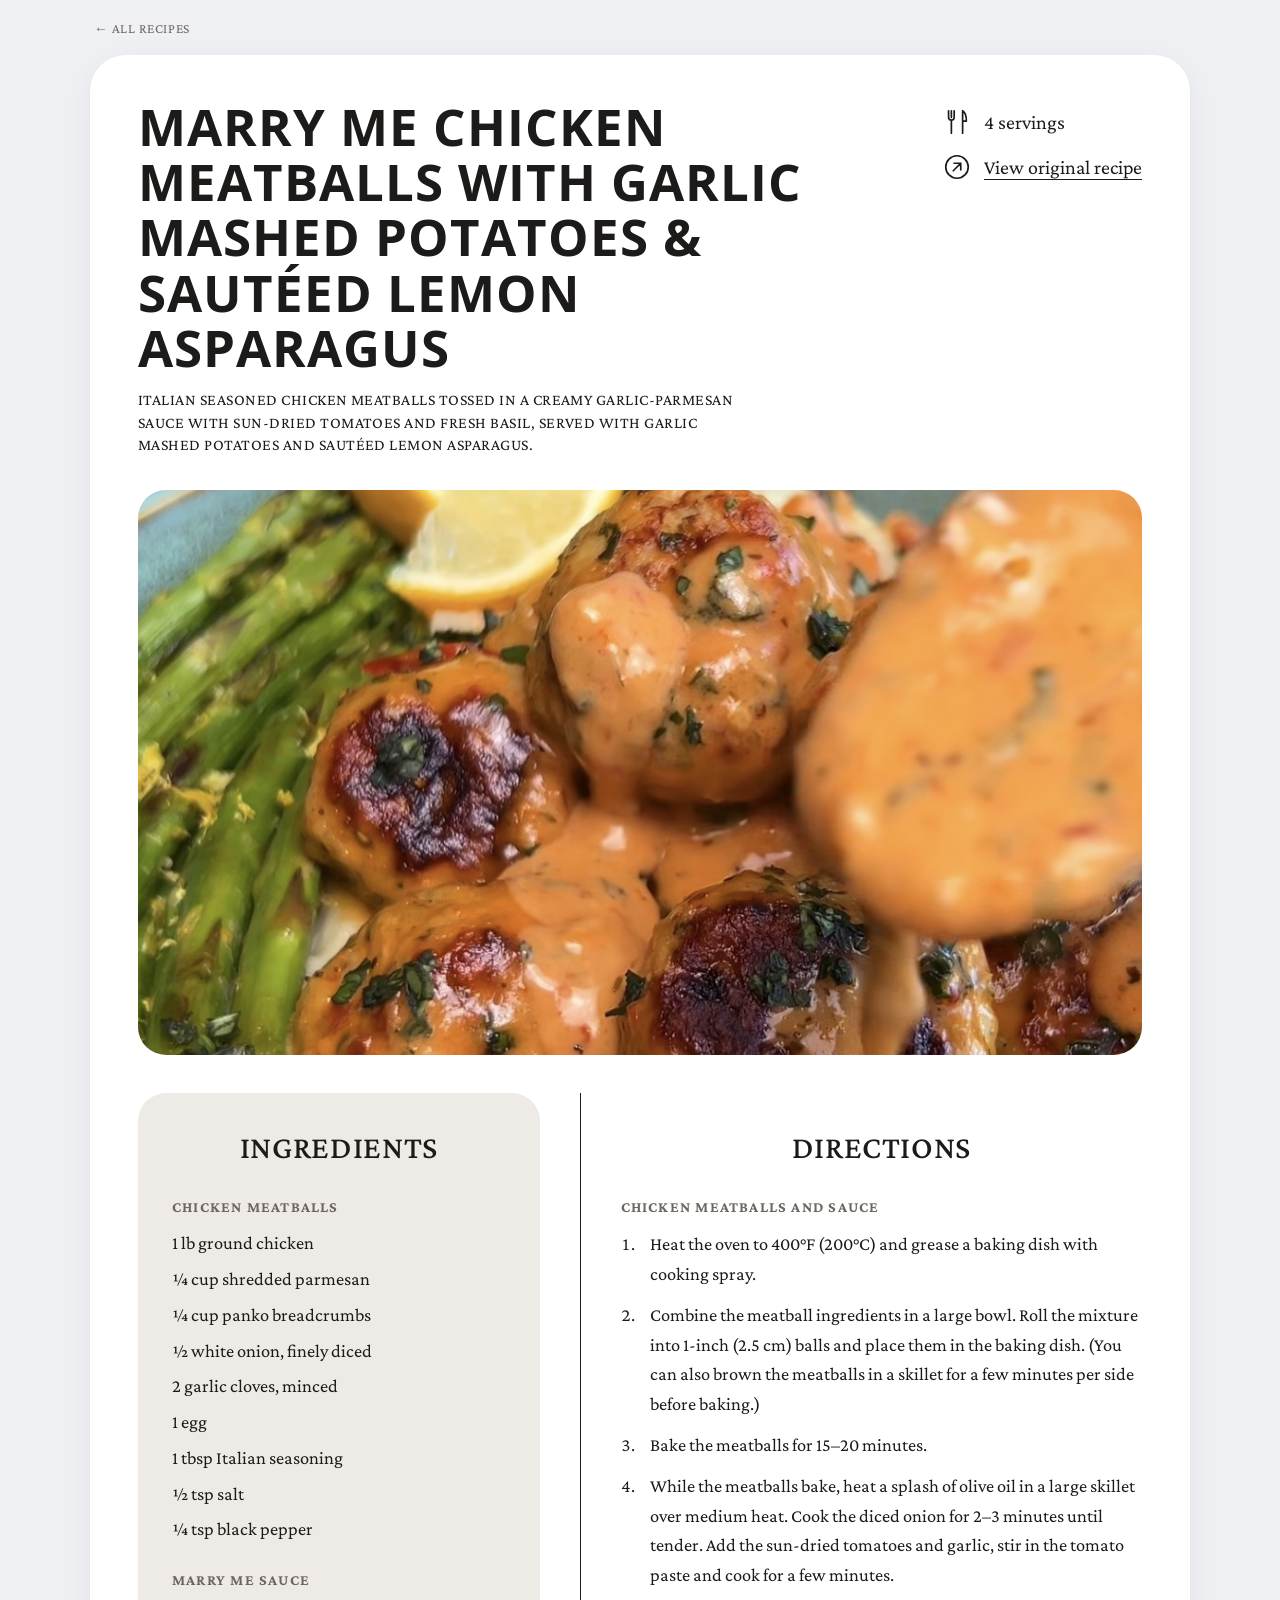
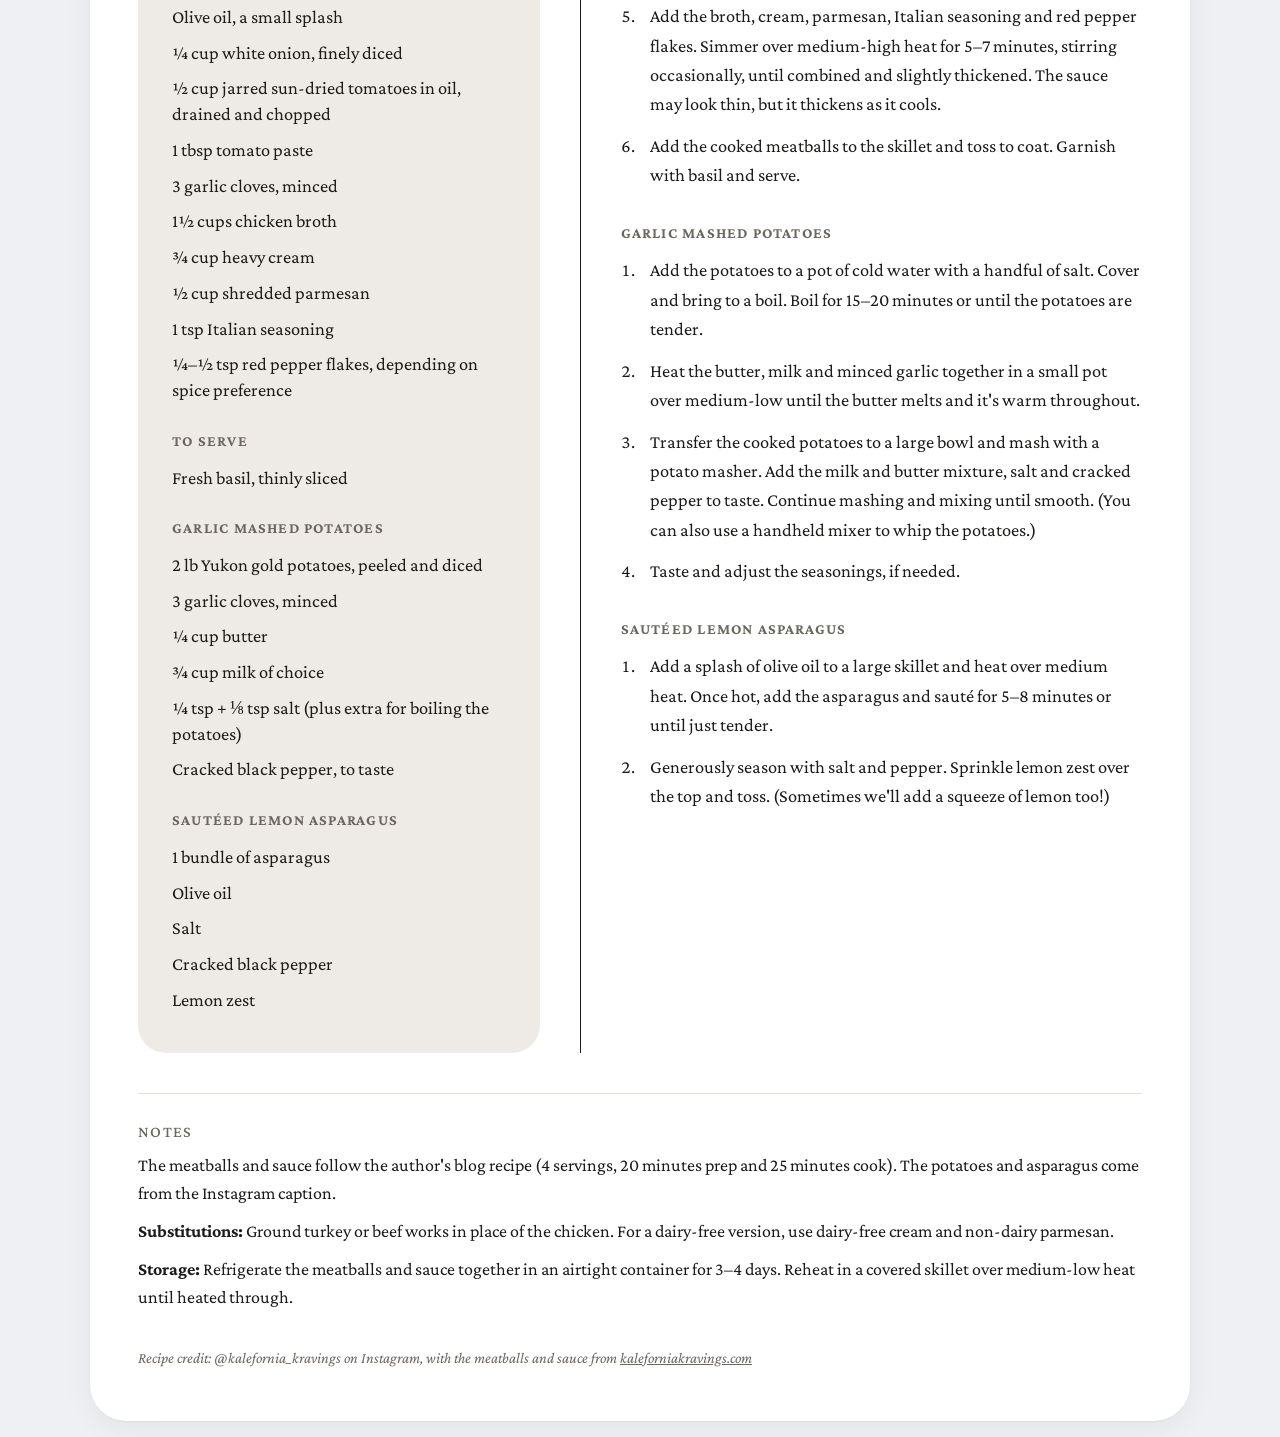
<file: site/recipes/marry-me-chicken-meatballs.html>
<!doctype html>
<html lang="en">
<head>
<meta charset="utf-8">
<meta name="viewport" content="width=device-width, initial-scale=1">
<title>Marry Me Chicken Meatballs with Garlic Mashed Potatoes &amp; Sautéed Lemon Asparagus · My Cookbook</title>
<meta name="description" content="Italian seasoned chicken meatballs tossed in a creamy garlic-parmesan sauce with sun-dried tomatoes and fresh basil, served with garlic mashed potatoes and sautéed lemon asparagus.">
<link rel="preconnect" href="https://fonts.googleapis.com">
<link rel="preconnect" href="https://fonts.gstatic.com" crossorigin>
<link href="https://fonts.googleapis.com/css2?family=Crimson+Pro:ital,wght@0,400;0,500;0,600;1,400&family=Open+Sans:wght@600;700&display=swap" rel="stylesheet">
<style>
/* ---------- Tokens ---------- */
:root {
  --bg: #eef0f4;
  --card: #ffffff;
  --ink: #1c1b1a;
  --muted: #6b665f;
  --panel: #eeeae6;
  --line: #1c1b1a;
  --soft-line: #e3dfd9;
  --accent: #4f6b35;
  --accent-ink: #ffffff;
  --shadow: 0 1px 2px rgba(20, 20, 20, 0.04), 0 8px 30px rgba(20, 20, 20, 0.05);
  --display: "Open Sans", system-ui, "Segoe UI", Arial, sans-serif;
  --serif: "Crimson Pro", Georgia, "Times New Roman", serif;
}

@media (prefers-color-scheme: dark) {
  :root:not([data-theme="light"]) {
    --bg: #131415;
    --card: #1c1d1f;
    --ink: #efece7;
    --muted: #a39d94;
    --panel: #282623;
    --line: #efece7;
    --soft-line: #34322f;
    --accent: #9dbb7a;
    --accent-ink: #14160f;
    --shadow: 0 1px 2px rgba(0, 0, 0, 0.3), 0 8px 30px rgba(0, 0, 0, 0.25);
    color-scheme: dark;
  }
}

:root[data-theme="dark"] {
  --bg: #131415;
  --card: #1c1d1f;
  --ink: #efece7;
  --muted: #a39d94;
  --panel: #282623;
  --line: #efece7;
  --soft-line: #34322f;
  --accent: #9dbb7a;
  --accent-ink: #14160f;
  --shadow: 0 1px 2px rgba(0, 0, 0, 0.3), 0 8px 30px rgba(0, 0, 0, 0.25);
  color-scheme: dark;
}

/* ---------- Base ---------- */
*, *::before, *::after { box-sizing: border-box; }

html { -webkit-text-size-adjust: 100%; }

body {
  margin: 0;
  background: var(--bg);
  color: var(--ink);
  font-family: var(--serif);
  font-size: 1.125rem;
  line-height: 1.55;
  padding: 16px;
}

img { display: block; max-width: 100%; }
a { color: inherit; }
h1, h2, h3, p, ul, ol, figure { margin: 0; }
ul, ol { padding: 0; list-style: none; }

.wrap { max-width: 1100px; margin: 0 auto; }

.topnav {
  max-width: 1100px;
  margin: 0 auto 14px;
  padding: 0 4px;
  font-size: 1rem;
}
.topnav a {
  text-decoration: none;
  color: var(--muted);
  letter-spacing: 0.04em;
  text-transform: uppercase;
  font-size: 0.85rem;
}
.topnav a:hover { color: var(--ink); }

/* ---------- Recipe sheet ---------- */
.sheet {
  max-width: 1100px;
  margin: 0 auto;
  background: var(--card);
  border-radius: 36px;
  box-shadow: var(--shadow);
  padding: 44px 48px 52px;
}

.sheet-head {
  display: flex;
  justify-content: space-between;
  align-items: flex-start;
  gap: 24px 40px;
  margin-bottom: 34px;
}

.sheet-head h1 {
  font-family: var(--display);
  font-weight: 700;
  font-size: clamp(1.9rem, 4.8vw, 3.2rem);
  line-height: 1.08;
  text-transform: uppercase;
  letter-spacing: 0.02em;
  overflow-wrap: anywhere;
}

.sub {
  margin-top: 14px;
  max-width: 38em;
  text-transform: uppercase;
  letter-spacing: 0.03em;
  font-size: 1rem;
  line-height: 1.4;
}

.meta {
  display: flex;
  flex-direction: column;
  gap: 14px;
  padding-top: 8px;
  flex: none;
}
.meta li {
  display: flex;
  align-items: center;
  gap: 12px;
  font-size: 1.25rem;
  white-space: nowrap;
}
.meta svg { width: 30px; height: 30px; flex: none; }
.meta a.watch {
  display: flex;
  align-items: center;
  gap: 12px;
  color: inherit;
  text-decoration: underline;
  text-decoration-thickness: 1px;
  text-underline-offset: 5px;
}
.meta a.watch:hover { color: var(--accent); }
.meta a.watch:focus-visible { outline: 2px solid var(--accent); outline-offset: 4px; border-radius: 4px; }

.hero {
  border-radius: 28px;
  overflow: hidden;
  aspect-ratio: 16 / 9;
  background: var(--panel);
  margin-bottom: 38px;
}
.hero img { width: 100%; height: 100%; object-fit: cover; }

.cols {
  display: grid;
  grid-template-columns: minmax(0, 0.8fr) minmax(0, 1.2fr);
  gap: 0;
  align-items: stretch;
}

.ingredients {
  background: var(--panel);
  border-radius: 28px;
  padding: 30px 34px 34px;
  align-self: start;
}

/* No method on the post: ingredients span the card in two columns */
.cols.no-steps { grid-template-columns: minmax(0, 1fr); }
.cols.no-steps .ingredients { columns: 2; column-gap: 56px; padding-bottom: 28px; }
.cols.no-steps .ingredients h2 { column-span: all; }
.cols.no-steps .ingredients h3:first-of-type { margin-top: 0; }
.cols.no-steps .ingredients h3 { break-after: avoid; }
.cols.no-steps .ingredients ul { break-inside: avoid; }

.ingredients h2,
.directions h2 {
  font-family: var(--serif);
  font-weight: 500;
  font-size: 2rem;
  letter-spacing: 0.02em;
  text-transform: uppercase;
  text-align: center;
  margin-bottom: 22px;
}

.ingredients h3 {
  font-size: 0.95rem;
  letter-spacing: 0.08em;
  text-transform: uppercase;
  color: var(--muted);
  margin: 20px 0 8px;
}

.ingredients li {
  padding: 5px 0;
  font-size: 1.15rem;
  line-height: 1.4;
}

.directions {
  border-left: 1.5px solid var(--line);
  margin-left: 40px;
  padding: 30px 0 0 40px;
}

.directions ol {
  counter-reset: step;
  display: grid;
  gap: 12px;
}
.directions h3 {
  font-size: 0.95rem;
  letter-spacing: 0.08em;
  text-transform: uppercase;
  color: var(--muted);
  margin: 0 0 12px;
}
.directions ol + h3 { margin-top: 30px; }
.directions li {
  counter-increment: step;
  display: grid;
  grid-template-columns: 1.6em 1fr;
  font-size: 1.15rem;
  line-height: 1.6;
}
.directions li::before {
  content: counter(step) ".";
  font-variant-numeric: tabular-nums;
}

.notes {
  margin-top: 40px;
  padding-top: 26px;
  border-top: 1px solid var(--soft-line);
}
.notes h2 {
  font-size: 1rem;
  letter-spacing: 0.08em;
  text-transform: uppercase;
  color: var(--muted);
  margin-bottom: 8px;
  font-weight: 500;
}
.notes p + p { margin-top: 10px; }

.credit {
  margin-top: 34px;
  font-size: 0.95rem;
  color: var(--muted);
  font-style: italic;
}

/* ---------- Listing page ---------- */
.masthead { padding: 28px 8px 10px; }
.masthead h1 {
  font-family: var(--display);
  font-weight: 700;
  text-transform: uppercase;
  letter-spacing: 0.02em;
  font-size: clamp(2.2rem, 6.5vw, 3.8rem);
  line-height: 1.05;
}
.masthead p {
  margin-top: 12px;
  text-transform: uppercase;
  letter-spacing: 0.04em;
  font-size: 1rem;
  color: var(--muted);
}

.searchbar { margin: 26px 0 14px; }
.searchbar input {
  width: 100%;
  font: inherit;
  font-size: 1.2rem;
  color: var(--ink);
  background: var(--card);
  border: 1.5px solid var(--soft-line);
  border-radius: 999px;
  padding: 15px 24px;
  box-shadow: var(--shadow);
  outline: none;
  -webkit-appearance: none;
  appearance: none;
}
.searchbar input::placeholder { color: var(--muted); opacity: 0.8; }
.searchbar input:focus { border-color: var(--accent); }

.tags { display: flex; flex-wrap: wrap; gap: 8px; margin: 0 0 8px; }
.tags button {
  font: inherit;
  font-size: 0.95rem;
  color: var(--ink);
  background: var(--panel);
  border: 1.5px solid transparent;
  border-radius: 999px;
  padding: 4px 14px;
  cursor: pointer;
}
.tags button[aria-pressed="true"] {
  background: var(--accent);
  color: var(--accent-ink);
}
.tags button:focus-visible { outline: 2px solid var(--accent); outline-offset: 2px; }

.status {
  min-height: 1.6em;
  margin: 10px 4px 14px;
  font-size: 1rem;
  color: var(--muted);
}

.grid {
  display: grid;
  grid-template-columns: repeat(auto-fill, minmax(260px, 1fr));
  gap: 22px;
}

.card {
  background: var(--card);
  border-radius: 28px;
  overflow: hidden;
  box-shadow: var(--shadow);
}
.card[hidden] { display: none; }
.card a {
  display: flex;
  flex-direction: column;
  height: 100%;
  text-decoration: none;
}
.card .thumb {
  aspect-ratio: 4 / 3;
  background: var(--panel);
  overflow: hidden;
  display: grid;
  place-items: center;
}
.card .thumb img { width: 100%; height: 100%; object-fit: cover; transition: transform 0.4s ease; }
.card a:hover .thumb img { transform: scale(1.03); }
.card .thumb .initial {
  font-family: var(--display);
  font-weight: 700;
  font-size: 4rem;
  color: var(--muted);
  opacity: 0.55;
}
.card .body { padding: 18px 22px 22px; }
.card h2 {
  font-family: var(--display);
  font-weight: 700;
  font-size: 1.2rem;
  line-height: 1.2;
  letter-spacing: 0.02em;
  text-transform: uppercase;
}
.card .desc {
  margin-top: 8px;
  font-size: 1rem;
  line-height: 1.4;
  color: var(--muted);
  display: -webkit-box;
  -webkit-line-clamp: 2;
  -webkit-box-orient: vertical;
  overflow: hidden;
}
.card .facts {
  margin-top: 12px;
  display: flex;
  flex-wrap: wrap;
  gap: 4px 14px;
  font-size: 0.95rem;
}
.card .chips { margin-top: 10px; display: flex; flex-wrap: wrap; gap: 6px; }
.card .chips span {
  font-size: 0.82rem;
  background: var(--panel);
  border-radius: 999px;
  padding: 1px 10px;
}

.empty {
  text-align: center;
  color: var(--muted);
  padding: 50px 10px;
}
.empty[hidden] { display: none; }

footer.site {
  max-width: 1100px;
  margin: 36px auto 8px;
  text-align: center;
  font-size: 0.9rem;
  color: var(--muted);
}

/* ---------- Small screens ---------- */
@media (max-width: 760px) {
  body { padding: 16px; font-size: 1.06rem; }
  .sheet { border-radius: 28px; padding: 26px 20px 34px; }
  .sheet-head { flex-direction: column; gap: 18px; margin-bottom: 24px; }
  .meta { flex-direction: row; flex-wrap: wrap; gap: 8px 22px; padding-top: 0; }
  .meta li { font-size: 1.1rem; }
  .meta svg { width: 26px; height: 26px; }
  .hero { aspect-ratio: 4 / 3; border-radius: 22px; margin-bottom: 26px; }
  .cols { grid-template-columns: 1fr; gap: 30px; }
  .cols.no-steps .ingredients { columns: 1; }
  .ingredients { border-radius: 22px; padding: 24px 22px 26px; }
  .directions { border-left: 0; margin-left: 0; padding: 0; }
  .ingredients h2, .directions h2 { font-size: 1.7rem; }
}

/* ---------- Print ---------- */
@media print {
  body { background: #fff; padding: 0; color: #000; }
  .topnav, footer.site { display: none; }
  .sheet { box-shadow: none; border-radius: 0; padding: 0; background: #fff; }
  .hero { aspect-ratio: 16 / 7; }
  .ingredients { background: #f1eeea; }
}

</style>
</head>
<body>
<nav class="topnav"><a href="../index.html">&larr; All recipes</a></nav>
<main class="sheet">
  <header class="sheet-head">
    <div>
      <h1>Marry Me Chicken Meatballs with Garlic Mashed Potatoes &amp; Sautéed Lemon Asparagus</h1>
      <p class="sub">Italian seasoned chicken meatballs tossed in a creamy garlic-parmesan sauce with sun-dried tomatoes and fresh basil, served with garlic mashed potatoes and sautéed lemon asparagus.</p>
    </div>
    <ul class="meta"><li><svg viewBox="0 0 32 32" fill="none" stroke="currentColor" stroke-width="1.8" stroke-linecap="round" stroke-linejoin="round" aria-hidden="true"><path d="M7 4v7M10 4v7M13 4v7M7 11a3 3 0 0 0 6 0M10 14v14"/><path d="M22 28V4M22 4c3 2 4 7 4 11h-4"/></svg><span>4 servings</span></li><li><a class="watch" href="https://kaleforniakravings.com/marry-me-chicken-meatballs/" target="_blank" rel="noopener noreferrer"><svg viewBox="0 0 32 32" fill="none" stroke="currentColor" stroke-width="1.8" stroke-linecap="round" stroke-linejoin="round" aria-hidden="true"><circle cx="16" cy="16" r="12"/><path d="M12 20l8-8M13 12h7v7"/></svg><span>View original recipe</span></a></li></ul>
  </header>
  <figure class="hero"><img src="../images/marry-me-chicken-meatballs.jpg" alt="Marry Me Chicken Meatballs with Garlic Mashed Potatoes &amp; Sautéed Lemon Asparagus"></figure>
  <div class="cols">
    <section class="ingredients">
      <h2>Ingredients</h2>
      <h3>Chicken meatballs</h3><ul><li>1 lb ground chicken</li><li>¼ cup shredded parmesan</li><li>¼ cup panko breadcrumbs</li><li>½ white onion, finely diced</li><li>2 garlic cloves, minced</li><li>1 egg</li><li>1 tbsp Italian seasoning</li><li>½ tsp salt</li><li>¼ tsp black pepper</li></ul><h3>Marry me sauce</h3><ul><li>Olive oil, a small splash</li><li>¼ cup white onion, finely diced</li><li>½ cup jarred sun-dried tomatoes in oil, drained and chopped</li><li>1 tbsp tomato paste</li><li>3 garlic cloves, minced</li><li>1½ cups chicken broth</li><li>¾ cup heavy cream</li><li>½ cup shredded parmesan</li><li>1 tsp Italian seasoning</li><li>¼–½ tsp red pepper flakes, depending on spice preference</li></ul><h3>To serve</h3><ul><li>Fresh basil, thinly sliced</li></ul><h3>Garlic mashed potatoes</h3><ul><li>2 lb Yukon gold potatoes, peeled and diced</li><li>3 garlic cloves, minced</li><li>¼ cup butter</li><li>¾ cup milk of choice</li><li>¼ tsp + ⅛ tsp salt (plus extra for boiling the potatoes)</li><li>Cracked black pepper, to taste</li></ul><h3>Sautéed lemon asparagus</h3><ul><li>1 bundle of asparagus</li><li>Olive oil</li><li>Salt</li><li>Cracked black pepper</li><li>Lemon zest</li></ul>
    </section>
    <section class="directions">
      <h2>Directions</h2>
      <h3>Chicken meatballs and sauce</h3><ol><li><span>Heat the oven to 400°F (200°C) and grease a baking dish with cooking spray.</span></li><li><span>Combine the meatball ingredients in a large bowl. Roll the mixture into 1-inch (2.5 cm) balls and place them in the baking dish. (You can also brown the meatballs in a skillet for a few minutes per side before baking.)</span></li><li><span>Bake the meatballs for 15–20 minutes.</span></li><li><span>While the meatballs bake, heat a splash of olive oil in a large skillet over medium heat. Cook the diced onion for 2–3 minutes until tender. Add the sun-dried tomatoes and garlic, stir in the tomato paste and cook for a few minutes.</span></li><li><span>Add the broth, cream, parmesan, Italian seasoning and red pepper flakes. Simmer over medium-high heat for 5–7 minutes, stirring occasionally, until combined and slightly thickened. The sauce may look thin, but it thickens as it cools.</span></li><li><span>Add the cooked meatballs to the skillet and toss to coat. Garnish with basil and serve.</span></li></ol><h3>Garlic mashed potatoes</h3><ol><li><span>Add the potatoes to a pot of cold water with a handful of salt. Cover and bring to a boil. Boil for 15–20 minutes or until the potatoes are tender.</span></li><li><span>Heat the butter, milk and minced garlic together in a small pot over medium-low until the butter melts and it&#x27;s warm throughout.</span></li><li><span>Transfer the cooked potatoes to a large bowl and mash with a potato masher. Add the milk and butter mixture, salt and cracked pepper to taste. Continue mashing and mixing until smooth. (You can also use a handheld mixer to whip the potatoes.)</span></li><li><span>Taste and adjust the seasonings, if needed.</span></li></ol><h3>Sautéed lemon asparagus</h3><ol><li><span>Add a splash of olive oil to a large skillet and heat over medium heat. Once hot, add the asparagus and sauté for 5–8 minutes or until just tender.</span></li><li><span>Generously season with salt and pepper. Sprinkle lemon zest over the top and toss. (Sometimes we&#x27;ll add a squeeze of lemon too!)</span></li></ol>
    </section>
  </div>
  <section class="notes"><h2>Notes</h2><p>The meatballs and sauce follow the author&#x27;s blog recipe (4 servings, 20 minutes prep and 25 minutes cook). The potatoes and asparagus come from the Instagram caption.</p><p><strong>Substitutions:</strong> Ground turkey or beef works in place of the chicken. For a dairy-free version, use dairy-free cream and non-dairy parmesan.</p><p><strong>Storage:</strong> Refrigerate the meatballs and sauce together in an airtight container for 3–4 days. Reheat in a covered skillet over medium-low heat until heated through.</p></section>
  <p class="credit">Recipe credit: @kalefornia_kravings on Instagram, with the meatballs and sauce from <a href="https://kaleforniakravings.com/marry-me-chicken-meatballs/">kaleforniakravings.com</a></p>
</main>
</body>
</html>
</file>
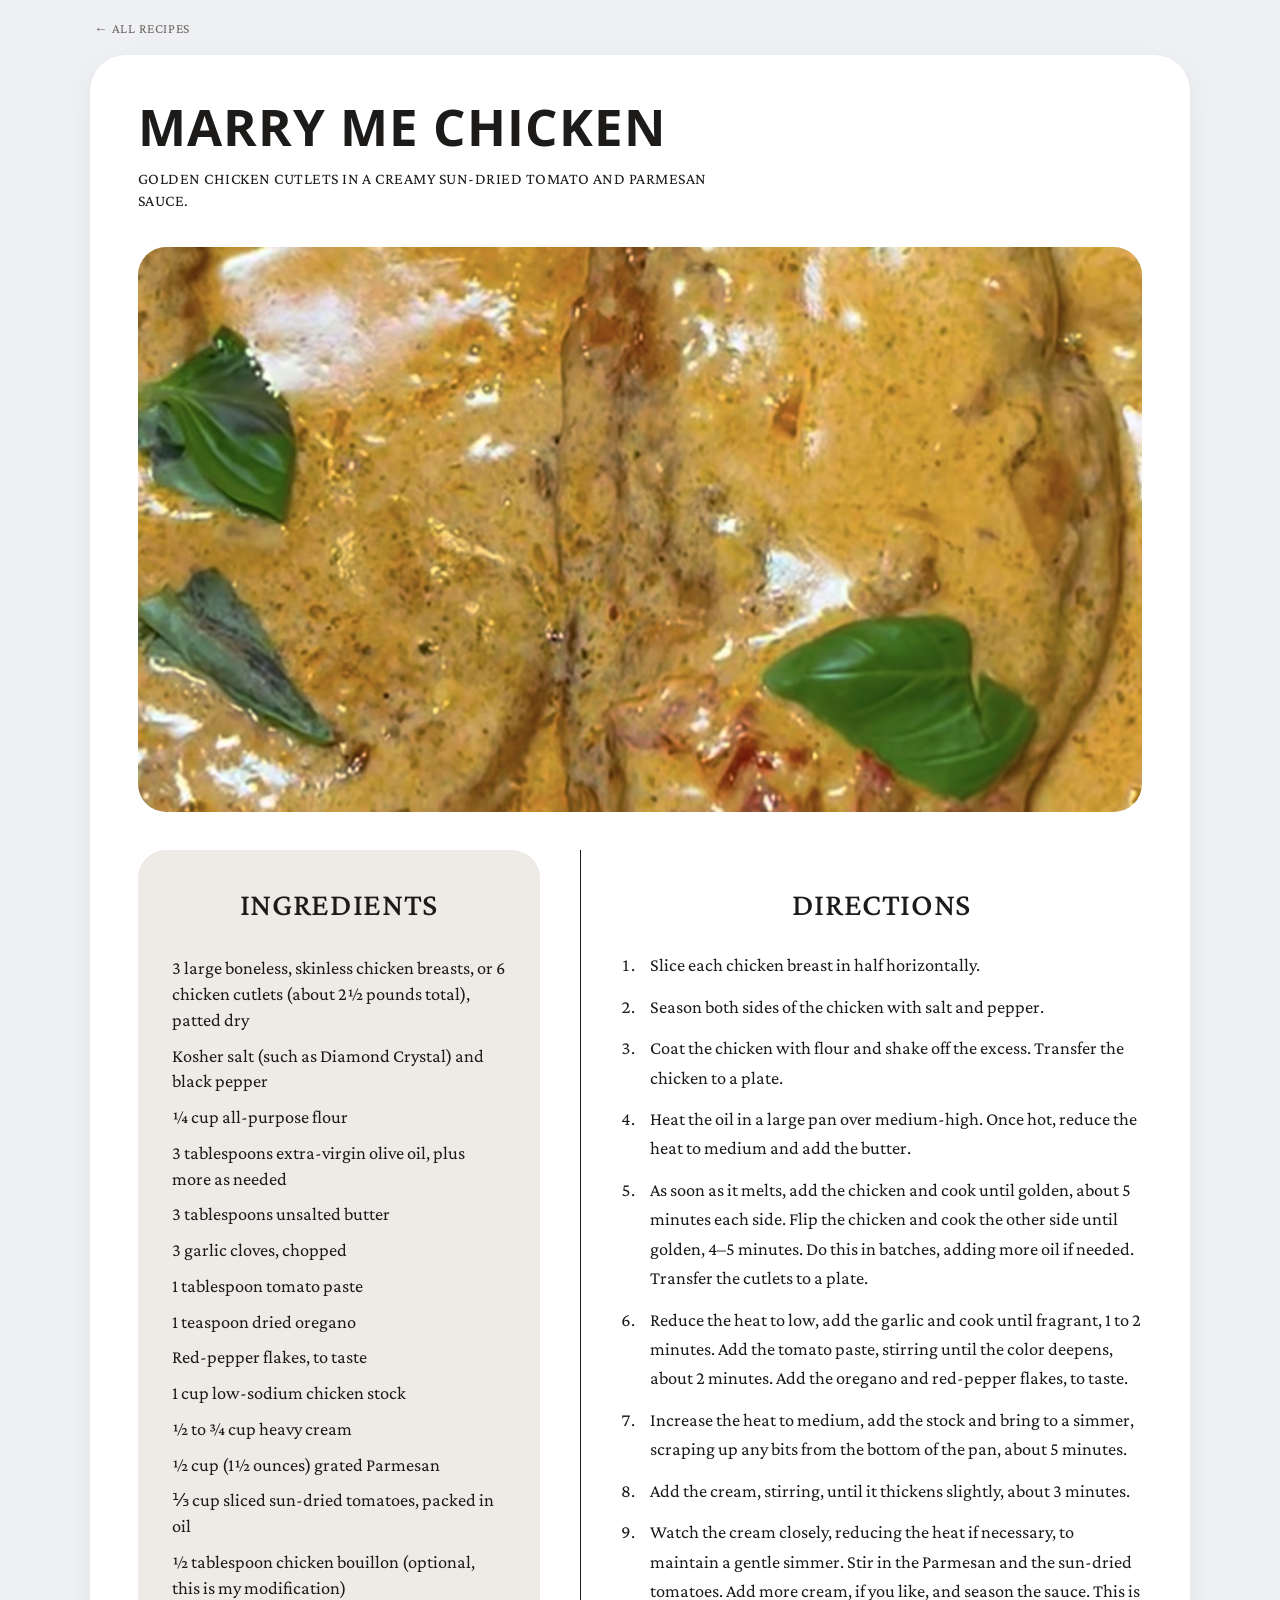
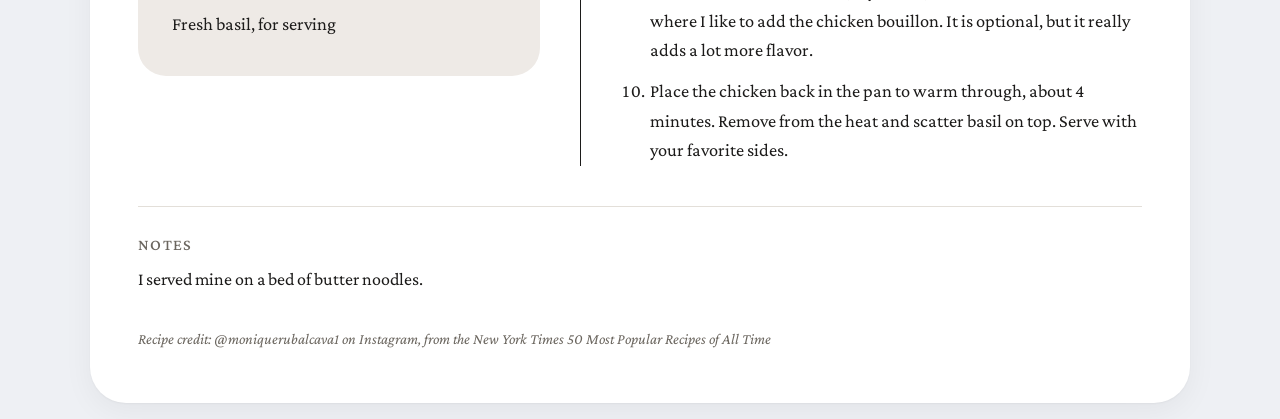
<file: site/recipes/marry-me-chicken.html>
<!doctype html>
<html lang="en">
<head>
<meta charset="utf-8">
<meta name="viewport" content="width=device-width, initial-scale=1">
<title>Marry Me Chicken · My Cookbook</title>
<meta name="description" content="Golden chicken cutlets in a creamy sun-dried tomato and Parmesan sauce.">
<link rel="preconnect" href="https://fonts.googleapis.com">
<link rel="preconnect" href="https://fonts.gstatic.com" crossorigin>
<link href="https://fonts.googleapis.com/css2?family=Crimson+Pro:ital,wght@0,400;0,500;0,600;1,400&family=Open+Sans:wght@600;700&display=swap" rel="stylesheet">
<style>
/* ---------- Tokens ---------- */
:root {
  --bg: #eef0f4;
  --card: #ffffff;
  --ink: #1c1b1a;
  --muted: #6b665f;
  --panel: #eeeae6;
  --line: #1c1b1a;
  --soft-line: #e3dfd9;
  --accent: #4f6b35;
  --accent-ink: #ffffff;
  --shadow: 0 1px 2px rgba(20, 20, 20, 0.04), 0 8px 30px rgba(20, 20, 20, 0.05);
  --display: "Open Sans", system-ui, "Segoe UI", Arial, sans-serif;
  --serif: "Crimson Pro", Georgia, "Times New Roman", serif;
}

@media (prefers-color-scheme: dark) {
  :root:not([data-theme="light"]) {
    --bg: #131415;
    --card: #1c1d1f;
    --ink: #efece7;
    --muted: #a39d94;
    --panel: #282623;
    --line: #efece7;
    --soft-line: #34322f;
    --accent: #9dbb7a;
    --accent-ink: #14160f;
    --shadow: 0 1px 2px rgba(0, 0, 0, 0.3), 0 8px 30px rgba(0, 0, 0, 0.25);
    color-scheme: dark;
  }
}

:root[data-theme="dark"] {
  --bg: #131415;
  --card: #1c1d1f;
  --ink: #efece7;
  --muted: #a39d94;
  --panel: #282623;
  --line: #efece7;
  --soft-line: #34322f;
  --accent: #9dbb7a;
  --accent-ink: #14160f;
  --shadow: 0 1px 2px rgba(0, 0, 0, 0.3), 0 8px 30px rgba(0, 0, 0, 0.25);
  color-scheme: dark;
}

/* ---------- Base ---------- */
*, *::before, *::after { box-sizing: border-box; }

html { -webkit-text-size-adjust: 100%; }

body {
  margin: 0;
  background: var(--bg);
  color: var(--ink);
  font-family: var(--serif);
  font-size: 1.125rem;
  line-height: 1.55;
  padding: 16px;
}

img { display: block; max-width: 100%; }
a { color: inherit; }
h1, h2, h3, p, ul, ol, figure { margin: 0; }
ul, ol { padding: 0; list-style: none; }

.wrap { max-width: 1100px; margin: 0 auto; }

.topnav {
  max-width: 1100px;
  margin: 0 auto 14px;
  padding: 0 4px;
  font-size: 1rem;
}
.topnav a {
  text-decoration: none;
  color: var(--muted);
  letter-spacing: 0.04em;
  text-transform: uppercase;
  font-size: 0.85rem;
}
.topnav a:hover { color: var(--ink); }

/* ---------- Recipe sheet ---------- */
.sheet {
  max-width: 1100px;
  margin: 0 auto;
  background: var(--card);
  border-radius: 36px;
  box-shadow: var(--shadow);
  padding: 44px 48px 52px;
}

.sheet-head {
  display: flex;
  justify-content: space-between;
  align-items: flex-start;
  gap: 24px 40px;
  margin-bottom: 34px;
}

.sheet-head h1 {
  font-family: var(--display);
  font-weight: 700;
  font-size: clamp(1.9rem, 4.8vw, 3.2rem);
  line-height: 1.08;
  text-transform: uppercase;
  letter-spacing: 0.02em;
  overflow-wrap: anywhere;
}

.sub {
  margin-top: 14px;
  max-width: 38em;
  text-transform: uppercase;
  letter-spacing: 0.03em;
  font-size: 1rem;
  line-height: 1.4;
}

.meta {
  display: flex;
  flex-direction: column;
  gap: 14px;
  padding-top: 8px;
  flex: none;
}
.meta li {
  display: flex;
  align-items: center;
  gap: 12px;
  font-size: 1.25rem;
  white-space: nowrap;
}
.meta svg { width: 30px; height: 30px; flex: none; }
.meta a.watch {
  display: flex;
  align-items: center;
  gap: 12px;
  color: inherit;
  text-decoration: underline;
  text-decoration-thickness: 1px;
  text-underline-offset: 5px;
}
.meta a.watch:hover { color: var(--accent); }
.meta a.watch:focus-visible { outline: 2px solid var(--accent); outline-offset: 4px; border-radius: 4px; }

.hero {
  border-radius: 28px;
  overflow: hidden;
  aspect-ratio: 16 / 9;
  background: var(--panel);
  margin-bottom: 38px;
}
.hero img { width: 100%; height: 100%; object-fit: cover; }

.cols {
  display: grid;
  grid-template-columns: minmax(0, 0.8fr) minmax(0, 1.2fr);
  gap: 0;
  align-items: stretch;
}

.ingredients {
  background: var(--panel);
  border-radius: 28px;
  padding: 30px 34px 34px;
  align-self: start;
}

/* No method on the post: ingredients span the card in two columns */
.cols.no-steps { grid-template-columns: minmax(0, 1fr); }
.cols.no-steps .ingredients { columns: 2; column-gap: 56px; padding-bottom: 28px; }
.cols.no-steps .ingredients h2 { column-span: all; }
.cols.no-steps .ingredients h3:first-of-type { margin-top: 0; }
.cols.no-steps .ingredients h3 { break-after: avoid; }
.cols.no-steps .ingredients ul { break-inside: avoid; }

.ingredients h2,
.directions h2 {
  font-family: var(--serif);
  font-weight: 500;
  font-size: 2rem;
  letter-spacing: 0.02em;
  text-transform: uppercase;
  text-align: center;
  margin-bottom: 22px;
}

.ingredients h3 {
  font-size: 0.95rem;
  letter-spacing: 0.08em;
  text-transform: uppercase;
  color: var(--muted);
  margin: 20px 0 8px;
}

.ingredients li {
  padding: 5px 0;
  font-size: 1.15rem;
  line-height: 1.4;
}

.directions {
  border-left: 1.5px solid var(--line);
  margin-left: 40px;
  padding: 30px 0 0 40px;
}

.directions ol {
  counter-reset: step;
  display: grid;
  gap: 12px;
}
.directions h3 {
  font-size: 0.95rem;
  letter-spacing: 0.08em;
  text-transform: uppercase;
  color: var(--muted);
  margin: 0 0 12px;
}
.directions ol + h3 { margin-top: 30px; }
.directions li {
  counter-increment: step;
  display: grid;
  grid-template-columns: 1.6em 1fr;
  font-size: 1.15rem;
  line-height: 1.6;
}
.directions li::before {
  content: counter(step) ".";
  font-variant-numeric: tabular-nums;
}

.notes {
  margin-top: 40px;
  padding-top: 26px;
  border-top: 1px solid var(--soft-line);
}
.notes h2 {
  font-size: 1rem;
  letter-spacing: 0.08em;
  text-transform: uppercase;
  color: var(--muted);
  margin-bottom: 8px;
  font-weight: 500;
}
.notes p + p { margin-top: 10px; }

.credit {
  margin-top: 34px;
  font-size: 0.95rem;
  color: var(--muted);
  font-style: italic;
}

/* ---------- Listing page ---------- */
.masthead { padding: 28px 8px 10px; }
.masthead h1 {
  font-family: var(--display);
  font-weight: 700;
  text-transform: uppercase;
  letter-spacing: 0.02em;
  font-size: clamp(2.2rem, 6.5vw, 3.8rem);
  line-height: 1.05;
}
.masthead p {
  margin-top: 12px;
  text-transform: uppercase;
  letter-spacing: 0.04em;
  font-size: 1rem;
  color: var(--muted);
}

.searchbar { margin: 26px 0 14px; }
.searchbar input {
  width: 100%;
  font: inherit;
  font-size: 1.2rem;
  color: var(--ink);
  background: var(--card);
  border: 1.5px solid var(--soft-line);
  border-radius: 999px;
  padding: 15px 24px;
  box-shadow: var(--shadow);
  outline: none;
  -webkit-appearance: none;
  appearance: none;
}
.searchbar input::placeholder { color: var(--muted); opacity: 0.8; }
.searchbar input:focus { border-color: var(--accent); }

.tags { display: flex; flex-wrap: wrap; gap: 8px; margin: 0 0 8px; }
.tags button {
  font: inherit;
  font-size: 0.95rem;
  color: var(--ink);
  background: var(--panel);
  border: 1.5px solid transparent;
  border-radius: 999px;
  padding: 4px 14px;
  cursor: pointer;
}
.tags button[aria-pressed="true"] {
  background: var(--accent);
  color: var(--accent-ink);
}
.tags button:focus-visible { outline: 2px solid var(--accent); outline-offset: 2px; }

.status {
  min-height: 1.6em;
  margin: 10px 4px 14px;
  font-size: 1rem;
  color: var(--muted);
}

.grid {
  display: grid;
  grid-template-columns: repeat(auto-fill, minmax(260px, 1fr));
  gap: 22px;
}

.card {
  background: var(--card);
  border-radius: 28px;
  overflow: hidden;
  box-shadow: var(--shadow);
}
.card[hidden] { display: none; }
.card a {
  display: flex;
  flex-direction: column;
  height: 100%;
  text-decoration: none;
}
.card .thumb {
  aspect-ratio: 4 / 3;
  background: var(--panel);
  overflow: hidden;
  display: grid;
  place-items: center;
}
.card .thumb img { width: 100%; height: 100%; object-fit: cover; transition: transform 0.4s ease; }
.card a:hover .thumb img { transform: scale(1.03); }
.card .thumb .initial {
  font-family: var(--display);
  font-weight: 700;
  font-size: 4rem;
  color: var(--muted);
  opacity: 0.55;
}
.card .body { padding: 18px 22px 22px; }
.card h2 {
  font-family: var(--display);
  font-weight: 700;
  font-size: 1.2rem;
  line-height: 1.2;
  letter-spacing: 0.02em;
  text-transform: uppercase;
}
.card .desc {
  margin-top: 8px;
  font-size: 1rem;
  line-height: 1.4;
  color: var(--muted);
  display: -webkit-box;
  -webkit-line-clamp: 2;
  -webkit-box-orient: vertical;
  overflow: hidden;
}
.card .facts {
  margin-top: 12px;
  display: flex;
  flex-wrap: wrap;
  gap: 4px 14px;
  font-size: 0.95rem;
}
.card .chips { margin-top: 10px; display: flex; flex-wrap: wrap; gap: 6px; }
.card .chips span {
  font-size: 0.82rem;
  background: var(--panel);
  border-radius: 999px;
  padding: 1px 10px;
}

.empty {
  text-align: center;
  color: var(--muted);
  padding: 50px 10px;
}
.empty[hidden] { display: none; }

footer.site {
  max-width: 1100px;
  margin: 36px auto 8px;
  text-align: center;
  font-size: 0.9rem;
  color: var(--muted);
}

/* ---------- Small screens ---------- */
@media (max-width: 760px) {
  body { padding: 16px; font-size: 1.06rem; }
  .sheet { border-radius: 28px; padding: 26px 20px 34px; }
  .sheet-head { flex-direction: column; gap: 18px; margin-bottom: 24px; }
  .meta { flex-direction: row; flex-wrap: wrap; gap: 8px 22px; padding-top: 0; }
  .meta li { font-size: 1.1rem; }
  .meta svg { width: 26px; height: 26px; }
  .hero { aspect-ratio: 4 / 3; border-radius: 22px; margin-bottom: 26px; }
  .cols { grid-template-columns: 1fr; gap: 30px; }
  .cols.no-steps .ingredients { columns: 1; }
  .ingredients { border-radius: 22px; padding: 24px 22px 26px; }
  .directions { border-left: 0; margin-left: 0; padding: 0; }
  .ingredients h2, .directions h2 { font-size: 1.7rem; }
}

/* ---------- Print ---------- */
@media print {
  body { background: #fff; padding: 0; color: #000; }
  .topnav, footer.site { display: none; }
  .sheet { box-shadow: none; border-radius: 0; padding: 0; background: #fff; }
  .hero { aspect-ratio: 16 / 7; }
  .ingredients { background: #f1eeea; }
}

</style>
</head>
<body>
<nav class="topnav"><a href="../index.html">&larr; All recipes</a></nav>
<main class="sheet">
  <header class="sheet-head">
    <div>
      <h1>Marry Me Chicken</h1>
      <p class="sub">Golden chicken cutlets in a creamy sun-dried tomato and Parmesan sauce.</p>
    </div>
    
  </header>
  <figure class="hero"><img src="../images/marry-me-chicken.jpg" alt="Marry Me Chicken"></figure>
  <div class="cols">
    <section class="ingredients">
      <h2>Ingredients</h2>
      <ul><li>3 large boneless, skinless chicken breasts, or 6 chicken cutlets (about 2½ pounds total), patted dry</li><li>Kosher salt (such as Diamond Crystal) and black pepper</li><li>¼ cup all-purpose flour</li><li>3 tablespoons extra-virgin olive oil, plus more as needed</li><li>3 tablespoons unsalted butter</li><li>3 garlic cloves, chopped</li><li>1 tablespoon tomato paste</li><li>1 teaspoon dried oregano</li><li>Red-pepper flakes, to taste</li><li>1 cup low-sodium chicken stock</li><li>½ to ¾ cup heavy cream</li><li>½ cup (1½ ounces) grated Parmesan</li><li>⅓ cup sliced sun-dried tomatoes, packed in oil</li><li>½ tablespoon chicken bouillon (optional, this is my modification)</li><li>Fresh basil, for serving</li></ul>
    </section>
    <section class="directions">
      <h2>Directions</h2>
      <ol><li><span>Slice each chicken breast in half horizontally.</span></li><li><span>Season both sides of the chicken with salt and pepper.</span></li><li><span>Coat the chicken with flour and shake off the excess. Transfer the chicken to a plate.</span></li><li><span>Heat the oil in a large pan over medium-high. Once hot, reduce the heat to medium and add the butter.</span></li><li><span>As soon as it melts, add the chicken and cook until golden, about 5 minutes each side. Flip the chicken and cook the other side until golden, 4–5 minutes. Do this in batches, adding more oil if needed. Transfer the cutlets to a plate.</span></li><li><span>Reduce the heat to low, add the garlic and cook until fragrant, 1 to 2 minutes. Add the tomato paste, stirring until the color deepens, about 2 minutes. Add the oregano and red-pepper flakes, to taste.</span></li><li><span>Increase the heat to medium, add the stock and bring to a simmer, scraping up any bits from the bottom of the pan, about 5 minutes.</span></li><li><span>Add the cream, stirring, until it thickens slightly, about 3 minutes.</span></li><li><span>Watch the cream closely, reducing the heat if necessary, to maintain a gentle simmer. Stir in the Parmesan and the sun-dried tomatoes. Add more cream, if you like, and season the sauce. This is where I like to add the chicken bouillon. It is optional, but it really adds a lot more flavor.</span></li><li><span>Place the chicken back in the pan to warm through, about 4 minutes. Remove from the heat and scatter basil on top. Serve with your favorite sides.</span></li></ol>
    </section>
  </div>
  <section class="notes"><h2>Notes</h2><p>I served mine on a bed of butter noodles.</p></section>
  <p class="credit">Recipe credit: @moniquerubalcava1 on Instagram, from the New York Times 50 Most Popular Recipes of All Time</p>
</main>
</body>
</html>
</file>
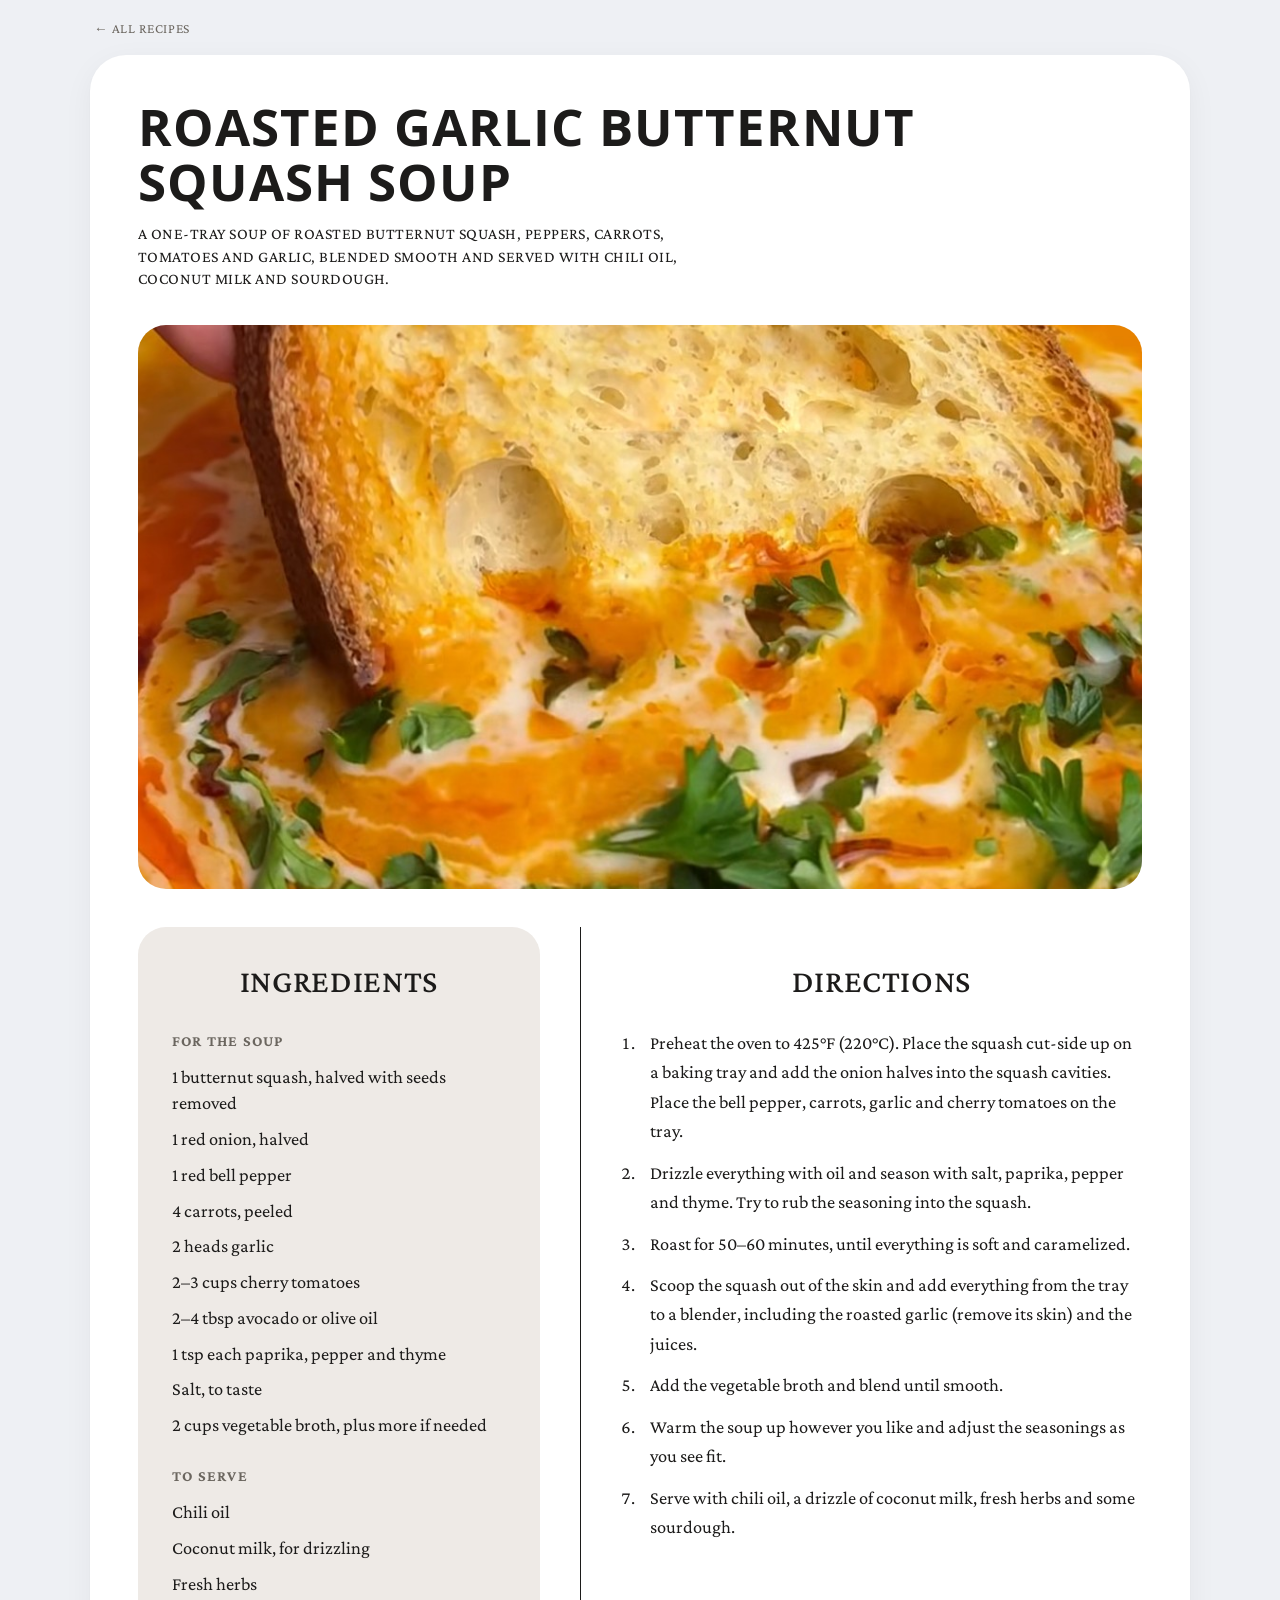
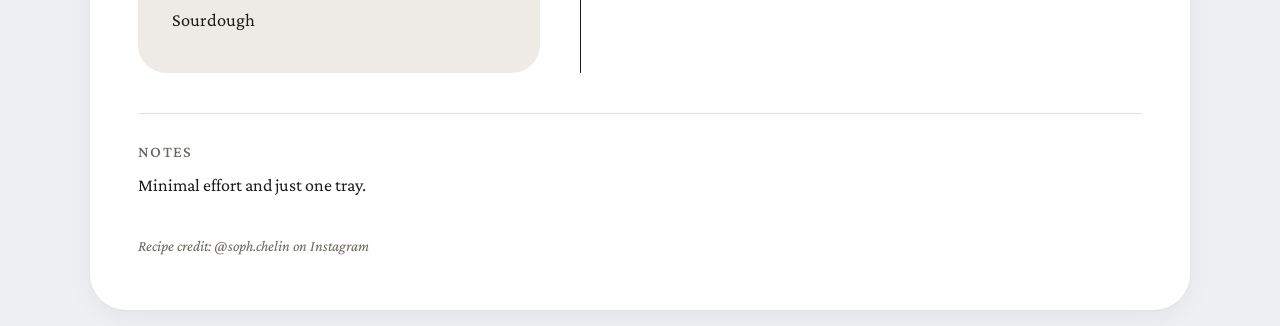
<file: site/recipes/roasted-garlic-butternut-squash-soup.html>
<!doctype html>
<html lang="en">
<head>
<meta charset="utf-8">
<meta name="viewport" content="width=device-width, initial-scale=1">
<title>Roasted Garlic Butternut Squash Soup · My Cookbook</title>
<meta name="description" content="A one-tray soup of roasted butternut squash, peppers, carrots, tomatoes and garlic, blended smooth and served with chili oil, coconut milk and sourdough.">
<link rel="preconnect" href="https://fonts.googleapis.com">
<link rel="preconnect" href="https://fonts.gstatic.com" crossorigin>
<link href="https://fonts.googleapis.com/css2?family=Crimson+Pro:ital,wght@0,400;0,500;0,600;1,400&family=Open+Sans:wght@600;700&display=swap" rel="stylesheet">
<style>
/* ---------- Tokens ---------- */
:root {
  --bg: #eef0f4;
  --card: #ffffff;
  --ink: #1c1b1a;
  --muted: #6b665f;
  --panel: #eeeae6;
  --line: #1c1b1a;
  --soft-line: #e3dfd9;
  --accent: #4f6b35;
  --accent-ink: #ffffff;
  --shadow: 0 1px 2px rgba(20, 20, 20, 0.04), 0 8px 30px rgba(20, 20, 20, 0.05);
  --display: "Open Sans", system-ui, "Segoe UI", Arial, sans-serif;
  --serif: "Crimson Pro", Georgia, "Times New Roman", serif;
}

@media (prefers-color-scheme: dark) {
  :root:not([data-theme="light"]) {
    --bg: #131415;
    --card: #1c1d1f;
    --ink: #efece7;
    --muted: #a39d94;
    --panel: #282623;
    --line: #efece7;
    --soft-line: #34322f;
    --accent: #9dbb7a;
    --accent-ink: #14160f;
    --shadow: 0 1px 2px rgba(0, 0, 0, 0.3), 0 8px 30px rgba(0, 0, 0, 0.25);
    color-scheme: dark;
  }
}

:root[data-theme="dark"] {
  --bg: #131415;
  --card: #1c1d1f;
  --ink: #efece7;
  --muted: #a39d94;
  --panel: #282623;
  --line: #efece7;
  --soft-line: #34322f;
  --accent: #9dbb7a;
  --accent-ink: #14160f;
  --shadow: 0 1px 2px rgba(0, 0, 0, 0.3), 0 8px 30px rgba(0, 0, 0, 0.25);
  color-scheme: dark;
}

/* ---------- Base ---------- */
*, *::before, *::after { box-sizing: border-box; }

html { -webkit-text-size-adjust: 100%; }

body {
  margin: 0;
  background: var(--bg);
  color: var(--ink);
  font-family: var(--serif);
  font-size: 1.125rem;
  line-height: 1.55;
  padding: 16px;
}

img { display: block; max-width: 100%; }
a { color: inherit; }
h1, h2, h3, p, ul, ol, figure { margin: 0; }
ul, ol { padding: 0; list-style: none; }

.wrap { max-width: 1100px; margin: 0 auto; }

.topnav {
  max-width: 1100px;
  margin: 0 auto 14px;
  padding: 0 4px;
  font-size: 1rem;
}
.topnav a {
  text-decoration: none;
  color: var(--muted);
  letter-spacing: 0.04em;
  text-transform: uppercase;
  font-size: 0.85rem;
}
.topnav a:hover { color: var(--ink); }

/* ---------- Recipe sheet ---------- */
.sheet {
  max-width: 1100px;
  margin: 0 auto;
  background: var(--card);
  border-radius: 36px;
  box-shadow: var(--shadow);
  padding: 44px 48px 52px;
}

.sheet-head {
  display: flex;
  justify-content: space-between;
  align-items: flex-start;
  gap: 24px 40px;
  margin-bottom: 34px;
}

.sheet-head h1 {
  font-family: var(--display);
  font-weight: 700;
  font-size: clamp(1.9rem, 4.8vw, 3.2rem);
  line-height: 1.08;
  text-transform: uppercase;
  letter-spacing: 0.02em;
  overflow-wrap: anywhere;
}

.sub {
  margin-top: 14px;
  max-width: 38em;
  text-transform: uppercase;
  letter-spacing: 0.03em;
  font-size: 1rem;
  line-height: 1.4;
}

.meta {
  display: flex;
  flex-direction: column;
  gap: 14px;
  padding-top: 8px;
  flex: none;
}
.meta li {
  display: flex;
  align-items: center;
  gap: 12px;
  font-size: 1.25rem;
  white-space: nowrap;
}
.meta svg { width: 30px; height: 30px; flex: none; }
.meta a.watch {
  display: flex;
  align-items: center;
  gap: 12px;
  color: inherit;
  text-decoration: underline;
  text-decoration-thickness: 1px;
  text-underline-offset: 5px;
}
.meta a.watch:hover { color: var(--accent); }
.meta a.watch:focus-visible { outline: 2px solid var(--accent); outline-offset: 4px; border-radius: 4px; }

.hero {
  border-radius: 28px;
  overflow: hidden;
  aspect-ratio: 16 / 9;
  background: var(--panel);
  margin-bottom: 38px;
}
.hero img { width: 100%; height: 100%; object-fit: cover; }

.cols {
  display: grid;
  grid-template-columns: minmax(0, 0.8fr) minmax(0, 1.2fr);
  gap: 0;
  align-items: stretch;
}

.ingredients {
  background: var(--panel);
  border-radius: 28px;
  padding: 30px 34px 34px;
  align-self: start;
}

/* No method on the post: ingredients span the card in two columns */
.cols.no-steps { grid-template-columns: minmax(0, 1fr); }
.cols.no-steps .ingredients { columns: 2; column-gap: 56px; padding-bottom: 28px; }
.cols.no-steps .ingredients h2 { column-span: all; }
.cols.no-steps .ingredients h3:first-of-type { margin-top: 0; }
.cols.no-steps .ingredients h3 { break-after: avoid; }
.cols.no-steps .ingredients ul { break-inside: avoid; }

.ingredients h2,
.directions h2 {
  font-family: var(--serif);
  font-weight: 500;
  font-size: 2rem;
  letter-spacing: 0.02em;
  text-transform: uppercase;
  text-align: center;
  margin-bottom: 22px;
}

.ingredients h3 {
  font-size: 0.95rem;
  letter-spacing: 0.08em;
  text-transform: uppercase;
  color: var(--muted);
  margin: 20px 0 8px;
}

.ingredients li {
  padding: 5px 0;
  font-size: 1.15rem;
  line-height: 1.4;
}

.directions {
  border-left: 1.5px solid var(--line);
  margin-left: 40px;
  padding: 30px 0 0 40px;
}

.directions ol {
  counter-reset: step;
  display: grid;
  gap: 12px;
}
.directions h3 {
  font-size: 0.95rem;
  letter-spacing: 0.08em;
  text-transform: uppercase;
  color: var(--muted);
  margin: 0 0 12px;
}
.directions ol + h3 { margin-top: 30px; }
.directions li {
  counter-increment: step;
  display: grid;
  grid-template-columns: 1.6em 1fr;
  font-size: 1.15rem;
  line-height: 1.6;
}
.directions li::before {
  content: counter(step) ".";
  font-variant-numeric: tabular-nums;
}

.notes {
  margin-top: 40px;
  padding-top: 26px;
  border-top: 1px solid var(--soft-line);
}
.notes h2 {
  font-size: 1rem;
  letter-spacing: 0.08em;
  text-transform: uppercase;
  color: var(--muted);
  margin-bottom: 8px;
  font-weight: 500;
}
.notes p + p { margin-top: 10px; }

.credit {
  margin-top: 34px;
  font-size: 0.95rem;
  color: var(--muted);
  font-style: italic;
}

/* ---------- Listing page ---------- */
.masthead { padding: 28px 8px 10px; }
.masthead h1 {
  font-family: var(--display);
  font-weight: 700;
  text-transform: uppercase;
  letter-spacing: 0.02em;
  font-size: clamp(2.2rem, 6.5vw, 3.8rem);
  line-height: 1.05;
}
.masthead p {
  margin-top: 12px;
  text-transform: uppercase;
  letter-spacing: 0.04em;
  font-size: 1rem;
  color: var(--muted);
}

.searchbar { margin: 26px 0 14px; }
.searchbar input {
  width: 100%;
  font: inherit;
  font-size: 1.2rem;
  color: var(--ink);
  background: var(--card);
  border: 1.5px solid var(--soft-line);
  border-radius: 999px;
  padding: 15px 24px;
  box-shadow: var(--shadow);
  outline: none;
  -webkit-appearance: none;
  appearance: none;
}
.searchbar input::placeholder { color: var(--muted); opacity: 0.8; }
.searchbar input:focus { border-color: var(--accent); }

.tags { display: flex; flex-wrap: wrap; gap: 8px; margin: 0 0 8px; }
.tags button {
  font: inherit;
  font-size: 0.95rem;
  color: var(--ink);
  background: var(--panel);
  border: 1.5px solid transparent;
  border-radius: 999px;
  padding: 4px 14px;
  cursor: pointer;
}
.tags button[aria-pressed="true"] {
  background: var(--accent);
  color: var(--accent-ink);
}
.tags button:focus-visible { outline: 2px solid var(--accent); outline-offset: 2px; }

.status {
  min-height: 1.6em;
  margin: 10px 4px 14px;
  font-size: 1rem;
  color: var(--muted);
}

.grid {
  display: grid;
  grid-template-columns: repeat(auto-fill, minmax(260px, 1fr));
  gap: 22px;
}

.card {
  background: var(--card);
  border-radius: 28px;
  overflow: hidden;
  box-shadow: var(--shadow);
}
.card[hidden] { display: none; }
.card a {
  display: flex;
  flex-direction: column;
  height: 100%;
  text-decoration: none;
}
.card .thumb {
  aspect-ratio: 4 / 3;
  background: var(--panel);
  overflow: hidden;
  display: grid;
  place-items: center;
}
.card .thumb img { width: 100%; height: 100%; object-fit: cover; transition: transform 0.4s ease; }
.card a:hover .thumb img { transform: scale(1.03); }
.card .thumb .initial {
  font-family: var(--display);
  font-weight: 700;
  font-size: 4rem;
  color: var(--muted);
  opacity: 0.55;
}
.card .body { padding: 18px 22px 22px; }
.card h2 {
  font-family: var(--display);
  font-weight: 700;
  font-size: 1.2rem;
  line-height: 1.2;
  letter-spacing: 0.02em;
  text-transform: uppercase;
}
.card .desc {
  margin-top: 8px;
  font-size: 1rem;
  line-height: 1.4;
  color: var(--muted);
  display: -webkit-box;
  -webkit-line-clamp: 2;
  -webkit-box-orient: vertical;
  overflow: hidden;
}
.card .facts {
  margin-top: 12px;
  display: flex;
  flex-wrap: wrap;
  gap: 4px 14px;
  font-size: 0.95rem;
}
.card .chips { margin-top: 10px; display: flex; flex-wrap: wrap; gap: 6px; }
.card .chips span {
  font-size: 0.82rem;
  background: var(--panel);
  border-radius: 999px;
  padding: 1px 10px;
}

.empty {
  text-align: center;
  color: var(--muted);
  padding: 50px 10px;
}
.empty[hidden] { display: none; }

footer.site {
  max-width: 1100px;
  margin: 36px auto 8px;
  text-align: center;
  font-size: 0.9rem;
  color: var(--muted);
}

/* ---------- Small screens ---------- */
@media (max-width: 760px) {
  body { padding: 16px; font-size: 1.06rem; }
  .sheet { border-radius: 28px; padding: 26px 20px 34px; }
  .sheet-head { flex-direction: column; gap: 18px; margin-bottom: 24px; }
  .meta { flex-direction: row; flex-wrap: wrap; gap: 8px 22px; padding-top: 0; }
  .meta li { font-size: 1.1rem; }
  .meta svg { width: 26px; height: 26px; }
  .hero { aspect-ratio: 4 / 3; border-radius: 22px; margin-bottom: 26px; }
  .cols { grid-template-columns: 1fr; gap: 30px; }
  .cols.no-steps .ingredients { columns: 1; }
  .ingredients { border-radius: 22px; padding: 24px 22px 26px; }
  .directions { border-left: 0; margin-left: 0; padding: 0; }
  .ingredients h2, .directions h2 { font-size: 1.7rem; }
}

/* ---------- Print ---------- */
@media print {
  body { background: #fff; padding: 0; color: #000; }
  .topnav, footer.site { display: none; }
  .sheet { box-shadow: none; border-radius: 0; padding: 0; background: #fff; }
  .hero { aspect-ratio: 16 / 7; }
  .ingredients { background: #f1eeea; }
}

</style>
</head>
<body>
<nav class="topnav"><a href="../index.html">&larr; All recipes</a></nav>
<main class="sheet">
  <header class="sheet-head">
    <div>
      <h1>Roasted Garlic Butternut Squash Soup</h1>
      <p class="sub">A one-tray soup of roasted butternut squash, peppers, carrots, tomatoes and garlic, blended smooth and served with chili oil, coconut milk and sourdough.</p>
    </div>
    
  </header>
  <figure class="hero"><img src="../images/roasted-garlic-butternut-squash-soup.jpg" alt="Roasted Garlic Butternut Squash Soup"></figure>
  <div class="cols">
    <section class="ingredients">
      <h2>Ingredients</h2>
      <h3>For the soup</h3><ul><li>1 butternut squash, halved with seeds removed</li><li>1 red onion, halved</li><li>1 red bell pepper</li><li>4 carrots, peeled</li><li>2 heads garlic</li><li>2–3 cups cherry tomatoes</li><li>2–4 tbsp avocado or olive oil</li><li>1 tsp each paprika, pepper and thyme</li><li>Salt, to taste</li><li>2 cups vegetable broth, plus more if needed</li></ul><h3>To serve</h3><ul><li>Chili oil</li><li>Coconut milk, for drizzling</li><li>Fresh herbs</li><li>Sourdough</li></ul>
    </section>
    <section class="directions">
      <h2>Directions</h2>
      <ol><li><span>Preheat the oven to 425°F (220°C). Place the squash cut-side up on a baking tray and add the onion halves into the squash cavities. Place the bell pepper, carrots, garlic and cherry tomatoes on the tray.</span></li><li><span>Drizzle everything with oil and season with salt, paprika, pepper and thyme. Try to rub the seasoning into the squash.</span></li><li><span>Roast for 50–60 minutes, until everything is soft and caramelized.</span></li><li><span>Scoop the squash out of the skin and add everything from the tray to a blender, including the roasted garlic (remove its skin) and the juices.</span></li><li><span>Add the vegetable broth and blend until smooth.</span></li><li><span>Warm the soup up however you like and adjust the seasonings as you see fit.</span></li><li><span>Serve with chili oil, a drizzle of coconut milk, fresh herbs and some sourdough.</span></li></ol>
    </section>
  </div>
  <section class="notes"><h2>Notes</h2><p>Minimal effort and just one tray.</p></section>
  <p class="credit">Recipe credit: @soph.chelin on Instagram</p>
</main>
</body>
</html>
</file>
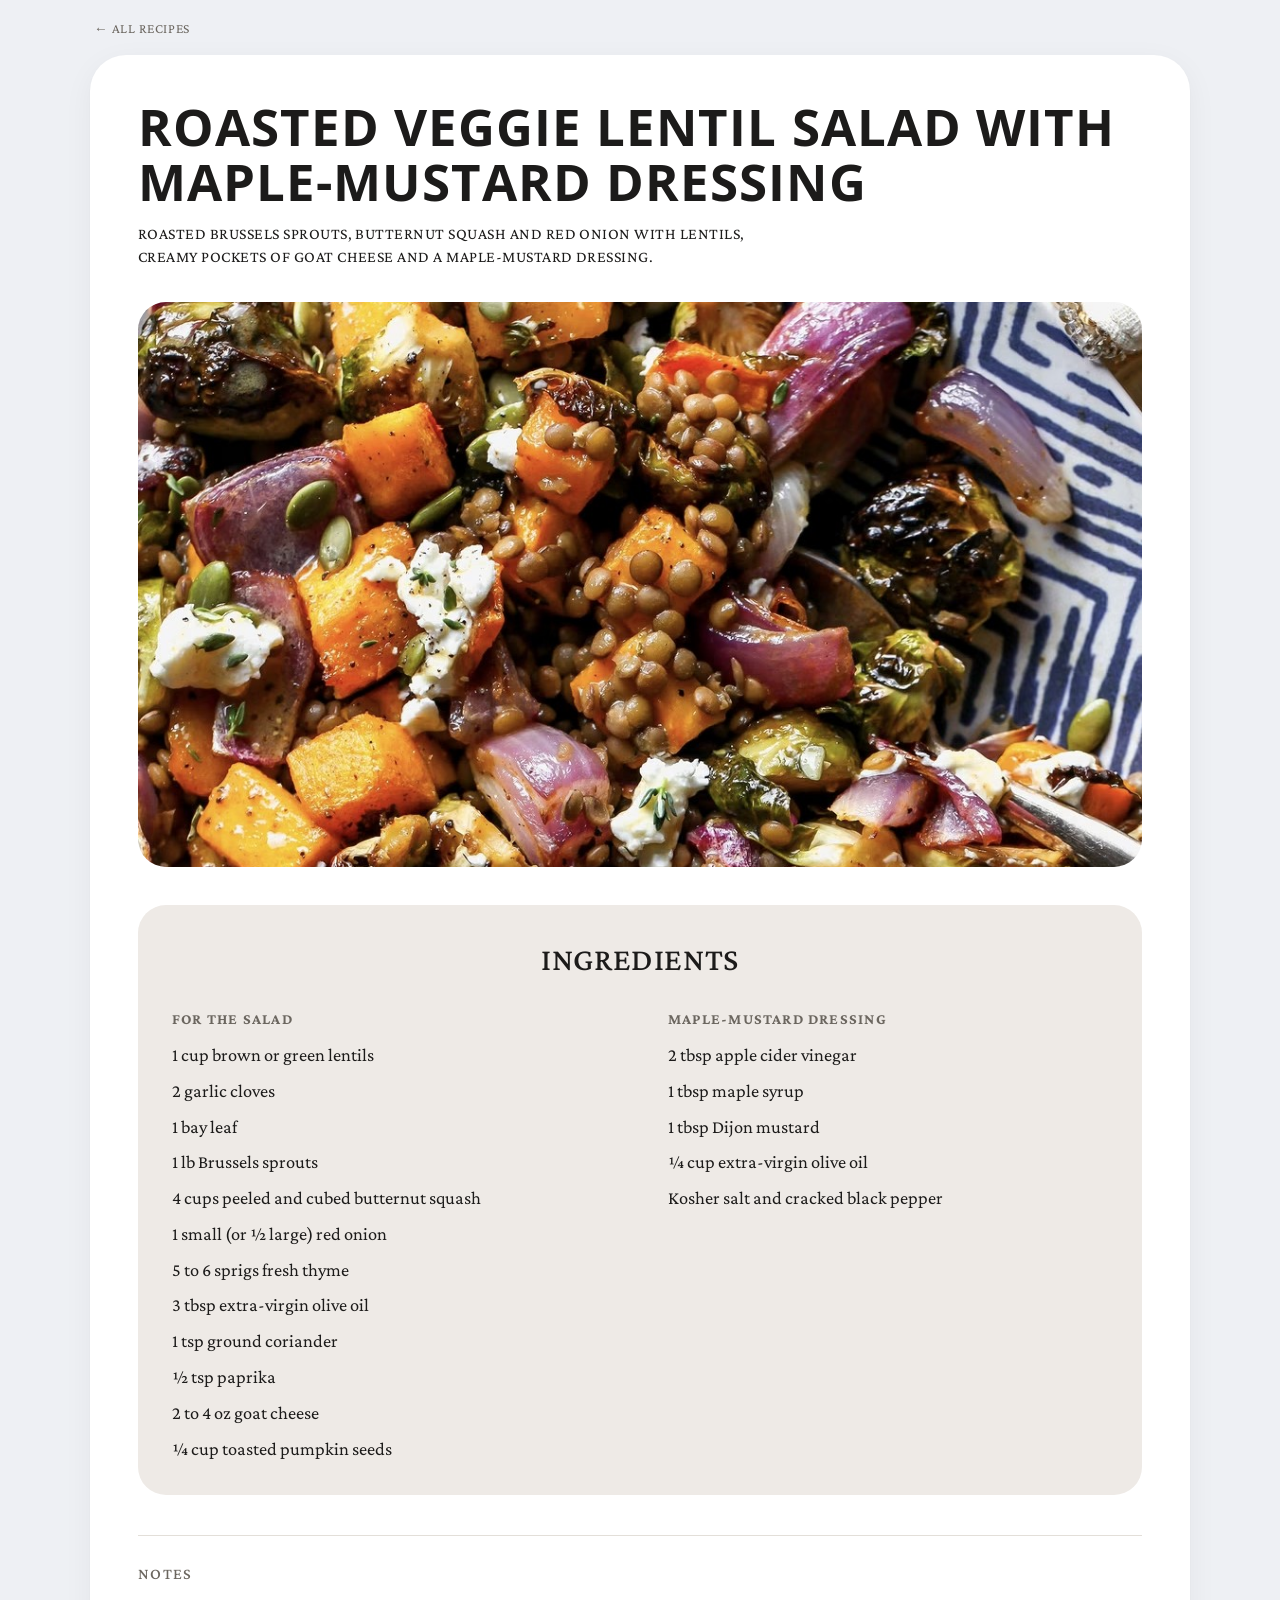
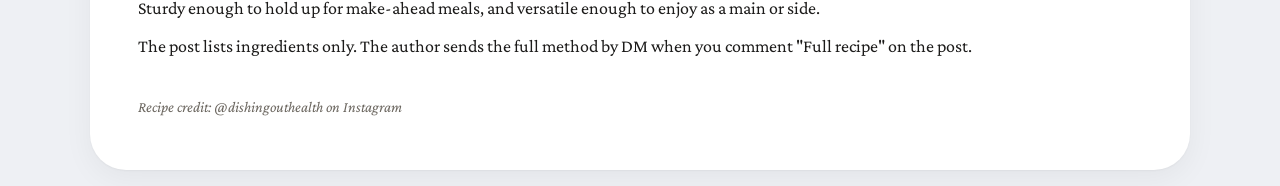
<file: site/recipes/roasted-veggie-lentil-salad.html>
<!doctype html>
<html lang="en">
<head>
<meta charset="utf-8">
<meta name="viewport" content="width=device-width, initial-scale=1">
<title>Roasted Veggie Lentil Salad with Maple-Mustard Dressing · My Cookbook</title>
<meta name="description" content="Roasted Brussels sprouts, butternut squash and red onion with lentils, creamy pockets of goat cheese and a maple-mustard dressing.">
<link rel="preconnect" href="https://fonts.googleapis.com">
<link rel="preconnect" href="https://fonts.gstatic.com" crossorigin>
<link href="https://fonts.googleapis.com/css2?family=Crimson+Pro:ital,wght@0,400;0,500;0,600;1,400&family=Open+Sans:wght@600;700&display=swap" rel="stylesheet">
<style>
/* ---------- Tokens ---------- */
:root {
  --bg: #eef0f4;
  --card: #ffffff;
  --ink: #1c1b1a;
  --muted: #6b665f;
  --panel: #eeeae6;
  --line: #1c1b1a;
  --soft-line: #e3dfd9;
  --accent: #4f6b35;
  --accent-ink: #ffffff;
  --shadow: 0 1px 2px rgba(20, 20, 20, 0.04), 0 8px 30px rgba(20, 20, 20, 0.05);
  --display: "Open Sans", system-ui, "Segoe UI", Arial, sans-serif;
  --serif: "Crimson Pro", Georgia, "Times New Roman", serif;
}

@media (prefers-color-scheme: dark) {
  :root:not([data-theme="light"]) {
    --bg: #131415;
    --card: #1c1d1f;
    --ink: #efece7;
    --muted: #a39d94;
    --panel: #282623;
    --line: #efece7;
    --soft-line: #34322f;
    --accent: #9dbb7a;
    --accent-ink: #14160f;
    --shadow: 0 1px 2px rgba(0, 0, 0, 0.3), 0 8px 30px rgba(0, 0, 0, 0.25);
    color-scheme: dark;
  }
}

:root[data-theme="dark"] {
  --bg: #131415;
  --card: #1c1d1f;
  --ink: #efece7;
  --muted: #a39d94;
  --panel: #282623;
  --line: #efece7;
  --soft-line: #34322f;
  --accent: #9dbb7a;
  --accent-ink: #14160f;
  --shadow: 0 1px 2px rgba(0, 0, 0, 0.3), 0 8px 30px rgba(0, 0, 0, 0.25);
  color-scheme: dark;
}

/* ---------- Base ---------- */
*, *::before, *::after { box-sizing: border-box; }

html { -webkit-text-size-adjust: 100%; }

body {
  margin: 0;
  background: var(--bg);
  color: var(--ink);
  font-family: var(--serif);
  font-size: 1.125rem;
  line-height: 1.55;
  padding: 16px;
}

img { display: block; max-width: 100%; }
a { color: inherit; }
h1, h2, h3, p, ul, ol, figure { margin: 0; }
ul, ol { padding: 0; list-style: none; }

.wrap { max-width: 1100px; margin: 0 auto; }

.topnav {
  max-width: 1100px;
  margin: 0 auto 14px;
  padding: 0 4px;
  font-size: 1rem;
}
.topnav a {
  text-decoration: none;
  color: var(--muted);
  letter-spacing: 0.04em;
  text-transform: uppercase;
  font-size: 0.85rem;
}
.topnav a:hover { color: var(--ink); }

/* ---------- Recipe sheet ---------- */
.sheet {
  max-width: 1100px;
  margin: 0 auto;
  background: var(--card);
  border-radius: 36px;
  box-shadow: var(--shadow);
  padding: 44px 48px 52px;
}

.sheet-head {
  display: flex;
  justify-content: space-between;
  align-items: flex-start;
  gap: 24px 40px;
  margin-bottom: 34px;
}

.sheet-head h1 {
  font-family: var(--display);
  font-weight: 700;
  font-size: clamp(1.9rem, 4.8vw, 3.2rem);
  line-height: 1.08;
  text-transform: uppercase;
  letter-spacing: 0.02em;
  overflow-wrap: anywhere;
}

.sub {
  margin-top: 14px;
  max-width: 38em;
  text-transform: uppercase;
  letter-spacing: 0.03em;
  font-size: 1rem;
  line-height: 1.4;
}

.meta {
  display: flex;
  flex-direction: column;
  gap: 14px;
  padding-top: 8px;
  flex: none;
}
.meta li {
  display: flex;
  align-items: center;
  gap: 12px;
  font-size: 1.25rem;
  white-space: nowrap;
}
.meta svg { width: 30px; height: 30px; flex: none; }
.meta a.watch {
  display: flex;
  align-items: center;
  gap: 12px;
  color: inherit;
  text-decoration: underline;
  text-decoration-thickness: 1px;
  text-underline-offset: 5px;
}
.meta a.watch:hover { color: var(--accent); }
.meta a.watch:focus-visible { outline: 2px solid var(--accent); outline-offset: 4px; border-radius: 4px; }

.hero {
  border-radius: 28px;
  overflow: hidden;
  aspect-ratio: 16 / 9;
  background: var(--panel);
  margin-bottom: 38px;
}
.hero img { width: 100%; height: 100%; object-fit: cover; }

.cols {
  display: grid;
  grid-template-columns: minmax(0, 0.8fr) minmax(0, 1.2fr);
  gap: 0;
  align-items: stretch;
}

.ingredients {
  background: var(--panel);
  border-radius: 28px;
  padding: 30px 34px 34px;
  align-self: start;
}

/* No method on the post: ingredients span the card in two columns */
.cols.no-steps { grid-template-columns: minmax(0, 1fr); }
.cols.no-steps .ingredients { columns: 2; column-gap: 56px; padding-bottom: 28px; }
.cols.no-steps .ingredients h2 { column-span: all; }
.cols.no-steps .ingredients h3:first-of-type { margin-top: 0; }
.cols.no-steps .ingredients h3 { break-after: avoid; }
.cols.no-steps .ingredients ul { break-inside: avoid; }

.ingredients h2,
.directions h2 {
  font-family: var(--serif);
  font-weight: 500;
  font-size: 2rem;
  letter-spacing: 0.02em;
  text-transform: uppercase;
  text-align: center;
  margin-bottom: 22px;
}

.ingredients h3 {
  font-size: 0.95rem;
  letter-spacing: 0.08em;
  text-transform: uppercase;
  color: var(--muted);
  margin: 20px 0 8px;
}

.ingredients li {
  padding: 5px 0;
  font-size: 1.15rem;
  line-height: 1.4;
}

.directions {
  border-left: 1.5px solid var(--line);
  margin-left: 40px;
  padding: 30px 0 0 40px;
}

.directions ol {
  counter-reset: step;
  display: grid;
  gap: 12px;
}
.directions h3 {
  font-size: 0.95rem;
  letter-spacing: 0.08em;
  text-transform: uppercase;
  color: var(--muted);
  margin: 0 0 12px;
}
.directions ol + h3 { margin-top: 30px; }
.directions li {
  counter-increment: step;
  display: grid;
  grid-template-columns: 1.6em 1fr;
  font-size: 1.15rem;
  line-height: 1.6;
}
.directions li::before {
  content: counter(step) ".";
  font-variant-numeric: tabular-nums;
}

.notes {
  margin-top: 40px;
  padding-top: 26px;
  border-top: 1px solid var(--soft-line);
}
.notes h2 {
  font-size: 1rem;
  letter-spacing: 0.08em;
  text-transform: uppercase;
  color: var(--muted);
  margin-bottom: 8px;
  font-weight: 500;
}
.notes p + p { margin-top: 10px; }

.credit {
  margin-top: 34px;
  font-size: 0.95rem;
  color: var(--muted);
  font-style: italic;
}

/* ---------- Listing page ---------- */
.masthead { padding: 28px 8px 10px; }
.masthead h1 {
  font-family: var(--display);
  font-weight: 700;
  text-transform: uppercase;
  letter-spacing: 0.02em;
  font-size: clamp(2.2rem, 6.5vw, 3.8rem);
  line-height: 1.05;
}
.masthead p {
  margin-top: 12px;
  text-transform: uppercase;
  letter-spacing: 0.04em;
  font-size: 1rem;
  color: var(--muted);
}

.searchbar { margin: 26px 0 14px; }
.searchbar input {
  width: 100%;
  font: inherit;
  font-size: 1.2rem;
  color: var(--ink);
  background: var(--card);
  border: 1.5px solid var(--soft-line);
  border-radius: 999px;
  padding: 15px 24px;
  box-shadow: var(--shadow);
  outline: none;
  -webkit-appearance: none;
  appearance: none;
}
.searchbar input::placeholder { color: var(--muted); opacity: 0.8; }
.searchbar input:focus { border-color: var(--accent); }

.tags { display: flex; flex-wrap: wrap; gap: 8px; margin: 0 0 8px; }
.tags button {
  font: inherit;
  font-size: 0.95rem;
  color: var(--ink);
  background: var(--panel);
  border: 1.5px solid transparent;
  border-radius: 999px;
  padding: 4px 14px;
  cursor: pointer;
}
.tags button[aria-pressed="true"] {
  background: var(--accent);
  color: var(--accent-ink);
}
.tags button:focus-visible { outline: 2px solid var(--accent); outline-offset: 2px; }

.status {
  min-height: 1.6em;
  margin: 10px 4px 14px;
  font-size: 1rem;
  color: var(--muted);
}

.grid {
  display: grid;
  grid-template-columns: repeat(auto-fill, minmax(260px, 1fr));
  gap: 22px;
}

.card {
  background: var(--card);
  border-radius: 28px;
  overflow: hidden;
  box-shadow: var(--shadow);
}
.card[hidden] { display: none; }
.card a {
  display: flex;
  flex-direction: column;
  height: 100%;
  text-decoration: none;
}
.card .thumb {
  aspect-ratio: 4 / 3;
  background: var(--panel);
  overflow: hidden;
  display: grid;
  place-items: center;
}
.card .thumb img { width: 100%; height: 100%; object-fit: cover; transition: transform 0.4s ease; }
.card a:hover .thumb img { transform: scale(1.03); }
.card .thumb .initial {
  font-family: var(--display);
  font-weight: 700;
  font-size: 4rem;
  color: var(--muted);
  opacity: 0.55;
}
.card .body { padding: 18px 22px 22px; }
.card h2 {
  font-family: var(--display);
  font-weight: 700;
  font-size: 1.2rem;
  line-height: 1.2;
  letter-spacing: 0.02em;
  text-transform: uppercase;
}
.card .desc {
  margin-top: 8px;
  font-size: 1rem;
  line-height: 1.4;
  color: var(--muted);
  display: -webkit-box;
  -webkit-line-clamp: 2;
  -webkit-box-orient: vertical;
  overflow: hidden;
}
.card .facts {
  margin-top: 12px;
  display: flex;
  flex-wrap: wrap;
  gap: 4px 14px;
  font-size: 0.95rem;
}
.card .chips { margin-top: 10px; display: flex; flex-wrap: wrap; gap: 6px; }
.card .chips span {
  font-size: 0.82rem;
  background: var(--panel);
  border-radius: 999px;
  padding: 1px 10px;
}

.empty {
  text-align: center;
  color: var(--muted);
  padding: 50px 10px;
}
.empty[hidden] { display: none; }

footer.site {
  max-width: 1100px;
  margin: 36px auto 8px;
  text-align: center;
  font-size: 0.9rem;
  color: var(--muted);
}

/* ---------- Small screens ---------- */
@media (max-width: 760px) {
  body { padding: 16px; font-size: 1.06rem; }
  .sheet { border-radius: 28px; padding: 26px 20px 34px; }
  .sheet-head { flex-direction: column; gap: 18px; margin-bottom: 24px; }
  .meta { flex-direction: row; flex-wrap: wrap; gap: 8px 22px; padding-top: 0; }
  .meta li { font-size: 1.1rem; }
  .meta svg { width: 26px; height: 26px; }
  .hero { aspect-ratio: 4 / 3; border-radius: 22px; margin-bottom: 26px; }
  .cols { grid-template-columns: 1fr; gap: 30px; }
  .cols.no-steps .ingredients { columns: 1; }
  .ingredients { border-radius: 22px; padding: 24px 22px 26px; }
  .directions { border-left: 0; margin-left: 0; padding: 0; }
  .ingredients h2, .directions h2 { font-size: 1.7rem; }
}

/* ---------- Print ---------- */
@media print {
  body { background: #fff; padding: 0; color: #000; }
  .topnav, footer.site { display: none; }
  .sheet { box-shadow: none; border-radius: 0; padding: 0; background: #fff; }
  .hero { aspect-ratio: 16 / 7; }
  .ingredients { background: #f1eeea; }
}

</style>
</head>
<body>
<nav class="topnav"><a href="../index.html">&larr; All recipes</a></nav>
<main class="sheet">
  <header class="sheet-head">
    <div>
      <h1>Roasted Veggie Lentil Salad with Maple-Mustard Dressing</h1>
      <p class="sub">Roasted Brussels sprouts, butternut squash and red onion with lentils, creamy pockets of goat cheese and a maple-mustard dressing.</p>
    </div>
    
  </header>
  <figure class="hero"><img src="../images/roasted-veggie-lentil-salad.jpg" alt="Roasted Veggie Lentil Salad with Maple-Mustard Dressing"></figure>
  <div class="cols no-steps">
    <section class="ingredients">
      <h2>Ingredients</h2>
      <h3>For the salad</h3><ul><li>1 cup brown or green lentils</li><li>2 garlic cloves</li><li>1 bay leaf</li><li>1 lb Brussels sprouts</li><li>4 cups peeled and cubed butternut squash</li><li>1 small (or ½ large) red onion</li><li>5 to 6 sprigs fresh thyme</li><li>3 tbsp extra-virgin olive oil</li><li>1 tsp ground coriander</li><li>½ tsp paprika</li><li>2 to 4 oz goat cheese</li><li>¼ cup toasted pumpkin seeds</li></ul><h3>Maple-mustard dressing</h3><ul><li>2 tbsp apple cider vinegar</li><li>1 tbsp maple syrup</li><li>1 tbsp Dijon mustard</li><li>¼ cup extra-virgin olive oil</li><li>Kosher salt and cracked black pepper</li></ul>
    </section>
    
  </div>
  <section class="notes"><h2>Notes</h2><p>Sturdy enough to hold up for make-ahead meals, and versatile enough to enjoy as a main or side.</p><p>The post lists ingredients only. The author sends the full method by DM when you comment &quot;Full recipe&quot; on the post.</p></section>
  <p class="credit">Recipe credit: @dishingouthealth on Instagram</p>
</main>
</body>
</html>
</file>
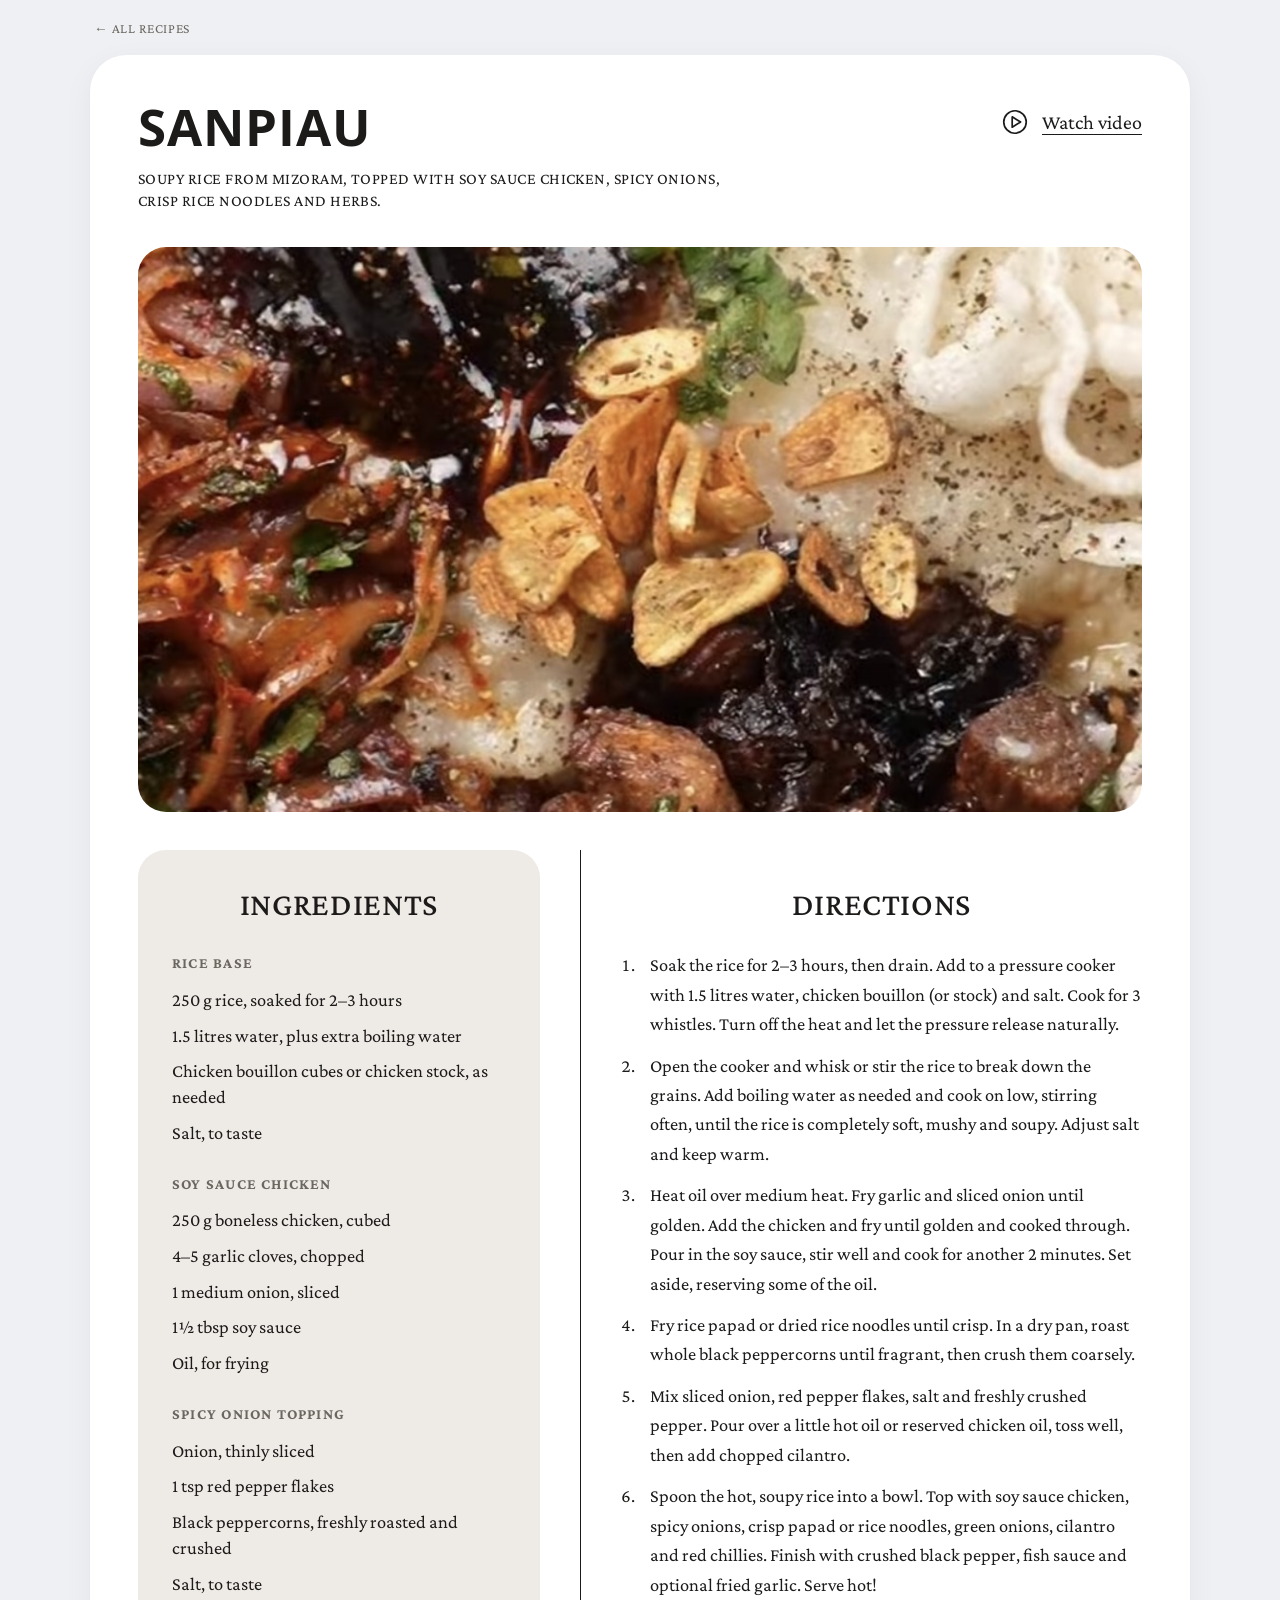
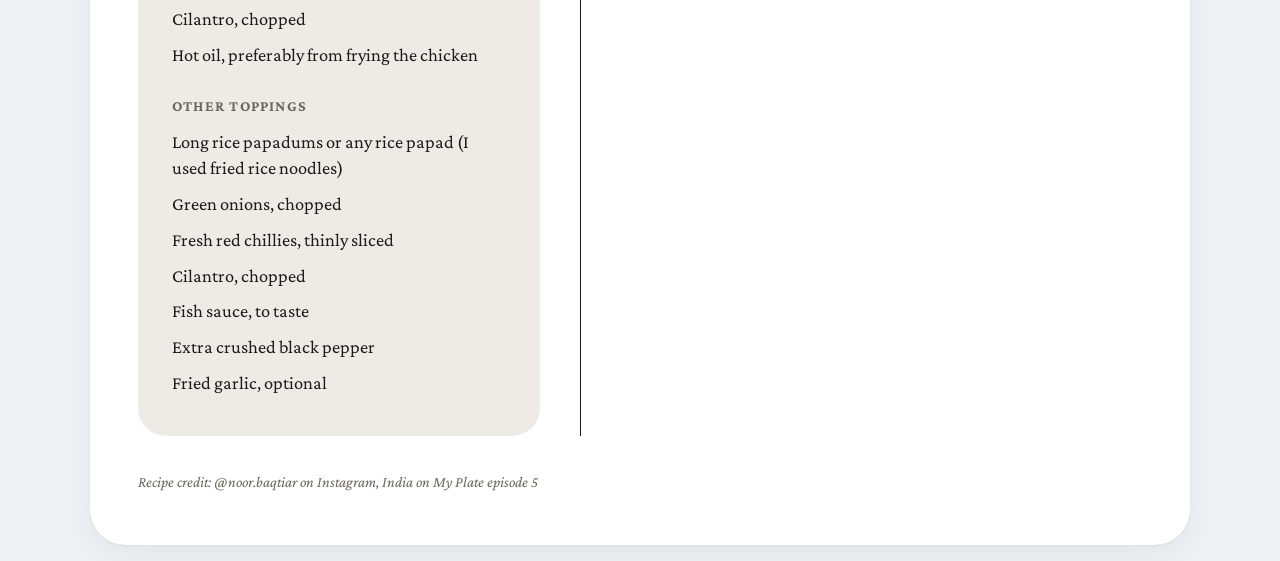
<file: site/recipes/sanpiau.html>
<!doctype html>
<html lang="en">
<head>
<meta charset="utf-8">
<meta name="viewport" content="width=device-width, initial-scale=1">
<title>Sanpiau · My Cookbook</title>
<meta name="description" content="Soupy rice from Mizoram, topped with soy sauce chicken, spicy onions, crisp rice noodles and herbs.">
<link rel="preconnect" href="https://fonts.googleapis.com">
<link rel="preconnect" href="https://fonts.gstatic.com" crossorigin>
<link href="https://fonts.googleapis.com/css2?family=Crimson+Pro:ital,wght@0,400;0,500;0,600;1,400&family=Open+Sans:wght@600;700&display=swap" rel="stylesheet">
<style>
/* ---------- Tokens ---------- */
:root {
  --bg: #eef0f4;
  --card: #ffffff;
  --ink: #1c1b1a;
  --muted: #6b665f;
  --panel: #eeeae6;
  --line: #1c1b1a;
  --soft-line: #e3dfd9;
  --accent: #4f6b35;
  --accent-ink: #ffffff;
  --shadow: 0 1px 2px rgba(20, 20, 20, 0.04), 0 8px 30px rgba(20, 20, 20, 0.05);
  --display: "Open Sans", system-ui, "Segoe UI", Arial, sans-serif;
  --serif: "Crimson Pro", Georgia, "Times New Roman", serif;
}

@media (prefers-color-scheme: dark) {
  :root:not([data-theme="light"]) {
    --bg: #131415;
    --card: #1c1d1f;
    --ink: #efece7;
    --muted: #a39d94;
    --panel: #282623;
    --line: #efece7;
    --soft-line: #34322f;
    --accent: #9dbb7a;
    --accent-ink: #14160f;
    --shadow: 0 1px 2px rgba(0, 0, 0, 0.3), 0 8px 30px rgba(0, 0, 0, 0.25);
    color-scheme: dark;
  }
}

:root[data-theme="dark"] {
  --bg: #131415;
  --card: #1c1d1f;
  --ink: #efece7;
  --muted: #a39d94;
  --panel: #282623;
  --line: #efece7;
  --soft-line: #34322f;
  --accent: #9dbb7a;
  --accent-ink: #14160f;
  --shadow: 0 1px 2px rgba(0, 0, 0, 0.3), 0 8px 30px rgba(0, 0, 0, 0.25);
  color-scheme: dark;
}

/* ---------- Base ---------- */
*, *::before, *::after { box-sizing: border-box; }

html { -webkit-text-size-adjust: 100%; }

body {
  margin: 0;
  background: var(--bg);
  color: var(--ink);
  font-family: var(--serif);
  font-size: 1.125rem;
  line-height: 1.55;
  padding: 16px;
}

img { display: block; max-width: 100%; }
a { color: inherit; }
h1, h2, h3, p, ul, ol, figure { margin: 0; }
ul, ol { padding: 0; list-style: none; }

.wrap { max-width: 1100px; margin: 0 auto; }

.topnav {
  max-width: 1100px;
  margin: 0 auto 14px;
  padding: 0 4px;
  font-size: 1rem;
}
.topnav a {
  text-decoration: none;
  color: var(--muted);
  letter-spacing: 0.04em;
  text-transform: uppercase;
  font-size: 0.85rem;
}
.topnav a:hover { color: var(--ink); }

/* ---------- Recipe sheet ---------- */
.sheet {
  max-width: 1100px;
  margin: 0 auto;
  background: var(--card);
  border-radius: 36px;
  box-shadow: var(--shadow);
  padding: 44px 48px 52px;
}

.sheet-head {
  display: flex;
  justify-content: space-between;
  align-items: flex-start;
  gap: 24px 40px;
  margin-bottom: 34px;
}

.sheet-head h1 {
  font-family: var(--display);
  font-weight: 700;
  font-size: clamp(1.9rem, 4.8vw, 3.2rem);
  line-height: 1.08;
  text-transform: uppercase;
  letter-spacing: 0.02em;
  overflow-wrap: anywhere;
}

.sub {
  margin-top: 14px;
  max-width: 38em;
  text-transform: uppercase;
  letter-spacing: 0.03em;
  font-size: 1rem;
  line-height: 1.4;
}

.meta {
  display: flex;
  flex-direction: column;
  gap: 14px;
  padding-top: 8px;
  flex: none;
}
.meta li {
  display: flex;
  align-items: center;
  gap: 12px;
  font-size: 1.25rem;
  white-space: nowrap;
}
.meta svg { width: 30px; height: 30px; flex: none; }
.meta a.watch {
  display: flex;
  align-items: center;
  gap: 12px;
  color: inherit;
  text-decoration: underline;
  text-decoration-thickness: 1px;
  text-underline-offset: 5px;
}
.meta a.watch:hover { color: var(--accent); }
.meta a.watch:focus-visible { outline: 2px solid var(--accent); outline-offset: 4px; border-radius: 4px; }

.hero {
  border-radius: 28px;
  overflow: hidden;
  aspect-ratio: 16 / 9;
  background: var(--panel);
  margin-bottom: 38px;
}
.hero img { width: 100%; height: 100%; object-fit: cover; }

.cols {
  display: grid;
  grid-template-columns: minmax(0, 0.8fr) minmax(0, 1.2fr);
  gap: 0;
  align-items: stretch;
}

.ingredients {
  background: var(--panel);
  border-radius: 28px;
  padding: 30px 34px 34px;
  align-self: start;
}

/* No method on the post: ingredients span the card in two columns */
.cols.no-steps { grid-template-columns: minmax(0, 1fr); }
.cols.no-steps .ingredients { columns: 2; column-gap: 56px; padding-bottom: 28px; }
.cols.no-steps .ingredients h2 { column-span: all; }
.cols.no-steps .ingredients h3:first-of-type { margin-top: 0; }
.cols.no-steps .ingredients h3 { break-after: avoid; }
.cols.no-steps .ingredients ul { break-inside: avoid; }

.ingredients h2,
.directions h2 {
  font-family: var(--serif);
  font-weight: 500;
  font-size: 2rem;
  letter-spacing: 0.02em;
  text-transform: uppercase;
  text-align: center;
  margin-bottom: 22px;
}

.ingredients h3 {
  font-size: 0.95rem;
  letter-spacing: 0.08em;
  text-transform: uppercase;
  color: var(--muted);
  margin: 20px 0 8px;
}

.ingredients li {
  padding: 5px 0;
  font-size: 1.15rem;
  line-height: 1.4;
}

.directions {
  border-left: 1.5px solid var(--line);
  margin-left: 40px;
  padding: 30px 0 0 40px;
}

.directions ol {
  counter-reset: step;
  display: grid;
  gap: 12px;
}
.directions h3 {
  font-size: 0.95rem;
  letter-spacing: 0.08em;
  text-transform: uppercase;
  color: var(--muted);
  margin: 0 0 12px;
}
.directions ol + h3 { margin-top: 30px; }
.directions li {
  counter-increment: step;
  display: grid;
  grid-template-columns: 1.6em 1fr;
  font-size: 1.15rem;
  line-height: 1.6;
}
.directions li::before {
  content: counter(step) ".";
  font-variant-numeric: tabular-nums;
}

.notes {
  margin-top: 40px;
  padding-top: 26px;
  border-top: 1px solid var(--soft-line);
}
.notes h2 {
  font-size: 1rem;
  letter-spacing: 0.08em;
  text-transform: uppercase;
  color: var(--muted);
  margin-bottom: 8px;
  font-weight: 500;
}
.notes p + p { margin-top: 10px; }

.credit {
  margin-top: 34px;
  font-size: 0.95rem;
  color: var(--muted);
  font-style: italic;
}

/* ---------- Listing page ---------- */
.masthead { padding: 28px 8px 10px; }
.masthead h1 {
  font-family: var(--display);
  font-weight: 700;
  text-transform: uppercase;
  letter-spacing: 0.02em;
  font-size: clamp(2.2rem, 6.5vw, 3.8rem);
  line-height: 1.05;
}
.masthead p {
  margin-top: 12px;
  text-transform: uppercase;
  letter-spacing: 0.04em;
  font-size: 1rem;
  color: var(--muted);
}

.searchbar { margin: 26px 0 14px; }
.searchbar input {
  width: 100%;
  font: inherit;
  font-size: 1.2rem;
  color: var(--ink);
  background: var(--card);
  border: 1.5px solid var(--soft-line);
  border-radius: 999px;
  padding: 15px 24px;
  box-shadow: var(--shadow);
  outline: none;
  -webkit-appearance: none;
  appearance: none;
}
.searchbar input::placeholder { color: var(--muted); opacity: 0.8; }
.searchbar input:focus { border-color: var(--accent); }

.tags { display: flex; flex-wrap: wrap; gap: 8px; margin: 0 0 8px; }
.tags button {
  font: inherit;
  font-size: 0.95rem;
  color: var(--ink);
  background: var(--panel);
  border: 1.5px solid transparent;
  border-radius: 999px;
  padding: 4px 14px;
  cursor: pointer;
}
.tags button[aria-pressed="true"] {
  background: var(--accent);
  color: var(--accent-ink);
}
.tags button:focus-visible { outline: 2px solid var(--accent); outline-offset: 2px; }

.status {
  min-height: 1.6em;
  margin: 10px 4px 14px;
  font-size: 1rem;
  color: var(--muted);
}

.grid {
  display: grid;
  grid-template-columns: repeat(auto-fill, minmax(260px, 1fr));
  gap: 22px;
}

.card {
  background: var(--card);
  border-radius: 28px;
  overflow: hidden;
  box-shadow: var(--shadow);
}
.card[hidden] { display: none; }
.card a {
  display: flex;
  flex-direction: column;
  height: 100%;
  text-decoration: none;
}
.card .thumb {
  aspect-ratio: 4 / 3;
  background: var(--panel);
  overflow: hidden;
  display: grid;
  place-items: center;
}
.card .thumb img { width: 100%; height: 100%; object-fit: cover; transition: transform 0.4s ease; }
.card a:hover .thumb img { transform: scale(1.03); }
.card .thumb .initial {
  font-family: var(--display);
  font-weight: 700;
  font-size: 4rem;
  color: var(--muted);
  opacity: 0.55;
}
.card .body { padding: 18px 22px 22px; }
.card h2 {
  font-family: var(--display);
  font-weight: 700;
  font-size: 1.2rem;
  line-height: 1.2;
  letter-spacing: 0.02em;
  text-transform: uppercase;
}
.card .desc {
  margin-top: 8px;
  font-size: 1rem;
  line-height: 1.4;
  color: var(--muted);
  display: -webkit-box;
  -webkit-line-clamp: 2;
  -webkit-box-orient: vertical;
  overflow: hidden;
}
.card .facts {
  margin-top: 12px;
  display: flex;
  flex-wrap: wrap;
  gap: 4px 14px;
  font-size: 0.95rem;
}
.card .chips { margin-top: 10px; display: flex; flex-wrap: wrap; gap: 6px; }
.card .chips span {
  font-size: 0.82rem;
  background: var(--panel);
  border-radius: 999px;
  padding: 1px 10px;
}

.empty {
  text-align: center;
  color: var(--muted);
  padding: 50px 10px;
}
.empty[hidden] { display: none; }

footer.site {
  max-width: 1100px;
  margin: 36px auto 8px;
  text-align: center;
  font-size: 0.9rem;
  color: var(--muted);
}

/* ---------- Small screens ---------- */
@media (max-width: 760px) {
  body { padding: 16px; font-size: 1.06rem; }
  .sheet { border-radius: 28px; padding: 26px 20px 34px; }
  .sheet-head { flex-direction: column; gap: 18px; margin-bottom: 24px; }
  .meta { flex-direction: row; flex-wrap: wrap; gap: 8px 22px; padding-top: 0; }
  .meta li { font-size: 1.1rem; }
  .meta svg { width: 26px; height: 26px; }
  .hero { aspect-ratio: 4 / 3; border-radius: 22px; margin-bottom: 26px; }
  .cols { grid-template-columns: 1fr; gap: 30px; }
  .cols.no-steps .ingredients { columns: 1; }
  .ingredients { border-radius: 22px; padding: 24px 22px 26px; }
  .directions { border-left: 0; margin-left: 0; padding: 0; }
  .ingredients h2, .directions h2 { font-size: 1.7rem; }
}

/* ---------- Print ---------- */
@media print {
  body { background: #fff; padding: 0; color: #000; }
  .topnav, footer.site { display: none; }
  .sheet { box-shadow: none; border-radius: 0; padding: 0; background: #fff; }
  .hero { aspect-ratio: 16 / 7; }
  .ingredients { background: #f1eeea; }
}

</style>
</head>
<body>
<nav class="topnav"><a href="../index.html">&larr; All recipes</a></nav>
<main class="sheet">
  <header class="sheet-head">
    <div>
      <h1>Sanpiau</h1>
      <p class="sub">Soupy rice from Mizoram, topped with soy sauce chicken, spicy onions, crisp rice noodles and herbs.</p>
    </div>
    <ul class="meta"><li><a class="watch" href="https://www.instagram.com/reel/DeyAZuNv7IU/" target="_blank" rel="noopener noreferrer"><svg viewBox="0 0 32 32" fill="none" stroke="currentColor" stroke-width="1.8" stroke-linecap="round" stroke-linejoin="round" aria-hidden="true"><circle cx="16" cy="16" r="12"/><path d="M13 10.5v11l9-5.5z"/></svg><span>Watch video</span></a></li></ul>
  </header>
  <figure class="hero"><img src="../images/sanpiau.jpg" alt="Sanpiau"></figure>
  <div class="cols">
    <section class="ingredients">
      <h2>Ingredients</h2>
      <h3>Rice base</h3><ul><li>250 g rice, soaked for 2–3 hours</li><li>1.5 litres water, plus extra boiling water</li><li>Chicken bouillon cubes or chicken stock, as needed</li><li>Salt, to taste</li></ul><h3>Soy sauce chicken</h3><ul><li>250 g boneless chicken, cubed</li><li>4–5 garlic cloves, chopped</li><li>1 medium onion, sliced</li><li>1½ tbsp soy sauce</li><li>Oil, for frying</li></ul><h3>Spicy onion topping</h3><ul><li>Onion, thinly sliced</li><li>1 tsp red pepper flakes</li><li>Black peppercorns, freshly roasted and crushed</li><li>Salt, to taste</li><li>Cilantro, chopped</li><li>Hot oil, preferably from frying the chicken</li></ul><h3>Other toppings</h3><ul><li>Long rice papadums or any rice papad (I used fried rice noodles)</li><li>Green onions, chopped</li><li>Fresh red chillies, thinly sliced</li><li>Cilantro, chopped</li><li>Fish sauce, to taste</li><li>Extra crushed black pepper</li><li>Fried garlic, optional</li></ul>
    </section>
    <section class="directions">
      <h2>Directions</h2>
      <ol><li><span>Soak the rice for 2–3 hours, then drain. Add to a pressure cooker with 1.5 litres water, chicken bouillon (or stock) and salt. Cook for 3 whistles. Turn off the heat and let the pressure release naturally.</span></li><li><span>Open the cooker and whisk or stir the rice to break down the grains. Add boiling water as needed and cook on low, stirring often, until the rice is completely soft, mushy and soupy. Adjust salt and keep warm.</span></li><li><span>Heat oil over medium heat. Fry garlic and sliced onion until golden. Add the chicken and fry until golden and cooked through. Pour in the soy sauce, stir well and cook for another 2 minutes. Set aside, reserving some of the oil.</span></li><li><span>Fry rice papad or dried rice noodles until crisp. In a dry pan, roast whole black peppercorns until fragrant, then crush them coarsely.</span></li><li><span>Mix sliced onion, red pepper flakes, salt and freshly crushed pepper. Pour over a little hot oil or reserved chicken oil, toss well, then add chopped cilantro.</span></li><li><span>Spoon the hot, soupy rice into a bowl. Top with soy sauce chicken, spicy onions, crisp papad or rice noodles, green onions, cilantro and red chillies. Finish with crushed black pepper, fish sauce and optional fried garlic. Serve hot!</span></li></ol>
    </section>
  </div>
  
  <p class="credit">Recipe credit: @noor.baqtiar on Instagram, India on My Plate episode 5</p>
</main>
</body>
</html>
</file>
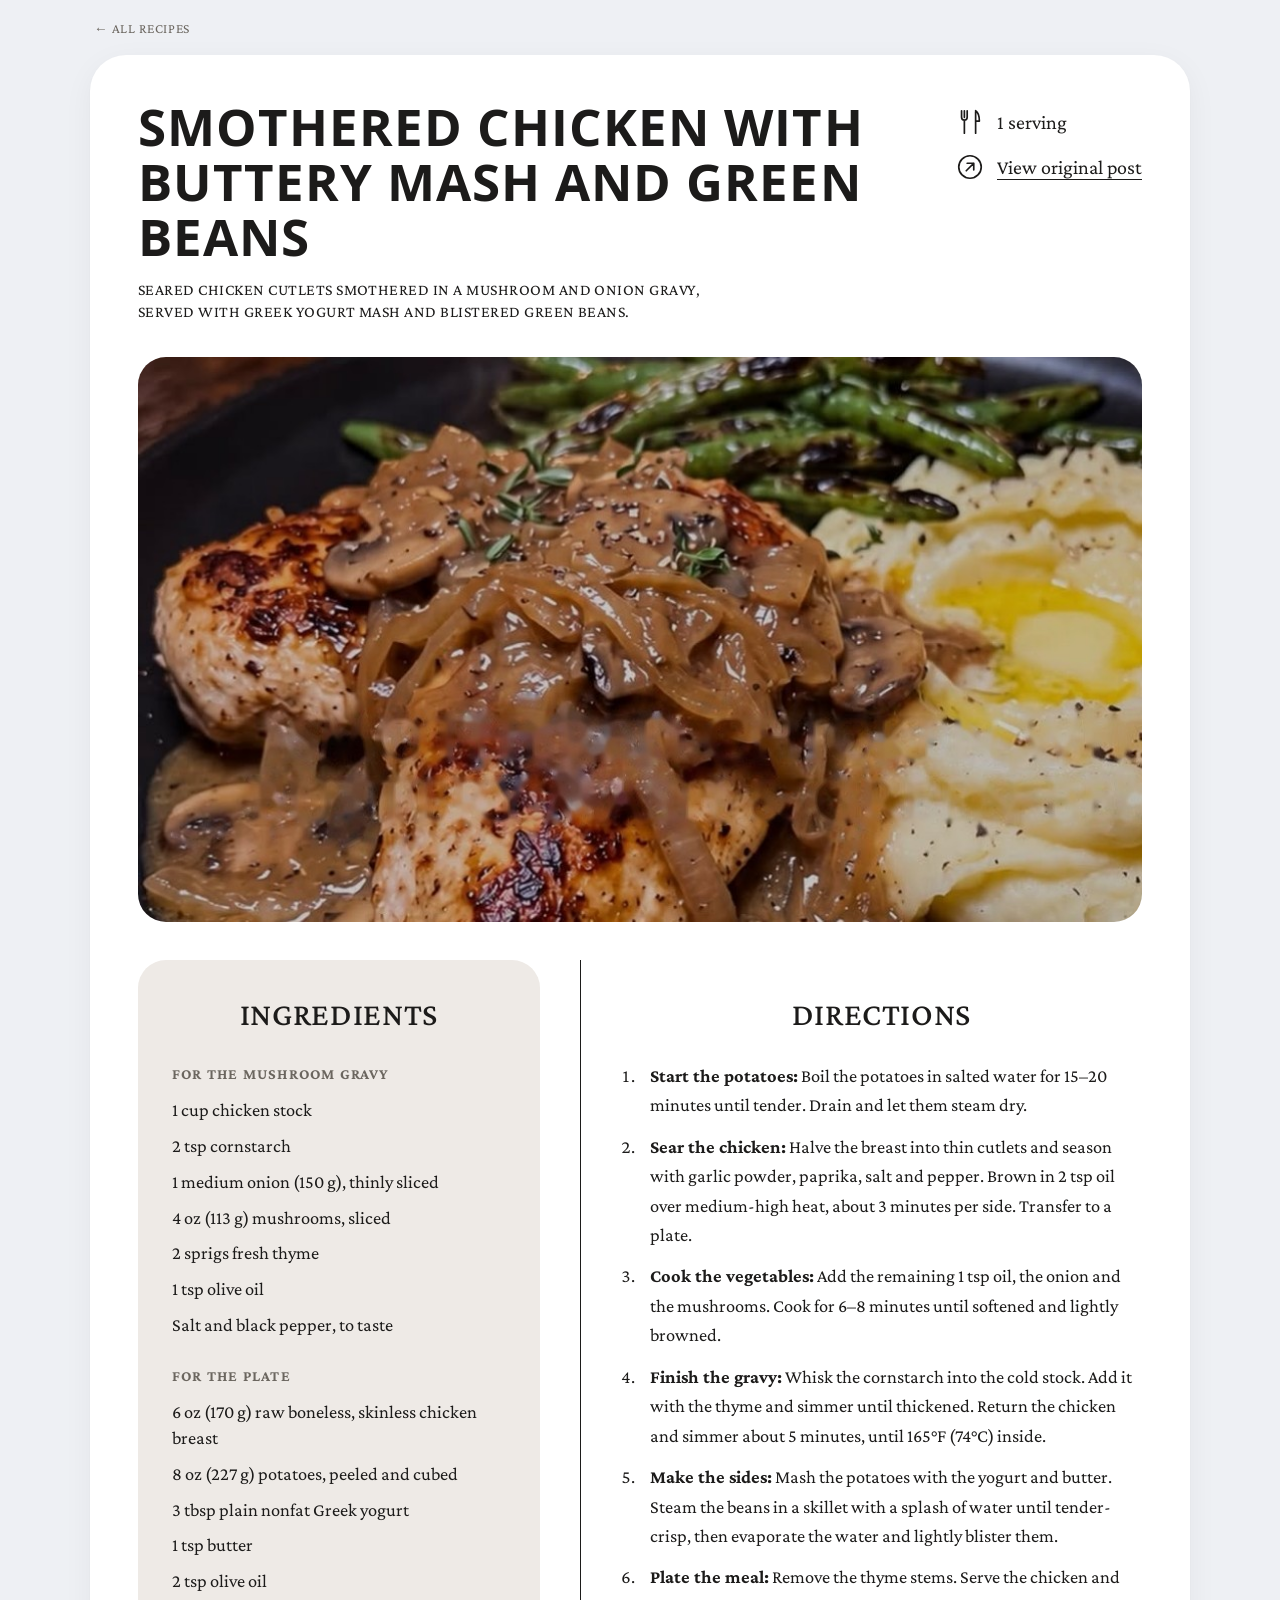
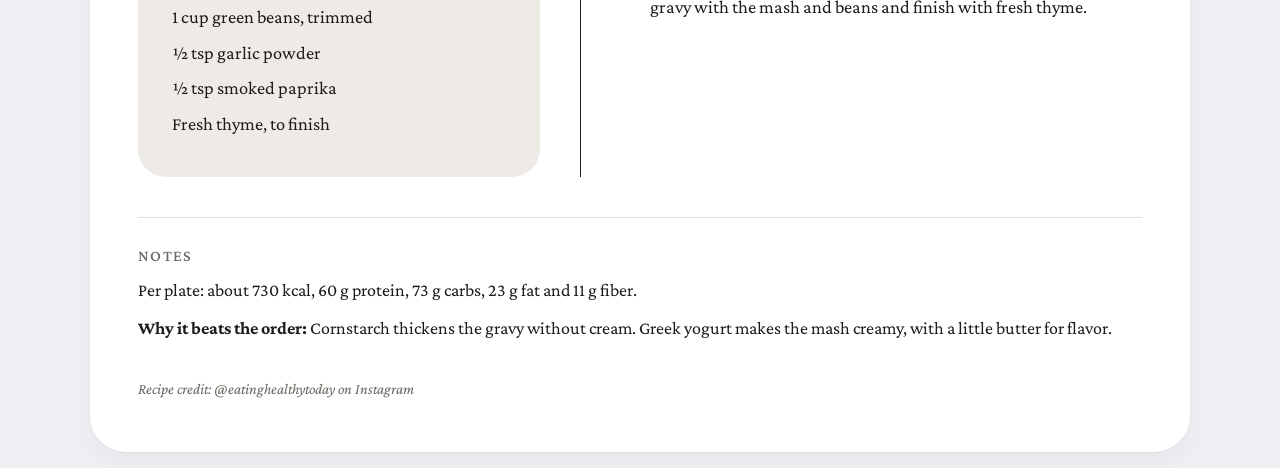
<file: site/recipes/smothered-chicken-mash-green-beans.html>
<!doctype html>
<html lang="en">
<head>
<meta charset="utf-8">
<meta name="viewport" content="width=device-width, initial-scale=1">
<title>Smothered Chicken with Buttery Mash and Green Beans · My Cookbook</title>
<meta name="description" content="Seared chicken cutlets smothered in a mushroom and onion gravy, served with Greek yogurt mash and blistered green beans.">
<link rel="preconnect" href="https://fonts.googleapis.com">
<link rel="preconnect" href="https://fonts.gstatic.com" crossorigin>
<link href="https://fonts.googleapis.com/css2?family=Crimson+Pro:ital,wght@0,400;0,500;0,600;1,400&family=Open+Sans:wght@600;700&display=swap" rel="stylesheet">
<style>
/* ---------- Tokens ---------- */
:root {
  --bg: #eef0f4;
  --card: #ffffff;
  --ink: #1c1b1a;
  --muted: #6b665f;
  --panel: #eeeae6;
  --line: #1c1b1a;
  --soft-line: #e3dfd9;
  --accent: #4f6b35;
  --accent-ink: #ffffff;
  --shadow: 0 1px 2px rgba(20, 20, 20, 0.04), 0 8px 30px rgba(20, 20, 20, 0.05);
  --display: "Open Sans", system-ui, "Segoe UI", Arial, sans-serif;
  --serif: "Crimson Pro", Georgia, "Times New Roman", serif;
}

@media (prefers-color-scheme: dark) {
  :root:not([data-theme="light"]) {
    --bg: #131415;
    --card: #1c1d1f;
    --ink: #efece7;
    --muted: #a39d94;
    --panel: #282623;
    --line: #efece7;
    --soft-line: #34322f;
    --accent: #9dbb7a;
    --accent-ink: #14160f;
    --shadow: 0 1px 2px rgba(0, 0, 0, 0.3), 0 8px 30px rgba(0, 0, 0, 0.25);
    color-scheme: dark;
  }
}

:root[data-theme="dark"] {
  --bg: #131415;
  --card: #1c1d1f;
  --ink: #efece7;
  --muted: #a39d94;
  --panel: #282623;
  --line: #efece7;
  --soft-line: #34322f;
  --accent: #9dbb7a;
  --accent-ink: #14160f;
  --shadow: 0 1px 2px rgba(0, 0, 0, 0.3), 0 8px 30px rgba(0, 0, 0, 0.25);
  color-scheme: dark;
}

/* ---------- Base ---------- */
*, *::before, *::after { box-sizing: border-box; }

html { -webkit-text-size-adjust: 100%; }

body {
  margin: 0;
  background: var(--bg);
  color: var(--ink);
  font-family: var(--serif);
  font-size: 1.125rem;
  line-height: 1.55;
  padding: 16px;
}

img { display: block; max-width: 100%; }
a { color: inherit; }
h1, h2, h3, p, ul, ol, figure { margin: 0; }
ul, ol { padding: 0; list-style: none; }

.wrap { max-width: 1100px; margin: 0 auto; }

.topnav {
  max-width: 1100px;
  margin: 0 auto 14px;
  padding: 0 4px;
  font-size: 1rem;
}
.topnav a {
  text-decoration: none;
  color: var(--muted);
  letter-spacing: 0.04em;
  text-transform: uppercase;
  font-size: 0.85rem;
}
.topnav a:hover { color: var(--ink); }

/* ---------- Recipe sheet ---------- */
.sheet {
  max-width: 1100px;
  margin: 0 auto;
  background: var(--card);
  border-radius: 36px;
  box-shadow: var(--shadow);
  padding: 44px 48px 52px;
}

.sheet-head {
  display: flex;
  justify-content: space-between;
  align-items: flex-start;
  gap: 24px 40px;
  margin-bottom: 34px;
}

.sheet-head h1 {
  font-family: var(--display);
  font-weight: 700;
  font-size: clamp(1.9rem, 4.8vw, 3.2rem);
  line-height: 1.08;
  text-transform: uppercase;
  letter-spacing: 0.02em;
  overflow-wrap: anywhere;
}

.sub {
  margin-top: 14px;
  max-width: 38em;
  text-transform: uppercase;
  letter-spacing: 0.03em;
  font-size: 1rem;
  line-height: 1.4;
}

.meta {
  display: flex;
  flex-direction: column;
  gap: 14px;
  padding-top: 8px;
  flex: none;
}
.meta li {
  display: flex;
  align-items: center;
  gap: 12px;
  font-size: 1.25rem;
  white-space: nowrap;
}
.meta svg { width: 30px; height: 30px; flex: none; }
.meta a.watch {
  display: flex;
  align-items: center;
  gap: 12px;
  color: inherit;
  text-decoration: underline;
  text-decoration-thickness: 1px;
  text-underline-offset: 5px;
}
.meta a.watch:hover { color: var(--accent); }
.meta a.watch:focus-visible { outline: 2px solid var(--accent); outline-offset: 4px; border-radius: 4px; }

.hero {
  border-radius: 28px;
  overflow: hidden;
  aspect-ratio: 16 / 9;
  background: var(--panel);
  margin-bottom: 38px;
}
.hero img { width: 100%; height: 100%; object-fit: cover; }

.cols {
  display: grid;
  grid-template-columns: minmax(0, 0.8fr) minmax(0, 1.2fr);
  gap: 0;
  align-items: stretch;
}

.ingredients {
  background: var(--panel);
  border-radius: 28px;
  padding: 30px 34px 34px;
  align-self: start;
}

/* No method on the post: ingredients span the card in two columns */
.cols.no-steps { grid-template-columns: minmax(0, 1fr); }
.cols.no-steps .ingredients { columns: 2; column-gap: 56px; padding-bottom: 28px; }
.cols.no-steps .ingredients h2 { column-span: all; }
.cols.no-steps .ingredients h3:first-of-type { margin-top: 0; }
.cols.no-steps .ingredients h3 { break-after: avoid; }
.cols.no-steps .ingredients ul { break-inside: avoid; }

.ingredients h2,
.directions h2 {
  font-family: var(--serif);
  font-weight: 500;
  font-size: 2rem;
  letter-spacing: 0.02em;
  text-transform: uppercase;
  text-align: center;
  margin-bottom: 22px;
}

.ingredients h3 {
  font-size: 0.95rem;
  letter-spacing: 0.08em;
  text-transform: uppercase;
  color: var(--muted);
  margin: 20px 0 8px;
}

.ingredients li {
  padding: 5px 0;
  font-size: 1.15rem;
  line-height: 1.4;
}

.directions {
  border-left: 1.5px solid var(--line);
  margin-left: 40px;
  padding: 30px 0 0 40px;
}

.directions ol {
  counter-reset: step;
  display: grid;
  gap: 12px;
}
.directions h3 {
  font-size: 0.95rem;
  letter-spacing: 0.08em;
  text-transform: uppercase;
  color: var(--muted);
  margin: 0 0 12px;
}
.directions ol + h3 { margin-top: 30px; }
.directions li {
  counter-increment: step;
  display: grid;
  grid-template-columns: 1.6em 1fr;
  font-size: 1.15rem;
  line-height: 1.6;
}
.directions li::before {
  content: counter(step) ".";
  font-variant-numeric: tabular-nums;
}

.notes {
  margin-top: 40px;
  padding-top: 26px;
  border-top: 1px solid var(--soft-line);
}
.notes h2 {
  font-size: 1rem;
  letter-spacing: 0.08em;
  text-transform: uppercase;
  color: var(--muted);
  margin-bottom: 8px;
  font-weight: 500;
}
.notes p + p { margin-top: 10px; }

.credit {
  margin-top: 34px;
  font-size: 0.95rem;
  color: var(--muted);
  font-style: italic;
}

/* ---------- Listing page ---------- */
.masthead { padding: 28px 8px 10px; }
.masthead h1 {
  font-family: var(--display);
  font-weight: 700;
  text-transform: uppercase;
  letter-spacing: 0.02em;
  font-size: clamp(2.2rem, 6.5vw, 3.8rem);
  line-height: 1.05;
}
.masthead p {
  margin-top: 12px;
  text-transform: uppercase;
  letter-spacing: 0.04em;
  font-size: 1rem;
  color: var(--muted);
}

.searchbar { margin: 26px 0 14px; }
.searchbar input {
  width: 100%;
  font: inherit;
  font-size: 1.2rem;
  color: var(--ink);
  background: var(--card);
  border: 1.5px solid var(--soft-line);
  border-radius: 999px;
  padding: 15px 24px;
  box-shadow: var(--shadow);
  outline: none;
  -webkit-appearance: none;
  appearance: none;
}
.searchbar input::placeholder { color: var(--muted); opacity: 0.8; }
.searchbar input:focus { border-color: var(--accent); }

.tags { display: flex; flex-wrap: wrap; gap: 8px; margin: 0 0 8px; }
.tags button {
  font: inherit;
  font-size: 0.95rem;
  color: var(--ink);
  background: var(--panel);
  border: 1.5px solid transparent;
  border-radius: 999px;
  padding: 4px 14px;
  cursor: pointer;
}
.tags button[aria-pressed="true"] {
  background: var(--accent);
  color: var(--accent-ink);
}
.tags button:focus-visible { outline: 2px solid var(--accent); outline-offset: 2px; }

.status {
  min-height: 1.6em;
  margin: 10px 4px 14px;
  font-size: 1rem;
  color: var(--muted);
}

.grid {
  display: grid;
  grid-template-columns: repeat(auto-fill, minmax(260px, 1fr));
  gap: 22px;
}

.card {
  background: var(--card);
  border-radius: 28px;
  overflow: hidden;
  box-shadow: var(--shadow);
}
.card[hidden] { display: none; }
.card a {
  display: flex;
  flex-direction: column;
  height: 100%;
  text-decoration: none;
}
.card .thumb {
  aspect-ratio: 4 / 3;
  background: var(--panel);
  overflow: hidden;
  display: grid;
  place-items: center;
}
.card .thumb img { width: 100%; height: 100%; object-fit: cover; transition: transform 0.4s ease; }
.card a:hover .thumb img { transform: scale(1.03); }
.card .thumb .initial {
  font-family: var(--display);
  font-weight: 700;
  font-size: 4rem;
  color: var(--muted);
  opacity: 0.55;
}
.card .body { padding: 18px 22px 22px; }
.card h2 {
  font-family: var(--display);
  font-weight: 700;
  font-size: 1.2rem;
  line-height: 1.2;
  letter-spacing: 0.02em;
  text-transform: uppercase;
}
.card .desc {
  margin-top: 8px;
  font-size: 1rem;
  line-height: 1.4;
  color: var(--muted);
  display: -webkit-box;
  -webkit-line-clamp: 2;
  -webkit-box-orient: vertical;
  overflow: hidden;
}
.card .facts {
  margin-top: 12px;
  display: flex;
  flex-wrap: wrap;
  gap: 4px 14px;
  font-size: 0.95rem;
}
.card .chips { margin-top: 10px; display: flex; flex-wrap: wrap; gap: 6px; }
.card .chips span {
  font-size: 0.82rem;
  background: var(--panel);
  border-radius: 999px;
  padding: 1px 10px;
}

.empty {
  text-align: center;
  color: var(--muted);
  padding: 50px 10px;
}
.empty[hidden] { display: none; }

footer.site {
  max-width: 1100px;
  margin: 36px auto 8px;
  text-align: center;
  font-size: 0.9rem;
  color: var(--muted);
}

/* ---------- Small screens ---------- */
@media (max-width: 760px) {
  body { padding: 16px; font-size: 1.06rem; }
  .sheet { border-radius: 28px; padding: 26px 20px 34px; }
  .sheet-head { flex-direction: column; gap: 18px; margin-bottom: 24px; }
  .meta { flex-direction: row; flex-wrap: wrap; gap: 8px 22px; padding-top: 0; }
  .meta li { font-size: 1.1rem; }
  .meta svg { width: 26px; height: 26px; }
  .hero { aspect-ratio: 4 / 3; border-radius: 22px; margin-bottom: 26px; }
  .cols { grid-template-columns: 1fr; gap: 30px; }
  .cols.no-steps .ingredients { columns: 1; }
  .ingredients { border-radius: 22px; padding: 24px 22px 26px; }
  .directions { border-left: 0; margin-left: 0; padding: 0; }
  .ingredients h2, .directions h2 { font-size: 1.7rem; }
}

/* ---------- Print ---------- */
@media print {
  body { background: #fff; padding: 0; color: #000; }
  .topnav, footer.site { display: none; }
  .sheet { box-shadow: none; border-radius: 0; padding: 0; background: #fff; }
  .hero { aspect-ratio: 16 / 7; }
  .ingredients { background: #f1eeea; }
}

</style>
</head>
<body>
<nav class="topnav"><a href="../index.html">&larr; All recipes</a></nav>
<main class="sheet">
  <header class="sheet-head">
    <div>
      <h1>Smothered Chicken with Buttery Mash and Green Beans</h1>
      <p class="sub">Seared chicken cutlets smothered in a mushroom and onion gravy, served with Greek yogurt mash and blistered green beans.</p>
    </div>
    <ul class="meta"><li><svg viewBox="0 0 32 32" fill="none" stroke="currentColor" stroke-width="1.8" stroke-linecap="round" stroke-linejoin="round" aria-hidden="true"><path d="M7 4v7M10 4v7M13 4v7M7 11a3 3 0 0 0 6 0M10 14v14"/><path d="M22 28V4M22 4c3 2 4 7 4 11h-4"/></svg><span>1 serving</span></li><li><a class="watch" href="https://www.instagram.com/p/DemPTyKjjL4/?img_index=5" target="_blank" rel="noopener noreferrer"><svg viewBox="0 0 32 32" fill="none" stroke="currentColor" stroke-width="1.8" stroke-linecap="round" stroke-linejoin="round" aria-hidden="true"><circle cx="16" cy="16" r="12"/><path d="M12 20l8-8M13 12h7v7"/></svg><span>View original post</span></a></li></ul>
  </header>
  <figure class="hero"><img src="../images/smothered-chicken-mash-green-beans.jpg" alt="Smothered Chicken with Buttery Mash and Green Beans"></figure>
  <div class="cols">
    <section class="ingredients">
      <h2>Ingredients</h2>
      <h3>For the mushroom gravy</h3><ul><li>1 cup chicken stock</li><li>2 tsp cornstarch</li><li>1 medium onion (150 g), thinly sliced</li><li>4 oz (113 g) mushrooms, sliced</li><li>2 sprigs fresh thyme</li><li>1 tsp olive oil</li><li>Salt and black pepper, to taste</li></ul><h3>For the plate</h3><ul><li>6 oz (170 g) raw boneless, skinless chicken breast</li><li>8 oz (227 g) potatoes, peeled and cubed</li><li>3 tbsp plain nonfat Greek yogurt</li><li>1 tsp butter</li><li>2 tsp olive oil</li><li>1 cup green beans, trimmed</li><li>½ tsp garlic powder</li><li>½ tsp smoked paprika</li><li>Fresh thyme, to finish</li></ul>
    </section>
    <section class="directions">
      <h2>Directions</h2>
      <ol><li><span><strong>Start the potatoes:</strong> Boil the potatoes in salted water for 15–20 minutes until tender. Drain and let them steam dry.</span></li><li><span><strong>Sear the chicken:</strong> Halve the breast into thin cutlets and season with garlic powder, paprika, salt and pepper. Brown in 2 tsp oil over medium-high heat, about 3 minutes per side. Transfer to a plate.</span></li><li><span><strong>Cook the vegetables:</strong> Add the remaining 1 tsp oil, the onion and the mushrooms. Cook for 6–8 minutes until softened and lightly browned.</span></li><li><span><strong>Finish the gravy:</strong> Whisk the cornstarch into the cold stock. Add it with the thyme and simmer until thickened. Return the chicken and simmer about 5 minutes, until 165°F (74°C) inside.</span></li><li><span><strong>Make the sides:</strong> Mash the potatoes with the yogurt and butter. Steam the beans in a skillet with a splash of water until tender-crisp, then evaporate the water and lightly blister them.</span></li><li><span><strong>Plate the meal:</strong> Remove the thyme stems. Serve the chicken and gravy with the mash and beans and finish with fresh thyme.</span></li></ol>
    </section>
  </div>
  <section class="notes"><h2>Notes</h2><p>Per plate: about 730 kcal, 60 g protein, 73 g carbs, 23 g fat and 11 g fiber.</p><p><strong>Why it beats the order:</strong> Cornstarch thickens the gravy without cream. Greek yogurt makes the mash creamy, with a little butter for flavor.</p></section>
  <p class="credit">Recipe credit: @eatinghealthytoday on Instagram</p>
</main>
</body>
</html>
</file>
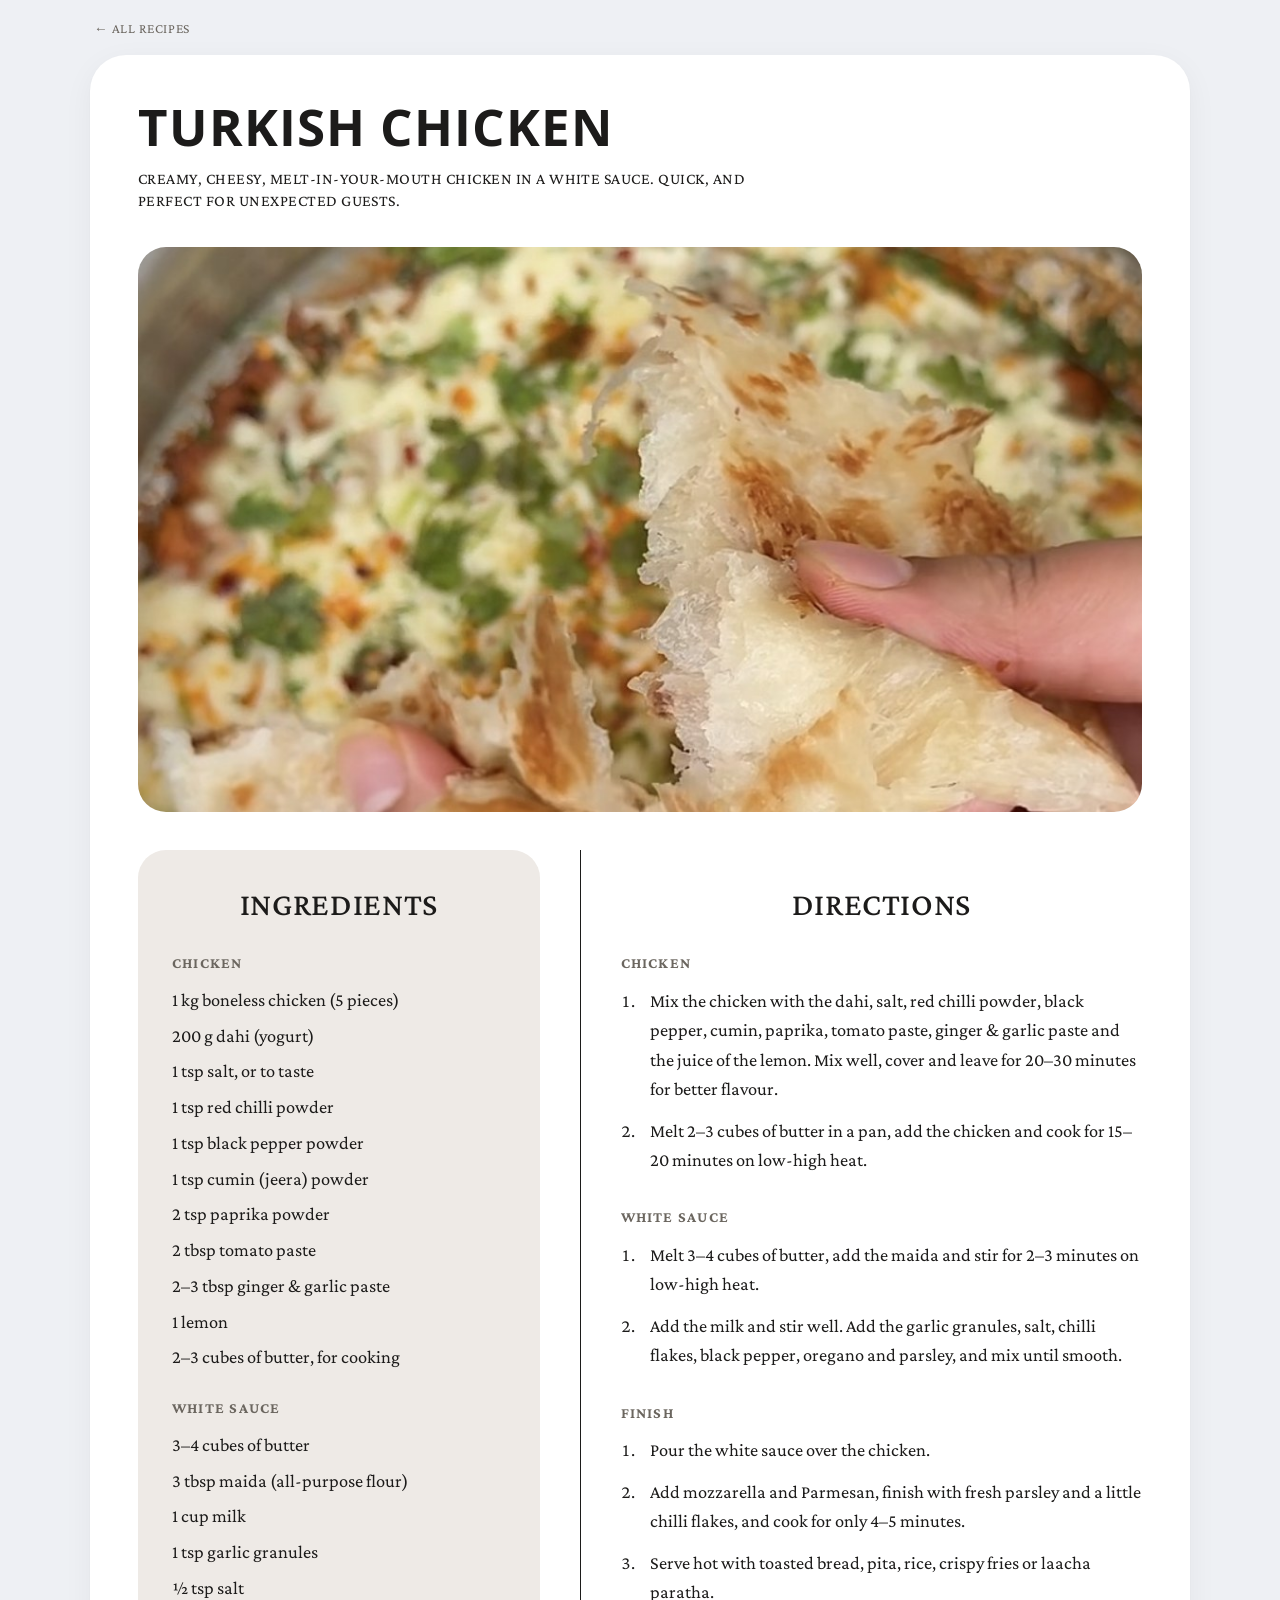
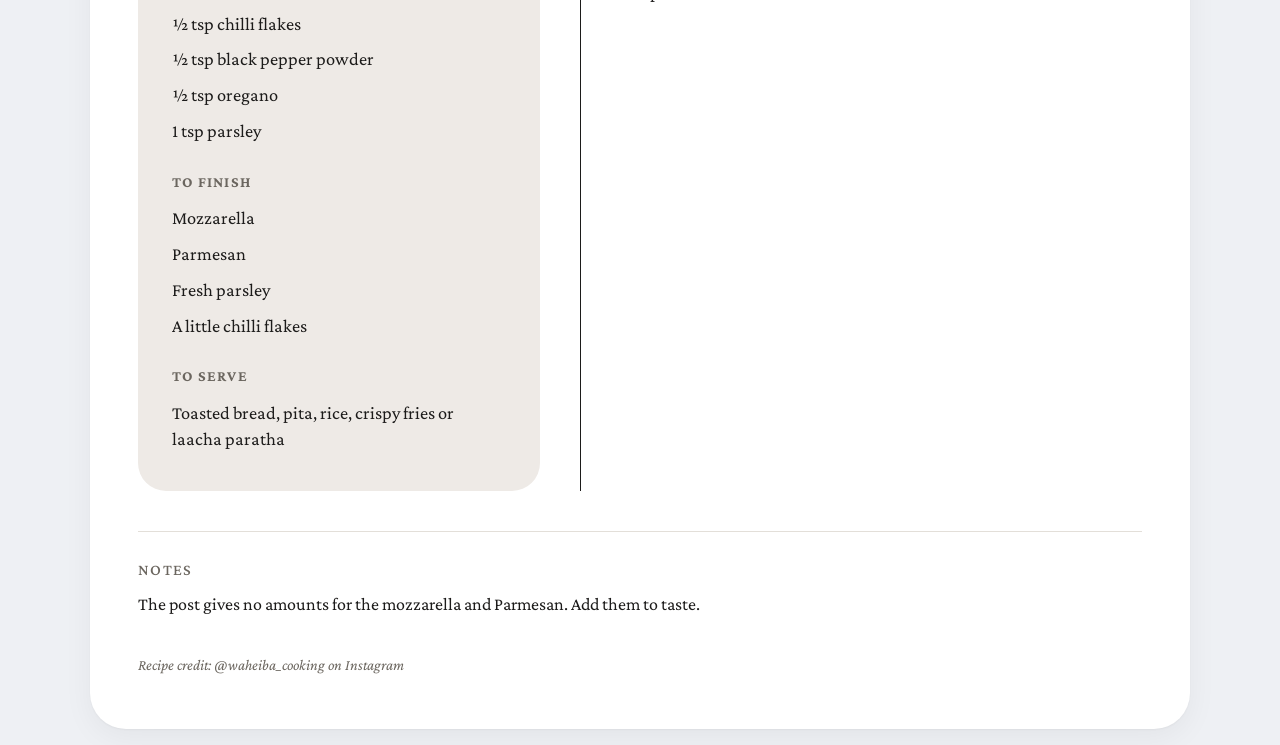
<file: site/recipes/turkish-chicken.html>
<!doctype html>
<html lang="en">
<head>
<meta charset="utf-8">
<meta name="viewport" content="width=device-width, initial-scale=1">
<title>Turkish Chicken · My Cookbook</title>
<meta name="description" content="Creamy, cheesy, melt-in-your-mouth chicken in a white sauce. Quick, and perfect for unexpected guests.">
<link rel="preconnect" href="https://fonts.googleapis.com">
<link rel="preconnect" href="https://fonts.gstatic.com" crossorigin>
<link href="https://fonts.googleapis.com/css2?family=Crimson+Pro:ital,wght@0,400;0,500;0,600;1,400&family=Open+Sans:wght@600;700&display=swap" rel="stylesheet">
<style>
/* ---------- Tokens ---------- */
:root {
  --bg: #eef0f4;
  --card: #ffffff;
  --ink: #1c1b1a;
  --muted: #6b665f;
  --panel: #eeeae6;
  --line: #1c1b1a;
  --soft-line: #e3dfd9;
  --accent: #4f6b35;
  --accent-ink: #ffffff;
  --shadow: 0 1px 2px rgba(20, 20, 20, 0.04), 0 8px 30px rgba(20, 20, 20, 0.05);
  --display: "Open Sans", system-ui, "Segoe UI", Arial, sans-serif;
  --serif: "Crimson Pro", Georgia, "Times New Roman", serif;
}

@media (prefers-color-scheme: dark) {
  :root:not([data-theme="light"]) {
    --bg: #131415;
    --card: #1c1d1f;
    --ink: #efece7;
    --muted: #a39d94;
    --panel: #282623;
    --line: #efece7;
    --soft-line: #34322f;
    --accent: #9dbb7a;
    --accent-ink: #14160f;
    --shadow: 0 1px 2px rgba(0, 0, 0, 0.3), 0 8px 30px rgba(0, 0, 0, 0.25);
    color-scheme: dark;
  }
}

:root[data-theme="dark"] {
  --bg: #131415;
  --card: #1c1d1f;
  --ink: #efece7;
  --muted: #a39d94;
  --panel: #282623;
  --line: #efece7;
  --soft-line: #34322f;
  --accent: #9dbb7a;
  --accent-ink: #14160f;
  --shadow: 0 1px 2px rgba(0, 0, 0, 0.3), 0 8px 30px rgba(0, 0, 0, 0.25);
  color-scheme: dark;
}

/* ---------- Base ---------- */
*, *::before, *::after { box-sizing: border-box; }

html { -webkit-text-size-adjust: 100%; }

body {
  margin: 0;
  background: var(--bg);
  color: var(--ink);
  font-family: var(--serif);
  font-size: 1.125rem;
  line-height: 1.55;
  padding: 16px;
}

img { display: block; max-width: 100%; }
a { color: inherit; }
h1, h2, h3, p, ul, ol, figure { margin: 0; }
ul, ol { padding: 0; list-style: none; }

.wrap { max-width: 1100px; margin: 0 auto; }

.topnav {
  max-width: 1100px;
  margin: 0 auto 14px;
  padding: 0 4px;
  font-size: 1rem;
}
.topnav a {
  text-decoration: none;
  color: var(--muted);
  letter-spacing: 0.04em;
  text-transform: uppercase;
  font-size: 0.85rem;
}
.topnav a:hover { color: var(--ink); }

/* ---------- Recipe sheet ---------- */
.sheet {
  max-width: 1100px;
  margin: 0 auto;
  background: var(--card);
  border-radius: 36px;
  box-shadow: var(--shadow);
  padding: 44px 48px 52px;
}

.sheet-head {
  display: flex;
  justify-content: space-between;
  align-items: flex-start;
  gap: 24px 40px;
  margin-bottom: 34px;
}

.sheet-head h1 {
  font-family: var(--display);
  font-weight: 700;
  font-size: clamp(1.9rem, 4.8vw, 3.2rem);
  line-height: 1.08;
  text-transform: uppercase;
  letter-spacing: 0.02em;
  overflow-wrap: anywhere;
}

.sub {
  margin-top: 14px;
  max-width: 38em;
  text-transform: uppercase;
  letter-spacing: 0.03em;
  font-size: 1rem;
  line-height: 1.4;
}

.meta {
  display: flex;
  flex-direction: column;
  gap: 14px;
  padding-top: 8px;
  flex: none;
}
.meta li {
  display: flex;
  align-items: center;
  gap: 12px;
  font-size: 1.25rem;
  white-space: nowrap;
}
.meta svg { width: 30px; height: 30px; flex: none; }
.meta a.watch {
  display: flex;
  align-items: center;
  gap: 12px;
  color: inherit;
  text-decoration: underline;
  text-decoration-thickness: 1px;
  text-underline-offset: 5px;
}
.meta a.watch:hover { color: var(--accent); }
.meta a.watch:focus-visible { outline: 2px solid var(--accent); outline-offset: 4px; border-radius: 4px; }

.hero {
  border-radius: 28px;
  overflow: hidden;
  aspect-ratio: 16 / 9;
  background: var(--panel);
  margin-bottom: 38px;
}
.hero img { width: 100%; height: 100%; object-fit: cover; }

.cols {
  display: grid;
  grid-template-columns: minmax(0, 0.8fr) minmax(0, 1.2fr);
  gap: 0;
  align-items: stretch;
}

.ingredients {
  background: var(--panel);
  border-radius: 28px;
  padding: 30px 34px 34px;
  align-self: start;
}

/* No method on the post: ingredients span the card in two columns */
.cols.no-steps { grid-template-columns: minmax(0, 1fr); }
.cols.no-steps .ingredients { columns: 2; column-gap: 56px; padding-bottom: 28px; }
.cols.no-steps .ingredients h2 { column-span: all; }
.cols.no-steps .ingredients h3:first-of-type { margin-top: 0; }
.cols.no-steps .ingredients h3 { break-after: avoid; }
.cols.no-steps .ingredients ul { break-inside: avoid; }

.ingredients h2,
.directions h2 {
  font-family: var(--serif);
  font-weight: 500;
  font-size: 2rem;
  letter-spacing: 0.02em;
  text-transform: uppercase;
  text-align: center;
  margin-bottom: 22px;
}

.ingredients h3 {
  font-size: 0.95rem;
  letter-spacing: 0.08em;
  text-transform: uppercase;
  color: var(--muted);
  margin: 20px 0 8px;
}

.ingredients li {
  padding: 5px 0;
  font-size: 1.15rem;
  line-height: 1.4;
}

.directions {
  border-left: 1.5px solid var(--line);
  margin-left: 40px;
  padding: 30px 0 0 40px;
}

.directions ol {
  counter-reset: step;
  display: grid;
  gap: 12px;
}
.directions h3 {
  font-size: 0.95rem;
  letter-spacing: 0.08em;
  text-transform: uppercase;
  color: var(--muted);
  margin: 0 0 12px;
}
.directions ol + h3 { margin-top: 30px; }
.directions li {
  counter-increment: step;
  display: grid;
  grid-template-columns: 1.6em 1fr;
  font-size: 1.15rem;
  line-height: 1.6;
}
.directions li::before {
  content: counter(step) ".";
  font-variant-numeric: tabular-nums;
}

.notes {
  margin-top: 40px;
  padding-top: 26px;
  border-top: 1px solid var(--soft-line);
}
.notes h2 {
  font-size: 1rem;
  letter-spacing: 0.08em;
  text-transform: uppercase;
  color: var(--muted);
  margin-bottom: 8px;
  font-weight: 500;
}
.notes p + p { margin-top: 10px; }

.credit {
  margin-top: 34px;
  font-size: 0.95rem;
  color: var(--muted);
  font-style: italic;
}

/* ---------- Listing page ---------- */
.masthead { padding: 28px 8px 10px; }
.masthead h1 {
  font-family: var(--display);
  font-weight: 700;
  text-transform: uppercase;
  letter-spacing: 0.02em;
  font-size: clamp(2.2rem, 6.5vw, 3.8rem);
  line-height: 1.05;
}
.masthead p {
  margin-top: 12px;
  text-transform: uppercase;
  letter-spacing: 0.04em;
  font-size: 1rem;
  color: var(--muted);
}

.searchbar { margin: 26px 0 14px; }
.searchbar input {
  width: 100%;
  font: inherit;
  font-size: 1.2rem;
  color: var(--ink);
  background: var(--card);
  border: 1.5px solid var(--soft-line);
  border-radius: 999px;
  padding: 15px 24px;
  box-shadow: var(--shadow);
  outline: none;
  -webkit-appearance: none;
  appearance: none;
}
.searchbar input::placeholder { color: var(--muted); opacity: 0.8; }
.searchbar input:focus { border-color: var(--accent); }

.tags { display: flex; flex-wrap: wrap; gap: 8px; margin: 0 0 8px; }
.tags button {
  font: inherit;
  font-size: 0.95rem;
  color: var(--ink);
  background: var(--panel);
  border: 1.5px solid transparent;
  border-radius: 999px;
  padding: 4px 14px;
  cursor: pointer;
}
.tags button[aria-pressed="true"] {
  background: var(--accent);
  color: var(--accent-ink);
}
.tags button:focus-visible { outline: 2px solid var(--accent); outline-offset: 2px; }

.status {
  min-height: 1.6em;
  margin: 10px 4px 14px;
  font-size: 1rem;
  color: var(--muted);
}

.grid {
  display: grid;
  grid-template-columns: repeat(auto-fill, minmax(260px, 1fr));
  gap: 22px;
}

.card {
  background: var(--card);
  border-radius: 28px;
  overflow: hidden;
  box-shadow: var(--shadow);
}
.card[hidden] { display: none; }
.card a {
  display: flex;
  flex-direction: column;
  height: 100%;
  text-decoration: none;
}
.card .thumb {
  aspect-ratio: 4 / 3;
  background: var(--panel);
  overflow: hidden;
  display: grid;
  place-items: center;
}
.card .thumb img { width: 100%; height: 100%; object-fit: cover; transition: transform 0.4s ease; }
.card a:hover .thumb img { transform: scale(1.03); }
.card .thumb .initial {
  font-family: var(--display);
  font-weight: 700;
  font-size: 4rem;
  color: var(--muted);
  opacity: 0.55;
}
.card .body { padding: 18px 22px 22px; }
.card h2 {
  font-family: var(--display);
  font-weight: 700;
  font-size: 1.2rem;
  line-height: 1.2;
  letter-spacing: 0.02em;
  text-transform: uppercase;
}
.card .desc {
  margin-top: 8px;
  font-size: 1rem;
  line-height: 1.4;
  color: var(--muted);
  display: -webkit-box;
  -webkit-line-clamp: 2;
  -webkit-box-orient: vertical;
  overflow: hidden;
}
.card .facts {
  margin-top: 12px;
  display: flex;
  flex-wrap: wrap;
  gap: 4px 14px;
  font-size: 0.95rem;
}
.card .chips { margin-top: 10px; display: flex; flex-wrap: wrap; gap: 6px; }
.card .chips span {
  font-size: 0.82rem;
  background: var(--panel);
  border-radius: 999px;
  padding: 1px 10px;
}

.empty {
  text-align: center;
  color: var(--muted);
  padding: 50px 10px;
}
.empty[hidden] { display: none; }

footer.site {
  max-width: 1100px;
  margin: 36px auto 8px;
  text-align: center;
  font-size: 0.9rem;
  color: var(--muted);
}

/* ---------- Small screens ---------- */
@media (max-width: 760px) {
  body { padding: 16px; font-size: 1.06rem; }
  .sheet { border-radius: 28px; padding: 26px 20px 34px; }
  .sheet-head { flex-direction: column; gap: 18px; margin-bottom: 24px; }
  .meta { flex-direction: row; flex-wrap: wrap; gap: 8px 22px; padding-top: 0; }
  .meta li { font-size: 1.1rem; }
  .meta svg { width: 26px; height: 26px; }
  .hero { aspect-ratio: 4 / 3; border-radius: 22px; margin-bottom: 26px; }
  .cols { grid-template-columns: 1fr; gap: 30px; }
  .cols.no-steps .ingredients { columns: 1; }
  .ingredients { border-radius: 22px; padding: 24px 22px 26px; }
  .directions { border-left: 0; margin-left: 0; padding: 0; }
  .ingredients h2, .directions h2 { font-size: 1.7rem; }
}

/* ---------- Print ---------- */
@media print {
  body { background: #fff; padding: 0; color: #000; }
  .topnav, footer.site { display: none; }
  .sheet { box-shadow: none; border-radius: 0; padding: 0; background: #fff; }
  .hero { aspect-ratio: 16 / 7; }
  .ingredients { background: #f1eeea; }
}

</style>
</head>
<body>
<nav class="topnav"><a href="../index.html">&larr; All recipes</a></nav>
<main class="sheet">
  <header class="sheet-head">
    <div>
      <h1>Turkish Chicken</h1>
      <p class="sub">Creamy, cheesy, melt-in-your-mouth chicken in a white sauce. Quick, and perfect for unexpected guests.</p>
    </div>
    
  </header>
  <figure class="hero"><img src="../images/turkish-chicken.jpg" alt="Turkish Chicken"></figure>
  <div class="cols">
    <section class="ingredients">
      <h2>Ingredients</h2>
      <h3>Chicken</h3><ul><li>1 kg boneless chicken (5 pieces)</li><li>200 g dahi (yogurt)</li><li>1 tsp salt, or to taste</li><li>1 tsp red chilli powder</li><li>1 tsp black pepper powder</li><li>1 tsp cumin (jeera) powder</li><li>2 tsp paprika powder</li><li>2 tbsp tomato paste</li><li>2–3 tbsp ginger &amp; garlic paste</li><li>1 lemon</li><li>2–3 cubes of butter, for cooking</li></ul><h3>White sauce</h3><ul><li>3–4 cubes of butter</li><li>3 tbsp maida (all-purpose flour)</li><li>1 cup milk</li><li>1 tsp garlic granules</li><li>½ tsp salt</li><li>½ tsp chilli flakes</li><li>½ tsp black pepper powder</li><li>½ tsp oregano</li><li>1 tsp parsley</li></ul><h3>To finish</h3><ul><li>Mozzarella</li><li>Parmesan</li><li>Fresh parsley</li><li>A little chilli flakes</li></ul><h3>To serve</h3><ul><li>Toasted bread, pita, rice, crispy fries or laacha paratha</li></ul>
    </section>
    <section class="directions">
      <h2>Directions</h2>
      <h3>Chicken</h3><ol><li><span>Mix the chicken with the dahi, salt, red chilli powder, black pepper, cumin, paprika, tomato paste, ginger &amp; garlic paste and the juice of the lemon. Mix well, cover and leave for 20–30 minutes for better flavour.</span></li><li><span>Melt 2–3 cubes of butter in a pan, add the chicken and cook for 15–20 minutes on low-high heat.</span></li></ol><h3>White sauce</h3><ol><li><span>Melt 3–4 cubes of butter, add the maida and stir for 2–3 minutes on low-high heat.</span></li><li><span>Add the milk and stir well. Add the garlic granules, salt, chilli flakes, black pepper, oregano and parsley, and mix until smooth.</span></li></ol><h3>Finish</h3><ol><li><span>Pour the white sauce over the chicken.</span></li><li><span>Add mozzarella and Parmesan, finish with fresh parsley and a little chilli flakes, and cook for only 4–5 minutes.</span></li><li><span>Serve hot with toasted bread, pita, rice, crispy fries or laacha paratha.</span></li></ol>
    </section>
  </div>
  <section class="notes"><h2>Notes</h2><p>The post gives no amounts for the mozzarella and Parmesan. Add them to taste.</p></section>
  <p class="credit">Recipe credit: @waheiba_cooking on Instagram</p>
</main>
</body>
</html>
</file>
